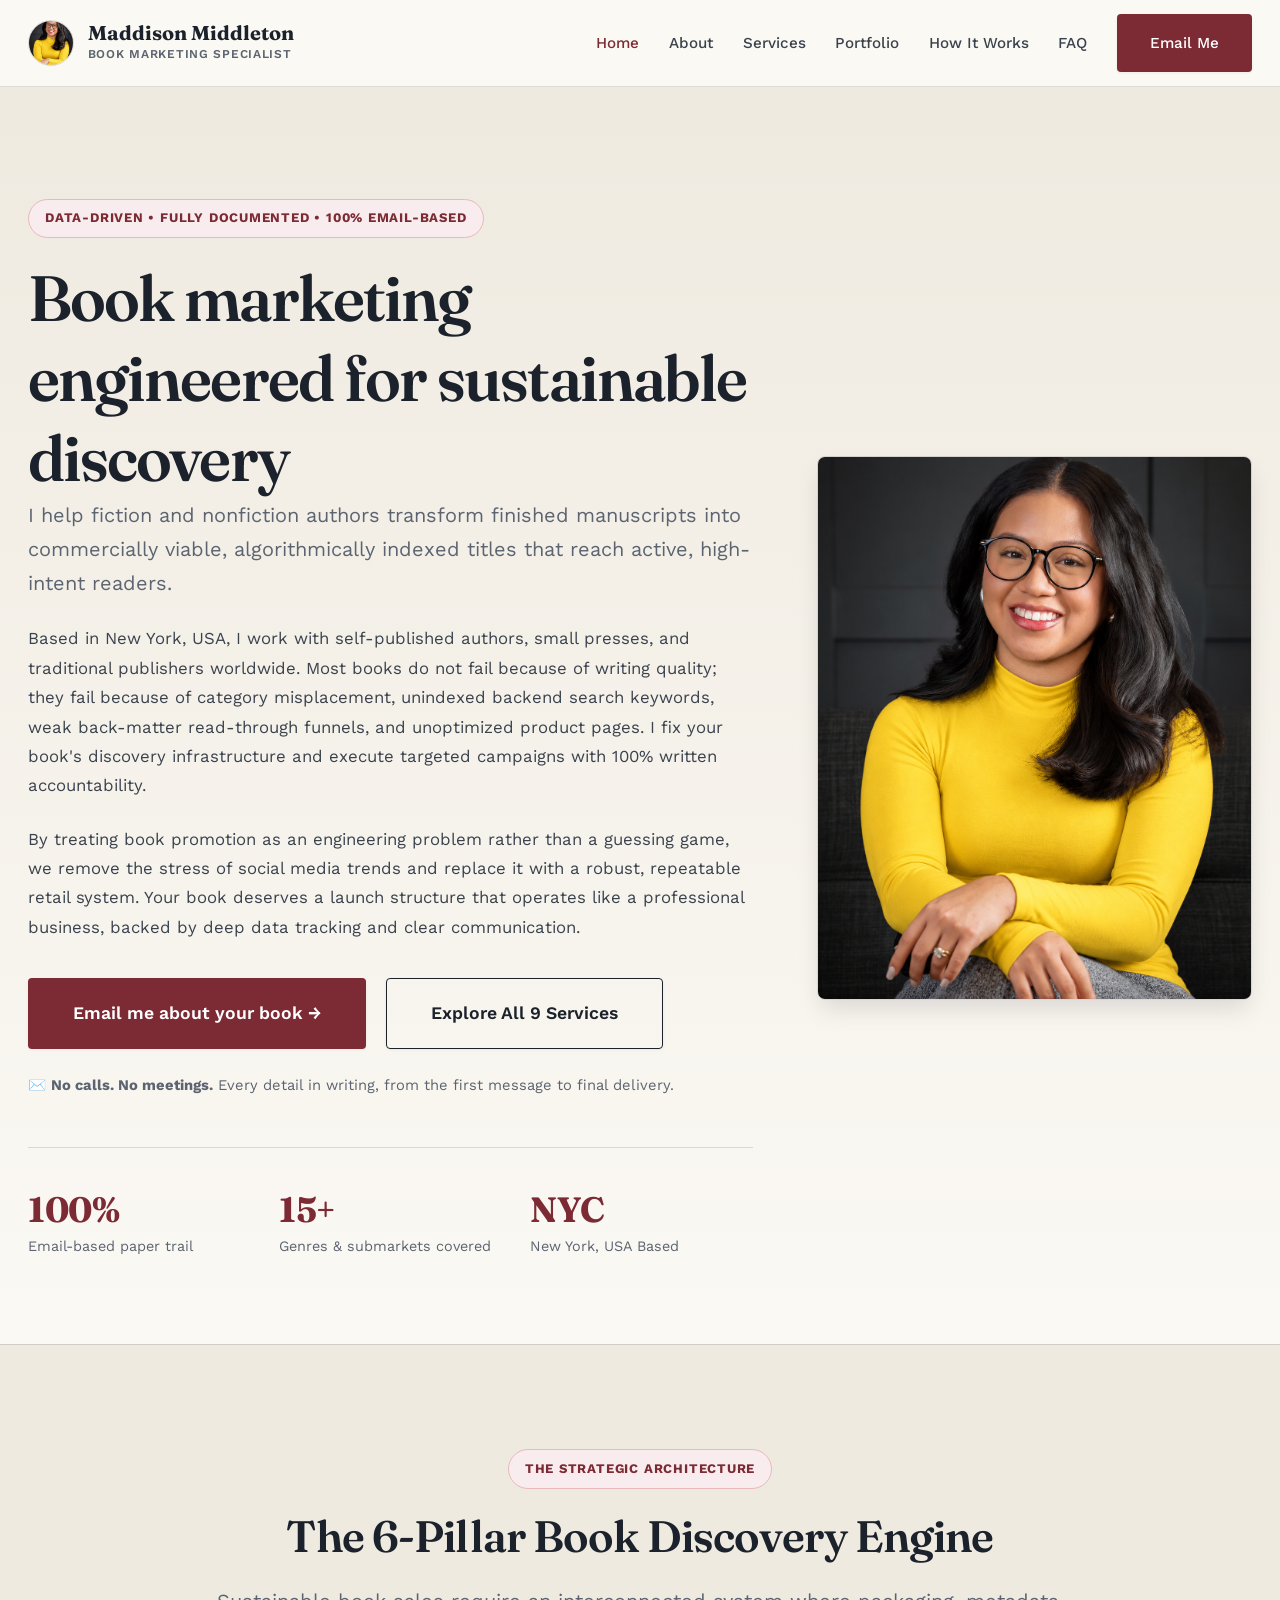
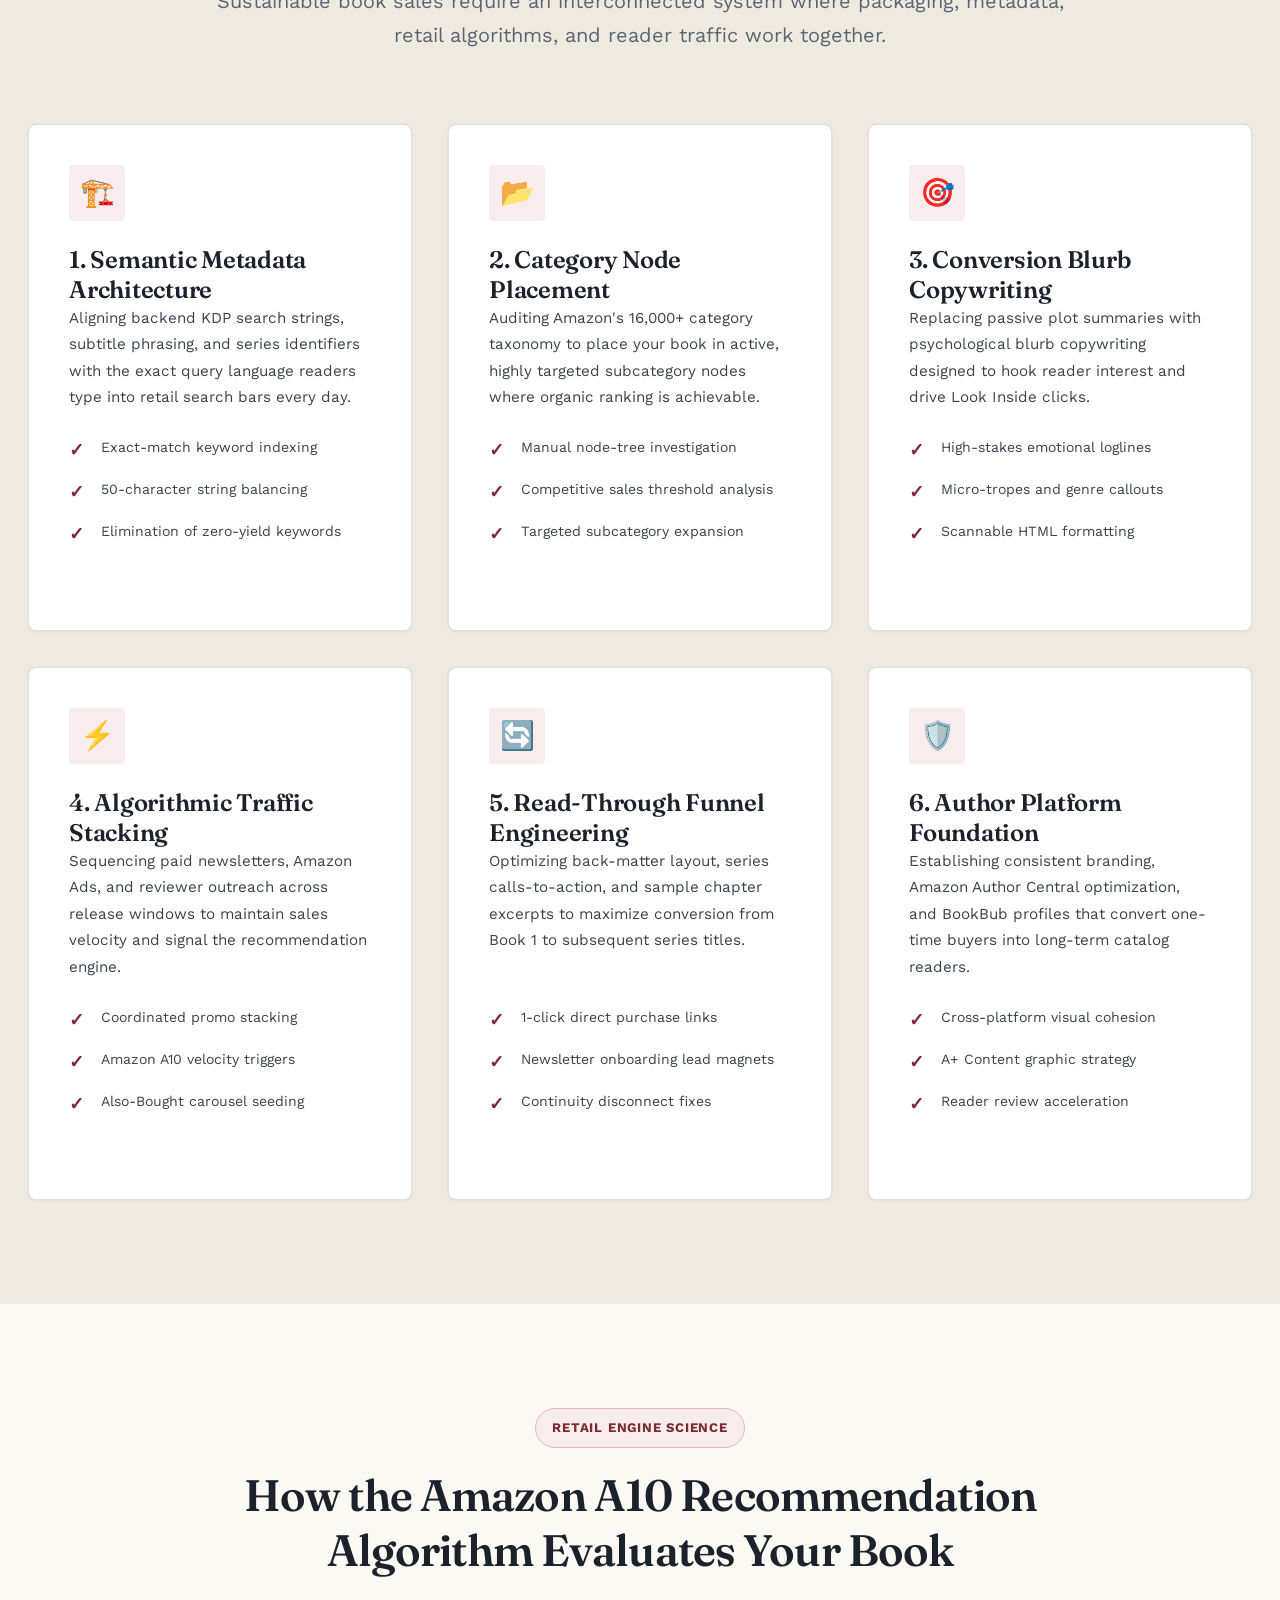
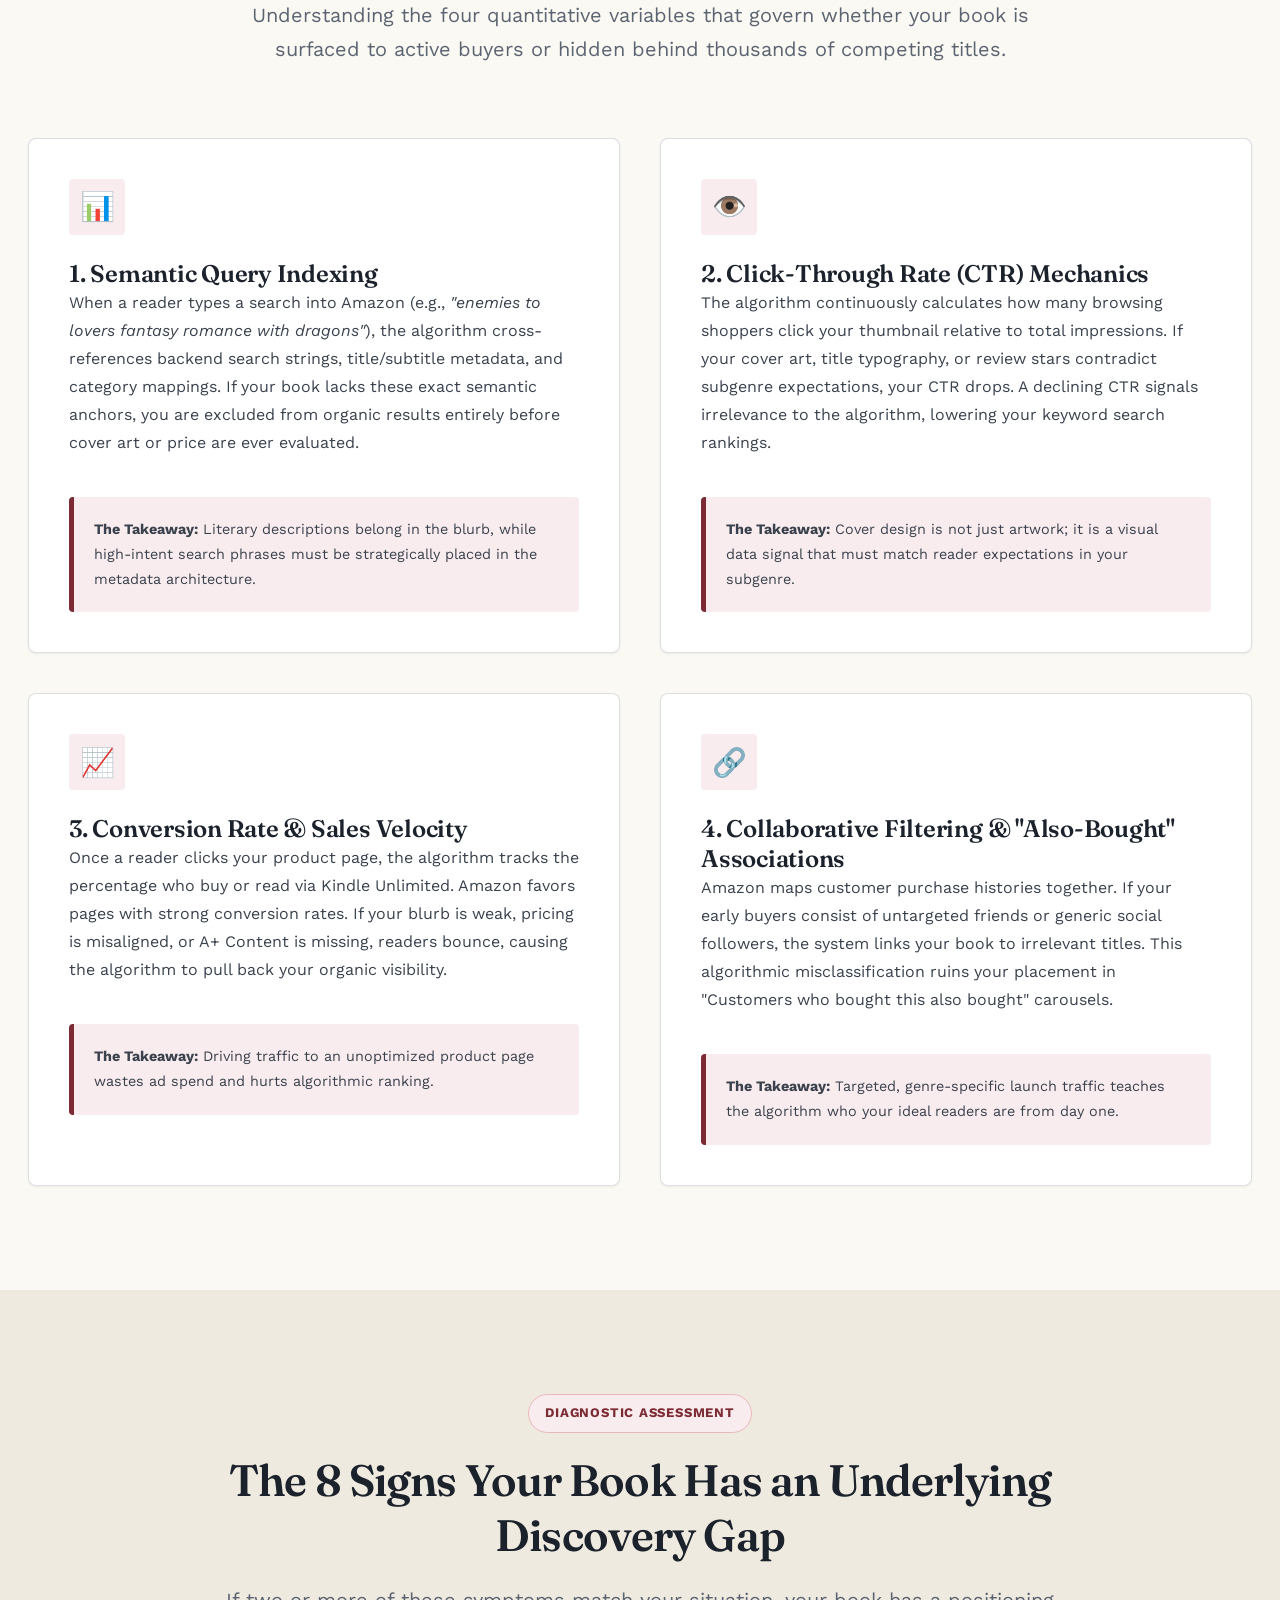
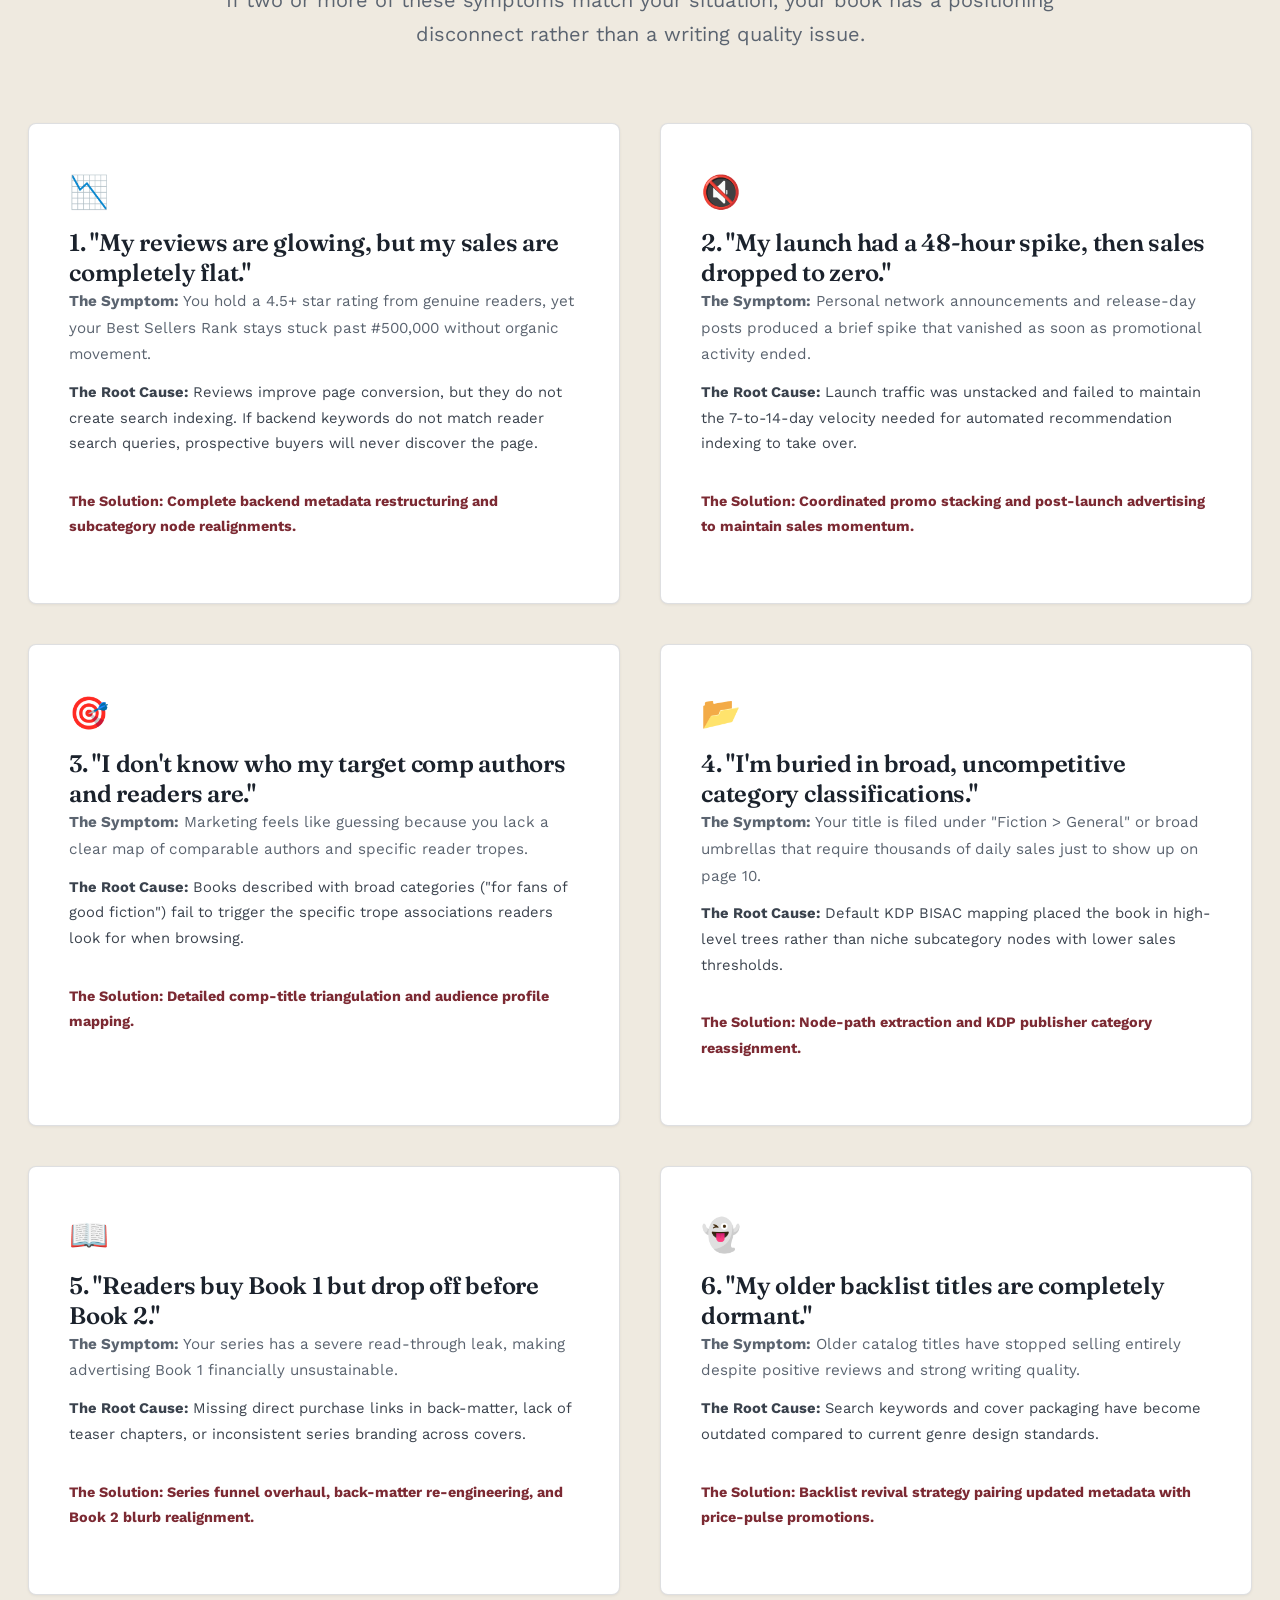
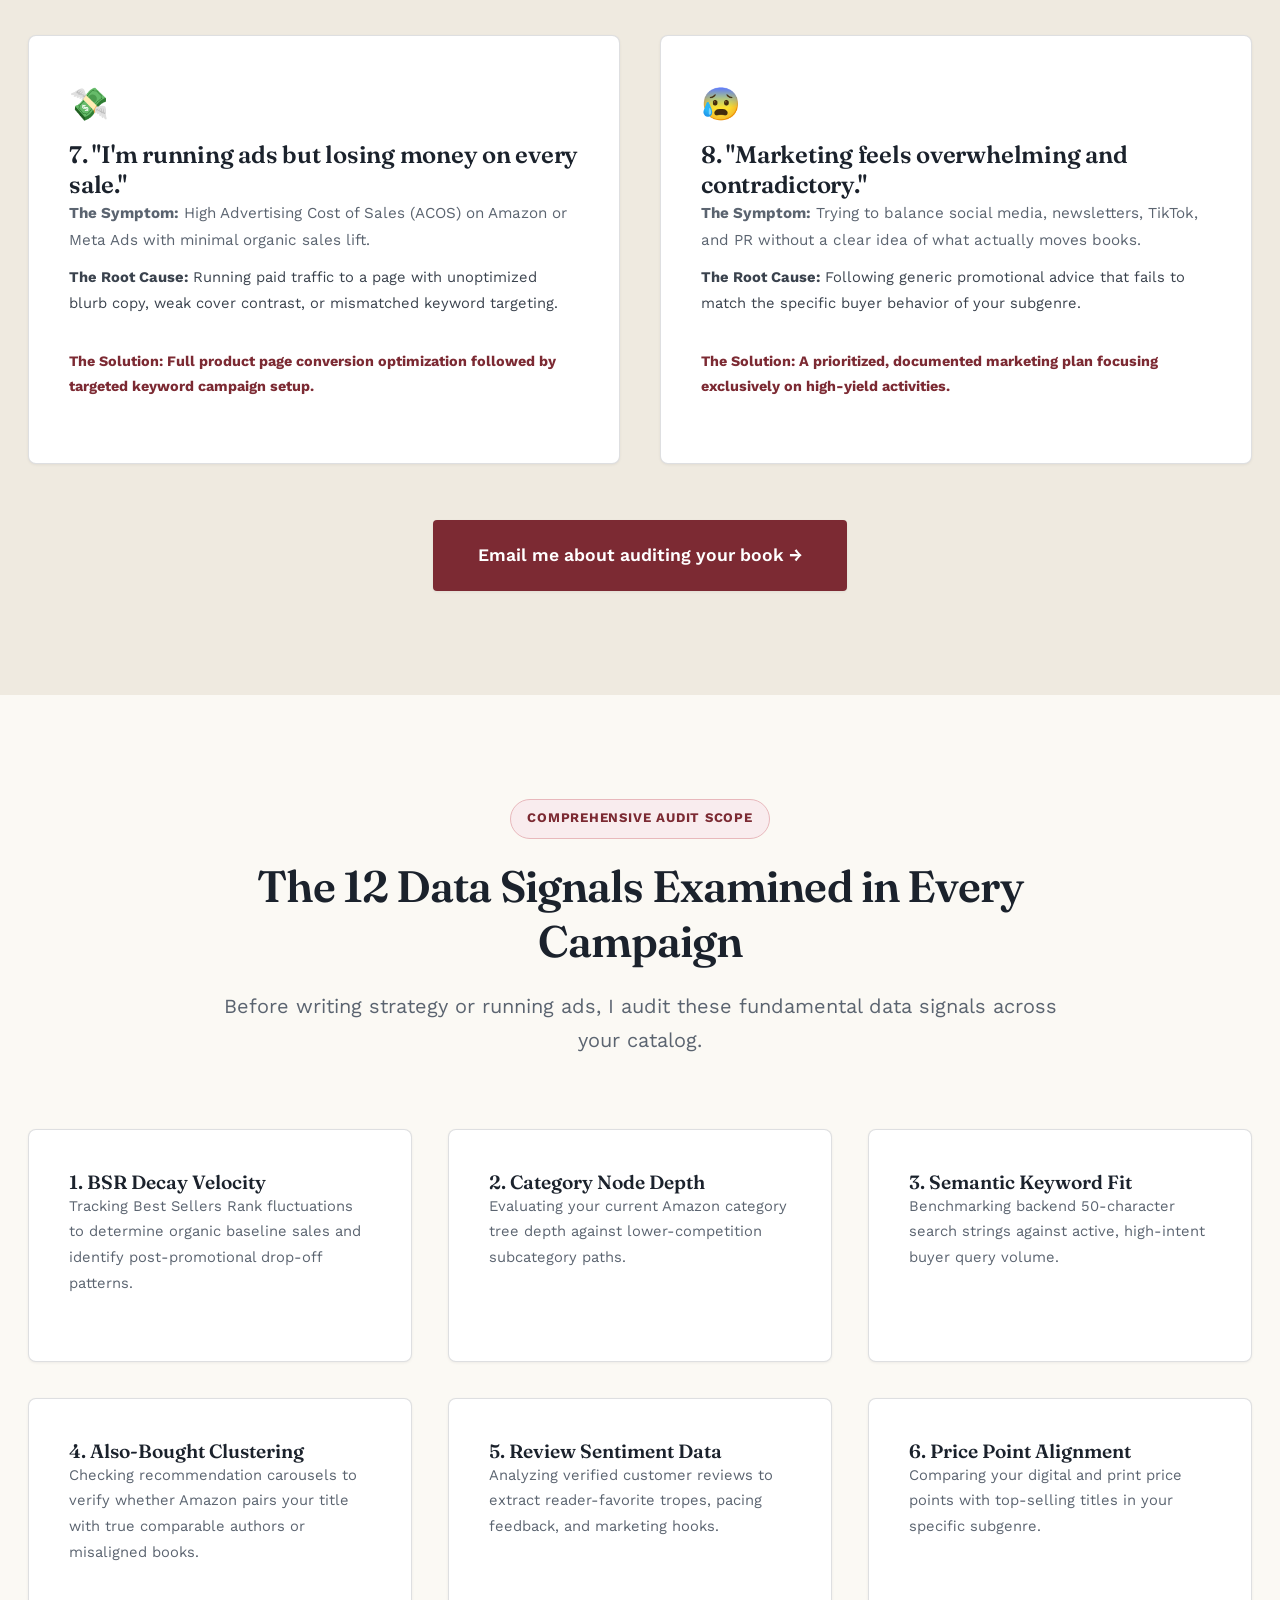
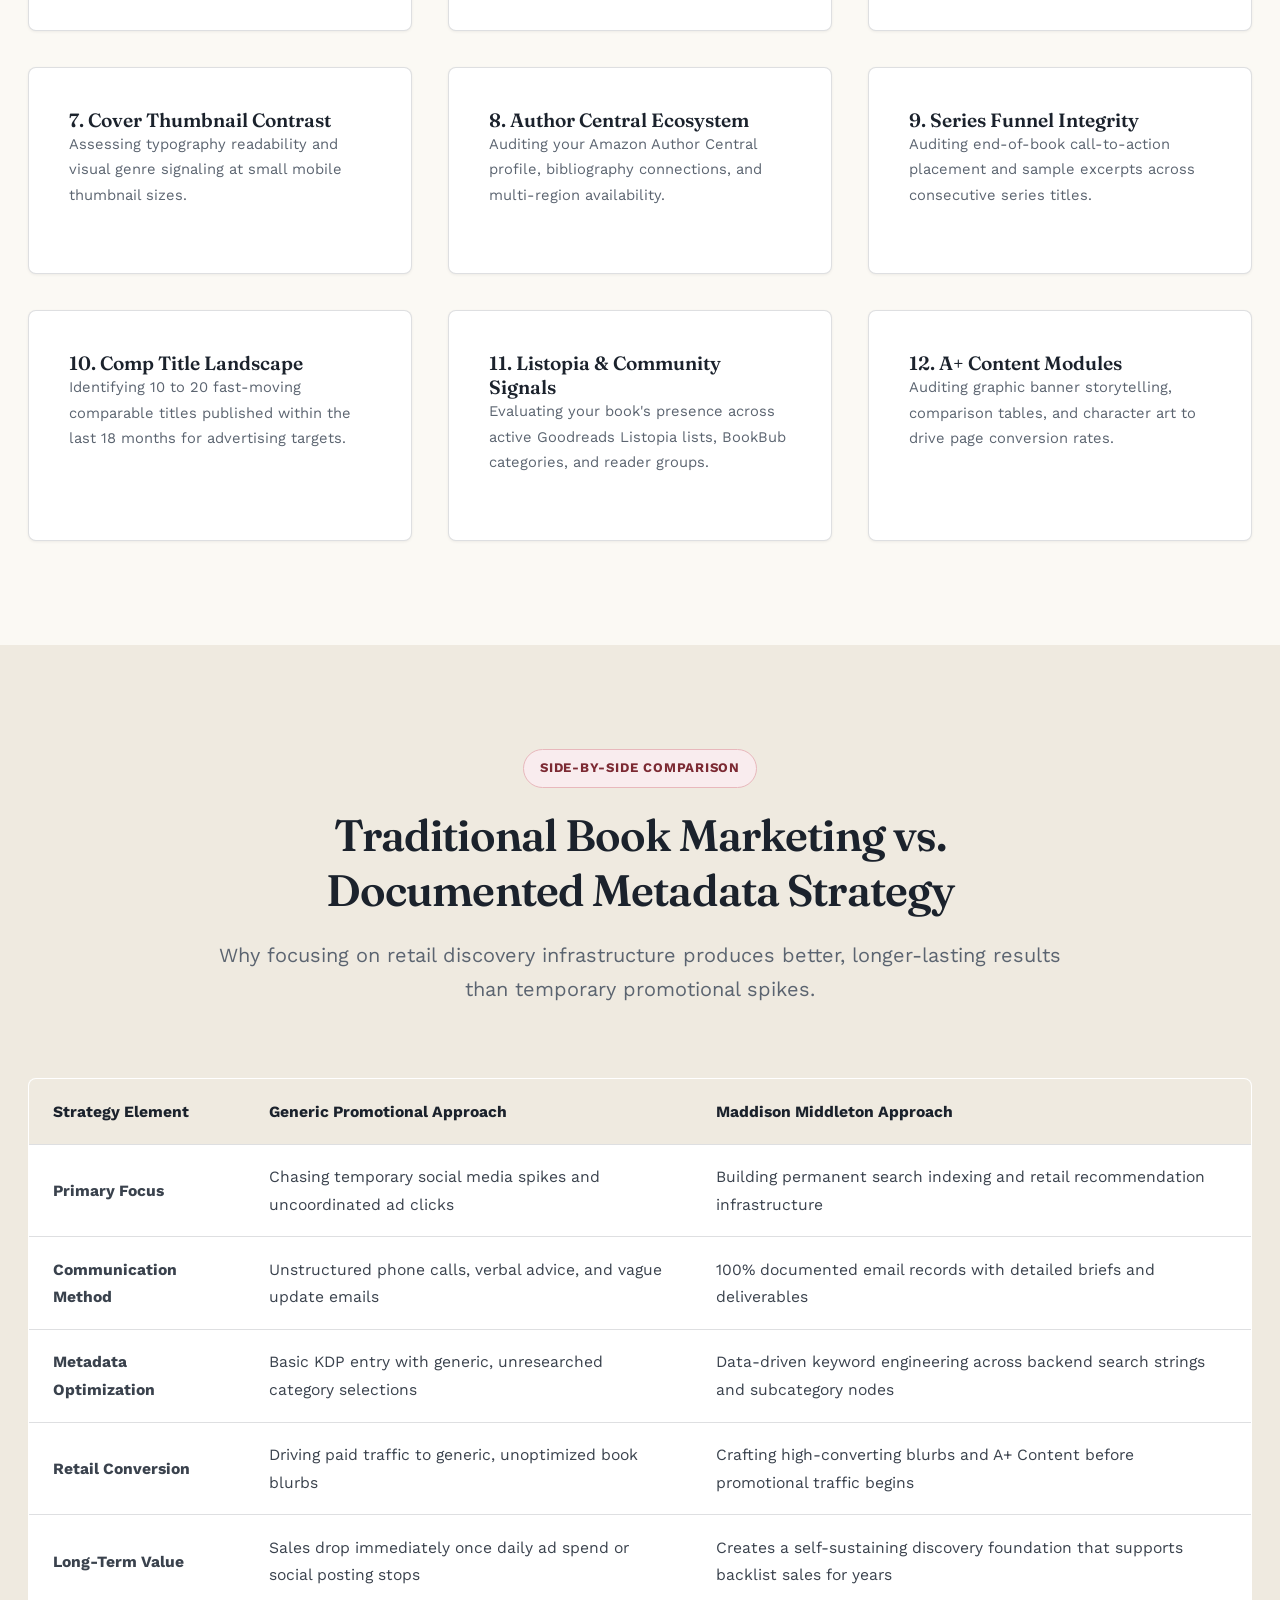
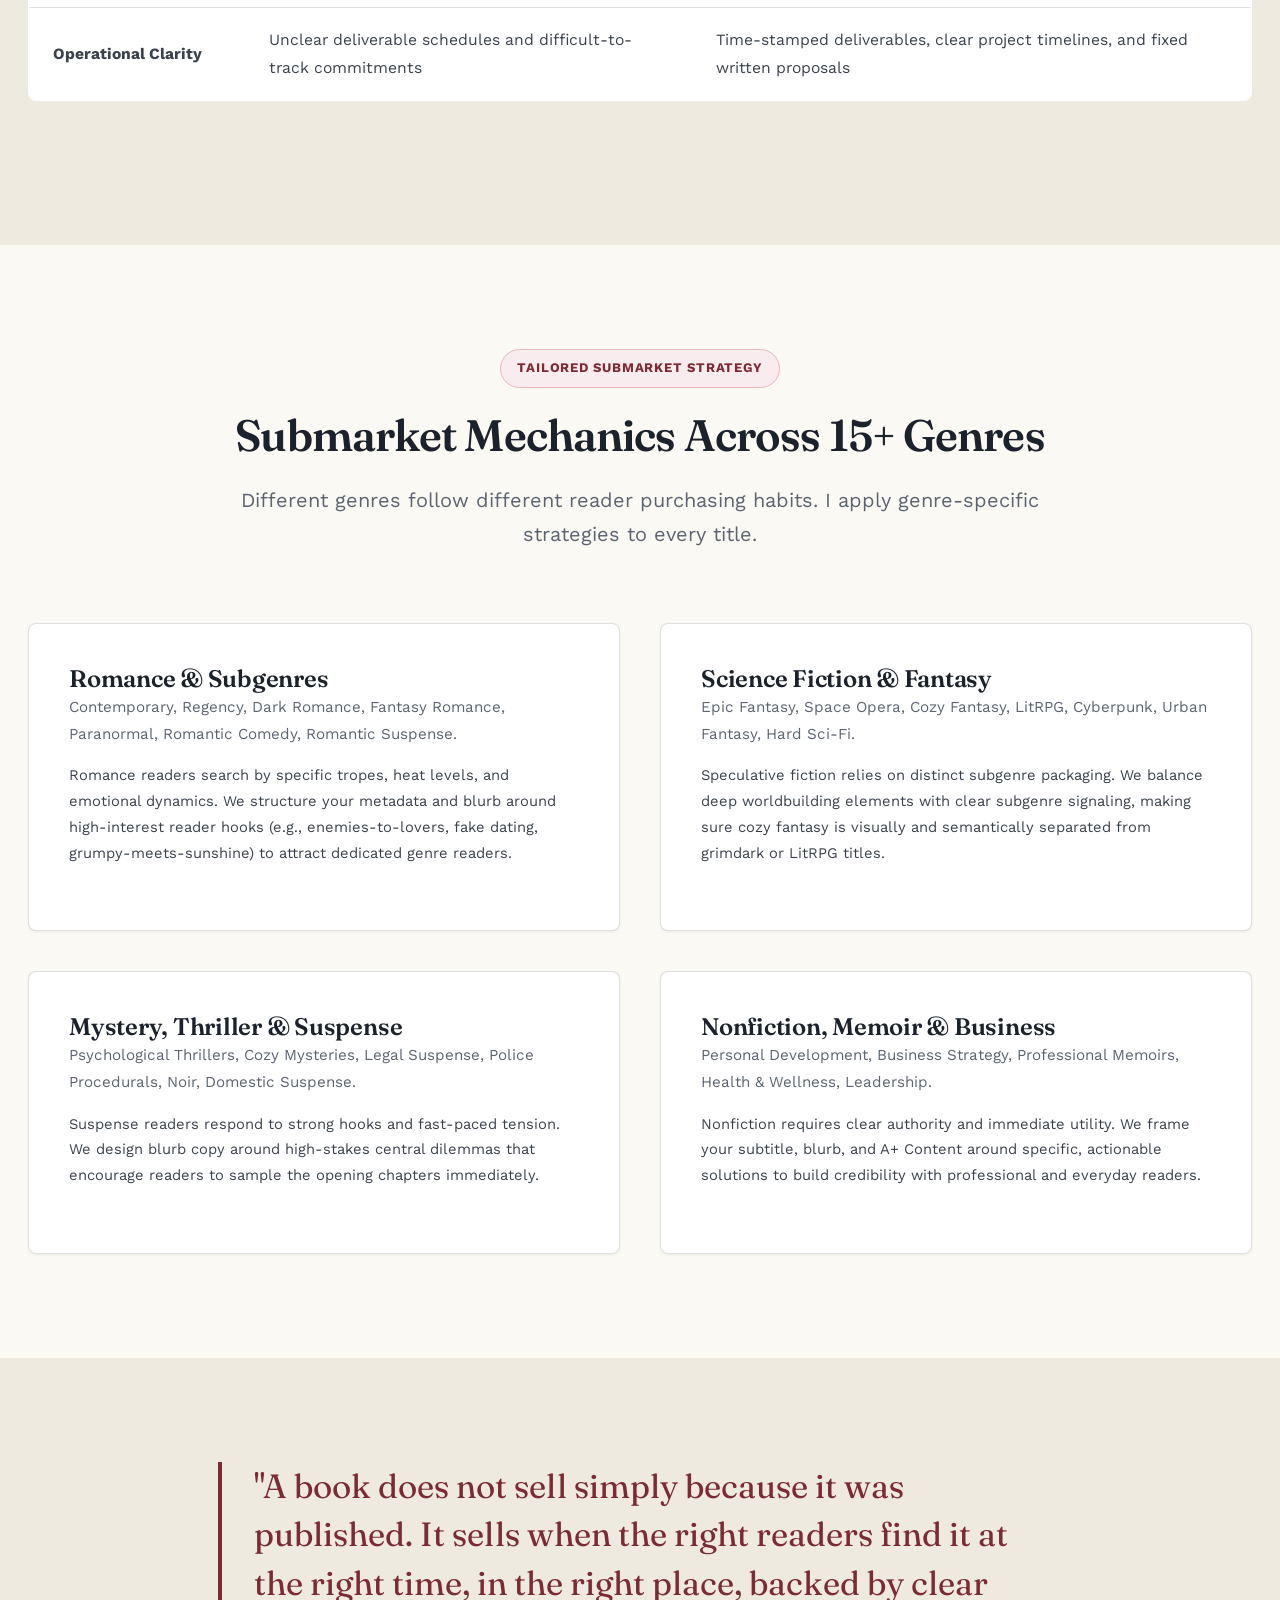
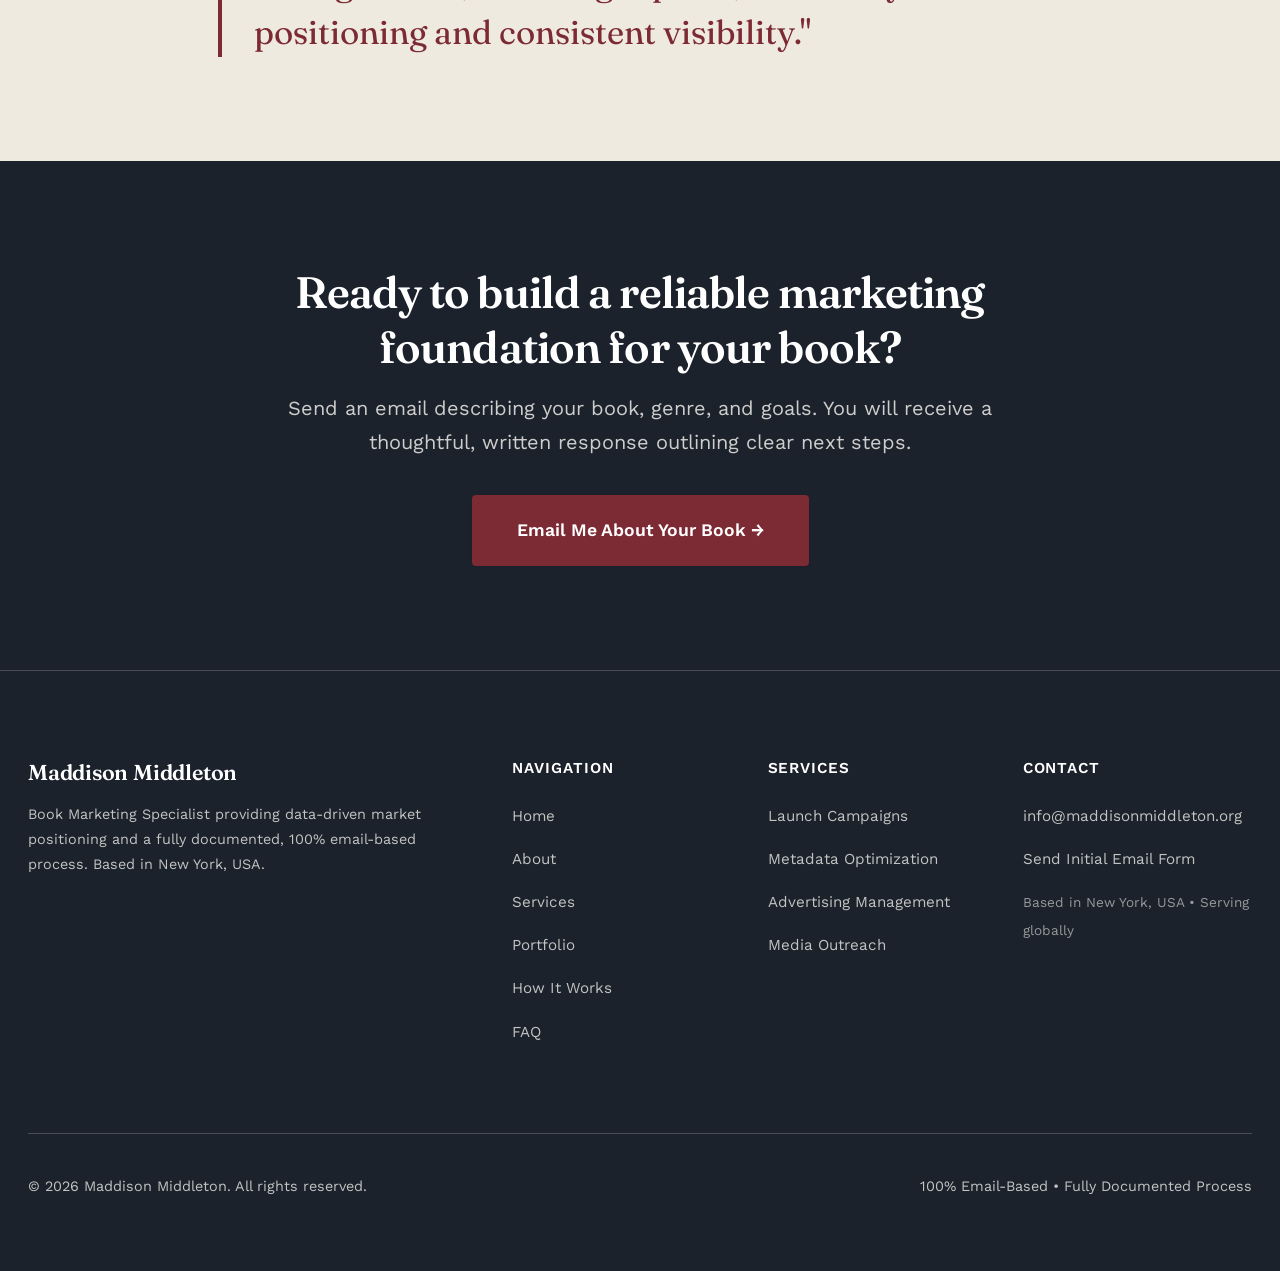
<file: index.html>
<!DOCTYPE html>
<html lang="en">
<head>
  <meta charset="UTF-8">
  <meta name="viewport" content="width=device-width, initial-scale=1.0">
  <title>Maddison Middleton | Book Marketing Specialist</title>
  <meta name="description" content="Data-driven book marketing for authors and independent publishers. Specializing in Amazon metadata architecture, algorithmic indexing, launch campaigns, and paid advertising. 100% email-based process based in New York, USA.">
  <link rel="icon" type="image/png" href="my pic.png">
  <link rel="preconnect" href="https://fonts.googleapis.com">
  <link rel="preconnect" href="https://fonts.gstatic.com" crossorigin>
  <link href="https://fonts.googleapis.com/css2?family=Fraunces:opsz,wght@9..144,500;9..144,600;9..144,700&family=Work+Sans:wght@400;500;600;700&display=swap" rel="stylesheet">
  <link rel="stylesheet" href="style.css">
</head>
<body>

  <!-- Navigation Header -->
  <header class="site-header">
    <div class="container nav-container">
      <a href="index.html" class="brand">
        <span class="brand-mark"><img src="my picture.png" alt="Maddison Middleton" /></span>
        <span>
          <span class="brand-name">Maddison Middleton</span>
          <span class="brand-title">Book Marketing Specialist</span>
        </span>
      </a>
      <button class="menu-toggle" aria-label="Toggle navigation">☰</button>
      <ul class="nav-links">
        <li><a href="index.html" class="active">Home</a></li>
        <li><a href="about.html">About</a></li>
        <li><a href="services.html">Services</a></li>
        <li><a href="portfolio.html">Portfolio</a></li>
        <li><a href="how-it-works.html">How It Works</a></li>
        <li><a href="faq.html">FAQ</a></li>
        <li><a href="contact.html" class="btn">Email Me</a></li>
      </ul>
    </div>
  </header>

  <!-- Hero Section -->
  <section class="hero">
    <div class="container hero-grid">
      <div>
        <span class="badge">Data-Driven • Fully Documented • 100% Email-Based</span>
        <h1>Book marketing engineered for sustainable discovery</h1>
        <p class="lead">I help fiction and nonfiction authors transform finished manuscripts into commercially viable, algorithmically indexed titles that reach active, high-intent readers.</p>
        
        <p style="margin-top: 1.5rem; color: var(--text-body); font-size: 1.05rem;">
          Based in New York, USA, I work with self-published authors, small presses, and traditional publishers worldwide. Most books do not fail because of writing quality; they fail because of category misplacement, unindexed backend search keywords, weak back-matter read-through funnels, and unoptimized product pages. I fix your book's discovery infrastructure and execute targeted campaigns with 100% written accountability.
        </p>

        <p style="margin-top: 1rem; color: var(--text-body); font-size: 1.05rem;">
          By treating book promotion as an engineering problem rather than a guessing game, we remove the stress of social media trends and replace it with a robust, repeatable retail system. Your book deserves a launch structure that operates like a professional business, backed by deep data tracking and clear communication.
        </p>

        <div style="display: flex; gap: 1.25rem; flex-wrap: wrap; margin-top: 2.25rem;">
          <a href="contact.html" class="btn btn-large">Email me about your book →</a>
          <a href="services.html" class="btn btn-secondary btn-large">Explore All 9 Services</a>
        </div>

        <p style="font-size: 0.92rem; color: var(--text-muted); margin-top: 1.5rem;">
          ✉️ <strong>No calls. No meetings.</strong> Every detail in writing, from the first message to final delivery.
        </p>

        <div class="hero-stats">
          <div class="stat-item">
            <h3>100%</h3>
            <p>Email-based paper trail</p>
          </div>
          <div class="stat-item">
            <h3>15+</h3>
            <p>Genres & submarkets covered</p>
          </div>
          <div class="stat-item">
            <h3>NYC</h3>
            <p>New York, USA Based</p>
          </div>
        </div>
      </div>

      <div class="hero-portrait-frame">
        <img src="my picture.png" alt="Maddison Middleton, book marketing specialist" />
      </div>
    </div>
  </section>

  <!-- Section 1: The 6-Pillar Book Discovery Engine -->
  <section class="section bg-subtle">
    <div class="container">
      <div class="section-head">
        <span class="badge">The Strategic Architecture</span>
        <h2>The 6-Pillar Book Discovery Engine</h2>
        <p class="lead">Sustainable book sales require an interconnected system where packaging, metadata, retail algorithms, and reader traffic work together.</p>
      </div>

      <div class="grid-3">
        <div class="card">
          <div class="card-icon">🏗️</div>
          <h3>1. Semantic Metadata Architecture</h3>
          <p style="font-size: 0.95rem; color: var(--text-body);">Aligning backend KDP search strings, subtitle phrasing, and series identifiers with the exact query language readers type into retail search bars every day.</p>
          <ul class="check-list" style="font-size: 0.88rem; margin-top: auto;">
            <li>Exact-match keyword indexing</li>
            <li>50-character string balancing</li>
            <li>Elimination of zero-yield keywords</li>
          </ul>
        </div>

        <div class="card">
          <div class="card-icon">📂</div>
          <h3>2. Category Node Placement</h3>
          <p style="font-size: 0.95rem; color: var(--text-body);">Auditing Amazon's 16,000+ category taxonomy to place your book in active, highly targeted subcategory nodes where organic ranking is achievable.</p>
          <ul class="check-list" style="font-size: 0.88rem; margin-top: auto;">
            <li>Manual node-tree investigation</li>
            <li>Competitive sales threshold analysis</li>
            <li>Targeted subcategory expansion</li>
          </ul>
        </div>

        <div class="card">
          <div class="card-icon">🎯</div>
          <h3>3. Conversion Blurb Copywriting</h3>
          <p style="font-size: 0.95rem; color: var(--text-body);">Replacing passive plot summaries with psychological blurb copywriting designed to hook reader interest and drive Look Inside clicks.</p>
          <ul class="check-list" style="font-size: 0.88rem; margin-top: auto;">
            <li>High-stakes emotional loglines</li>
            <li>Micro-tropes and genre callouts</li>
            <li>Scannable HTML formatting</li>
          </ul>
        </div>

        <div class="card">
          <div class="card-icon">⚡</div>
          <h3>4. Algorithmic Traffic Stacking</h3>
          <p style="font-size: 0.95rem; color: var(--text-body);">Sequencing paid newsletters, Amazon Ads, and reviewer outreach across release windows to maintain sales velocity and signal the recommendation engine.</p>
          <ul class="check-list" style="font-size: 0.88rem; margin-top: auto;">
            <li>Coordinated promo stacking</li>
            <li>Amazon A10 velocity triggers</li>
            <li>Also-Bought carousel seeding</li>
          </ul>
        </div>

        <div class="card">
          <div class="card-icon">🔄</div>
          <h3>5. Read-Through Funnel Engineering</h3>
          <p style="font-size: 0.95rem; color: var(--text-body);">Optimizing back-matter layout, series calls-to-action, and sample chapter excerpts to maximize conversion from Book 1 to subsequent series titles.</p>
          <ul class="check-list" style="font-size: 0.88rem; margin-top: auto;">
            <li>1-click direct purchase links</li>
            <li>Newsletter onboarding lead magnets</li>
            <li>Continuity disconnect fixes</li>
          </ul>
        </div>

        <div class="card">
          <div class="card-icon">🛡️</div>
          <h3>6. Author Platform Foundation</h3>
          <p style="font-size: 0.95rem; color: var(--text-body);">Establishing consistent branding, Amazon Author Central optimization, and BookBub profiles that convert one-time buyers into long-term catalog readers.</p>
          <ul class="check-list" style="font-size: 0.88rem; margin-top: auto;">
            <li>Cross-platform visual cohesion</li>
            <li>A+ Content graphic strategy</li>
            <li>Reader review acceleration</li>
          </ul>
        </div>
      </div>
    </div>
  </section>

  <!-- Section 2: Deep Amazon Algorithm Breakdown -->
  <section class="section">
    <div class="container">
      <div class="section-head">
        <span class="badge">Retail Engine Science</span>
        <h2>How the Amazon A10 Recommendation Algorithm Evaluates Your Book</h2>
        <p class="lead">Understanding the four quantitative variables that govern whether your book is surfaced to active buyers or hidden behind thousands of competing titles.</p>
      </div>

      <div class="grid-2">
        <div class="card">
          <div class="card-icon">📊</div>
          <h3>1. Semantic Query Indexing</h3>
          <p>When a reader types a search into Amazon (e.g., <em>"enemies to lovers fantasy romance with dragons"</em>), the algorithm cross-references backend search strings, title/subtitle metadata, and category mappings. If your book lacks these exact semantic anchors, you are excluded from organic results entirely before cover art or price are ever evaluated.</p>
          <div class="callout-box" style="margin: 1rem 0 0; padding: 1.25rem;">
            <p style="font-size: 0.9rem; margin: 0;"><strong>The Takeaway:</strong> Literary descriptions belong in the blurb, while high-intent search phrases must be strategically placed in the metadata architecture.</p>
          </div>
        </div>

        <div class="card">
          <div class="card-icon">👁️</div>
          <h3>2. Click-Through Rate (CTR) Mechanics</h3>
          <p>The algorithm continuously calculates how many browsing shoppers click your thumbnail relative to total impressions. If your cover art, title typography, or review stars contradict subgenre expectations, your CTR drops. A declining CTR signals irrelevance to the algorithm, lowering your keyword search rankings.</p>
          <div class="callout-box" style="margin: 1rem 0 0; padding: 1.25rem;">
            <p style="font-size: 0.9rem; margin: 0;"><strong>The Takeaway:</strong> Cover design is not just artwork; it is a visual data signal that must match reader expectations in your subgenre.</p>
          </div>
        </div>

        <div class="card">
          <div class="card-icon">📈</div>
          <h3>3. Conversion Rate & Sales Velocity</h3>
          <p>Once a reader clicks your product page, the algorithm tracks the percentage who buy or read via Kindle Unlimited. Amazon favors pages with strong conversion rates. If your blurb is weak, pricing is misaligned, or A+ Content is missing, readers bounce, causing the algorithm to pull back your organic visibility.</p>
          <div class="callout-box" style="margin: 1rem 0 0; padding: 1.25rem;">
            <p style="font-size: 0.9rem; margin: 0;"><strong>The Takeaway:</strong> Driving traffic to an unoptimized product page wastes ad spend and hurts algorithmic ranking.</p>
          </div>
        </div>

        <div class="card">
          <div class="card-icon">🔗</div>
          <h3>4. Collaborative Filtering & "Also-Bought" Associations</h3>
          <p>Amazon maps customer purchase histories together. If your early buyers consist of untargeted friends or generic social followers, the system links your book to irrelevant titles. This algorithmic misclassification ruins your placement in "Customers who bought this also bought" carousels.</p>
          <div class="callout-box" style="margin: 1rem 0 0; padding: 1.25rem;">
            <p style="font-size: 0.9rem; margin: 0;"><strong>The Takeaway:</strong> Targeted, genre-specific launch traffic teaches the algorithm who your ideal readers are from day one.</p>
          </div>
        </div>
      </div>
    </div>
  </section>

  <!-- Section 3: The 8 Signs of a Discovery Gap -->
  <section class="section bg-subtle">
    <div class="container">
      <div class="section-head">
        <span class="badge">Diagnostic Assessment</span>
        <h2>The 8 Signs Your Book Has an Underlying Discovery Gap</h2>
        <p class="lead">If two or more of these symptoms match your situation, your book has a positioning disconnect rather than a writing quality issue.</p>
      </div>

      <div class="grid-2">
        <div class="card">
          <span style="font-size: 2rem; margin-bottom: 0.5rem;">📉</span>
          <h3>1. "My reviews are glowing, but my sales are completely flat."</h3>
          <p style="font-size: 0.95rem; color: var(--text-muted); margin-bottom: 0.75rem;"><strong>The Symptom:</strong> You hold a 4.5+ star rating from genuine readers, yet your Best Sellers Rank stays stuck past #500,000 without organic movement.</p>
          <p style="font-size: 0.92rem;"><strong>The Root Cause:</strong> Reviews improve page conversion, but they do not create search indexing. If backend keywords do not match reader search queries, prospective buyers will never discover the page.</p>
          <p style="font-size: 0.9rem; color: var(--oxblood); font-weight: 700; margin-top: 0.5rem;">The Solution: Complete backend metadata restructuring and subcategory node realignments.</p>
        </div>

        <div class="card">
          <span style="font-size: 2rem; margin-bottom: 0.5rem;">🔇</span>
          <h3>2. "My launch had a 48-hour spike, then sales dropped to zero."</h3>
          <p style="font-size: 0.95rem; color: var(--text-muted); margin-bottom: 0.75rem;"><strong>The Symptom:</strong> Personal network announcements and release-day posts produced a brief spike that vanished as soon as promotional activity ended.</p>
          <p style="font-size: 0.92rem;"><strong>The Root Cause:</strong> Launch traffic was unstacked and failed to maintain the 7-to-14-day velocity needed for automated recommendation indexing to take over.</p>
          <p style="font-size: 0.9rem; color: var(--oxblood); font-weight: 700; margin-top: 0.5rem;">The Solution: Coordinated promo stacking and post-launch advertising to maintain sales momentum.</p>
        </div>

        <div class="card">
          <span style="font-size: 2rem; margin-bottom: 0.5rem;">🎯</span>
          <h3>3. "I don't know who my target comp authors and readers are."</h3>
          <p style="font-size: 0.95rem; color: var(--text-muted); margin-bottom: 0.75rem;"><strong>The Symptom:</strong> Marketing feels like guessing because you lack a clear map of comparable authors and specific reader tropes.</p>
          <p style="font-size: 0.92rem;"><strong>The Root Cause:</strong> Books described with broad categories ("for fans of good fiction") fail to trigger the specific trope associations readers look for when browsing.</p>
          <p style="font-size: 0.9rem; color: var(--oxblood); font-weight: 700; margin-top: 0.5rem;">The Solution: Detailed comp-title triangulation and audience profile mapping.</p>
        </div>

        <div class="card">
          <span style="font-size: 2rem; margin-bottom: 0.5rem;">📂</span>
          <h3>4. "I'm buried in broad, uncompetitive category classifications."</h3>
          <p style="font-size: 0.95rem; color: var(--text-muted); margin-bottom: 0.75rem;"><strong>The Symptom:</strong> Your title is filed under "Fiction > General" or broad umbrellas that require thousands of daily sales just to show up on page 10.</p>
          <p style="font-size: 0.92rem;"><strong>The Root Cause:</strong> Default KDP BISAC mapping placed the book in high-level trees rather than niche subcategory nodes with lower sales thresholds.</p>
          <p style="font-size: 0.9rem; color: var(--oxblood); font-weight: 700; margin-top: 0.5rem;">The Solution: Node-path extraction and KDP publisher category reassignment.</p>
        </div>

        <div class="card">
          <span style="font-size: 2rem; margin-bottom: 0.5rem;">📖</span>
          <h3>5. "Readers buy Book 1 but drop off before Book 2."</h3>
          <p style="font-size: 0.95rem; color: var(--text-muted); margin-bottom: 0.75rem;"><strong>The Symptom:</strong> Your series has a severe read-through leak, making advertising Book 1 financially unsustainable.</p>
          <p style="font-size: 0.92rem;"><strong>The Root Cause:</strong> Missing direct purchase links in back-matter, lack of teaser chapters, or inconsistent series branding across covers.</p>
          <p style="font-size: 0.9rem; color: var(--oxblood); font-weight: 700; margin-top: 0.5rem;">The Solution: Series funnel overhaul, back-matter re-engineering, and Book 2 blurb realignment.</p>
        </div>

        <div class="card">
          <span style="font-size: 2rem; margin-bottom: 0.5rem;">👻</span>
          <h3>6. "My older backlist titles are completely dormant."</h3>
          <p style="font-size: 0.95rem; color: var(--text-muted); margin-bottom: 0.75rem;"><strong>The Symptom:</strong> Older catalog titles have stopped selling entirely despite positive reviews and strong writing quality.</p>
          <p style="font-size: 0.92rem;"><strong>The Root Cause:</strong> Search keywords and cover packaging have become outdated compared to current genre design standards.</p>
          <p style="font-size: 0.9rem; color: var(--oxblood); font-weight: 700; margin-top: 0.5rem;">The Solution: Backlist revival strategy pairing updated metadata with price-pulse promotions.</p>
        </div>

        <div class="card">
          <span style="font-size: 2rem; margin-bottom: 0.5rem;">💸</span>
          <h3>7. "I'm running ads but losing money on every sale."</h3>
          <p style="font-size: 0.95rem; color: var(--text-muted); margin-bottom: 0.75rem;"><strong>The Symptom:</strong> High Advertising Cost of Sales (ACOS) on Amazon or Meta Ads with minimal organic sales lift.</p>
          <p style="font-size: 0.92rem;"><strong>The Root Cause:</strong> Running paid traffic to a page with unoptimized blurb copy, weak cover contrast, or mismatched keyword targeting.</p>
          <p style="font-size: 0.9rem; color: var(--oxblood); font-weight: 700; margin-top: 0.5rem;">The Solution: Full product page conversion optimization followed by targeted keyword campaign setup.</p>
        </div>

        <div class="card">
          <span style="font-size: 2rem; margin-bottom: 0.5rem;">😰</span>
          <h3>8. "Marketing feels overwhelming and contradictory."</h3>
          <p style="font-size: 0.95rem; color: var(--text-muted); margin-bottom: 0.75rem;"><strong>The Symptom:</strong> Trying to balance social media, newsletters, TikTok, and PR without a clear idea of what actually moves books.</p>
          <p style="font-size: 0.92rem;"><strong>The Root Cause:</strong> Following generic promotional advice that fails to match the specific buyer behavior of your subgenre.</p>
          <p style="font-size: 0.9rem; color: var(--oxblood); font-weight: 700; margin-top: 0.5rem;">The Solution: A prioritized, documented marketing plan focusing exclusively on high-yield activities.</p>
        </div>
      </div>

      <div style="text-align: center; margin-top: 3.5rem;">
        <a href="contact.html" class="btn btn-large">Email me about auditing your book →</a>
      </div>
    </div>
  </section>

  <!-- Section 4: 12 Data Signals Audited -->
  <section class="section">
    <div class="container">
      <div class="section-head">
        <span class="badge">Comprehensive Audit Scope</span>
        <h2>The 12 Data Signals Examined in Every Campaign</h2>
        <p class="lead">Before writing strategy or running ads, I audit these fundamental data signals across your catalog.</p>
      </div>

      <div class="grid-3">
        <div class="card">
          <h4>1. BSR Decay Velocity</h4>
          <p style="font-size: 0.92rem; color: var(--text-muted);">Tracking Best Sellers Rank fluctuations to determine organic baseline sales and identify post-promotional drop-off patterns.</p>
        </div>

        <div class="card">
          <h4>2. Category Node Depth</h4>
          <p style="font-size: 0.92rem; color: var(--text-muted);">Evaluating your current Amazon category tree depth against lower-competition subcategory paths.</p>
        </div>

        <div class="card">
          <h4>3. Semantic Keyword Fit</h4>
          <p style="font-size: 0.92rem; color: var(--text-muted);">Benchmarking backend 50-character search strings against active, high-intent buyer query volume.</p>
        </div>

        <div class="card">
          <h4>4. Also-Bought Clustering</h4>
          <p style="font-size: 0.92rem; color: var(--text-muted);">Checking recommendation carousels to verify whether Amazon pairs your title with true comparable authors or misaligned books.</p>
        </div>

        <div class="card">
          <h4>5. Review Sentiment Data</h4>
          <p style="font-size: 0.92rem; color: var(--text-muted);">Analyzing verified customer reviews to extract reader-favorite tropes, pacing feedback, and marketing hooks.</p>
        </div>

        <div class="card">
          <h4>6. Price Point Alignment</h4>
          <p style="font-size: 0.92rem; color: var(--text-muted);">Comparing your digital and print price points with top-selling titles in your specific subgenre.</p>
        </div>

        <div class="card">
          <h4>7. Cover Thumbnail Contrast</h4>
          <p style="font-size: 0.92rem; color: var(--text-muted);">Assessing typography readability and visual genre signaling at small mobile thumbnail sizes.</p>
        </div>

        <div class="card">
          <h4>8. Author Central Ecosystem</h4>
          <p style="font-size: 0.92rem; color: var(--text-muted);">Auditing your Amazon Author Central profile, bibliography connections, and multi-region availability.</p>
        </div>

        <div class="card">
          <h4>9. Series Funnel Integrity</h4>
          <p style="font-size: 0.92rem; color: var(--text-muted);">Auditing end-of-book call-to-action placement and sample excerpts across consecutive series titles.</p>
        </div>

        <div class="card">
          <h4>10. Comp Title Landscape</h4>
          <p style="font-size: 0.92rem; color: var(--text-muted);">Identifying 10 to 20 fast-moving comparable titles published within the last 18 months for advertising targets.</p>
        </div>

        <div class="card">
          <h4>11. Listopia & Community Signals</h4>
          <p style="font-size: 0.92rem; color: var(--text-muted);">Evaluating your book's presence across active Goodreads Listopia lists, BookBub categories, and reader groups.</p>
        </div>

        <div class="card">
          <h4>12. A+ Content Modules</h4>
          <p style="font-size: 0.92rem; color: var(--text-muted);">Auditing graphic banner storytelling, comparison tables, and character art to drive page conversion rates.</p>
        </div>
      </div>
    </div>
  </section>

  <!-- Section 5: Traditional Marketing vs Documented Strategy -->
  <section class="section bg-subtle">
    <div class="container">
      <div class="section-head">
        <span class="badge">Side-by-Side Comparison</span>
        <h2>Traditional Book Marketing vs. Documented Metadata Strategy</h2>
        <p class="lead">Why focusing on retail discovery infrastructure produces better, longer-lasting results than temporary promotional spikes.</p>
      </div>

      <table class="data-table">
        <thead>
          <tr>
            <th>Strategy Element</th>
            <th>Generic Promotional Approach</th>
            <th>Maddison Middleton Approach</th>
          </tr>
        </thead>
        <tbody>
          <tr>
            <td><strong>Primary Focus</strong></td>
            <td>Chasing temporary social media spikes and uncoordinated ad clicks</td>
            <td>Building permanent search indexing and retail recommendation infrastructure</td>
          </tr>
          <tr>
            <td><strong>Communication Method</strong></td>
            <td>Unstructured phone calls, verbal advice, and vague update emails</td>
            <td>100% documented email records with detailed briefs and deliverables</td>
          </tr>
          <tr>
            <td><strong>Metadata Optimization</strong></td>
            <td>Basic KDP entry with generic, unresearched category selections</td>
            <td>Data-driven keyword engineering across backend search strings and subcategory nodes</td>
          </tr>
          <tr>
            <td><strong>Retail Conversion</strong></td>
            <td>Driving paid traffic to generic, unoptimized book blurbs</td>
            <td>Crafting high-converting blurbs and A+ Content before promotional traffic begins</td>
          </tr>
          <tr>
            <td><strong>Long-Term Value</strong></td>
            <td>Sales drop immediately once daily ad spend or social posting stops</td>
            <td>Creates a self-sustaining discovery foundation that supports backlist sales for years</td>
          </tr>
          <tr>
            <td><strong>Operational Clarity</strong></td>
            <td>Unclear deliverable schedules and difficult-to-track commitments</td>
            <td>Time-stamped deliverables, clear project timelines, and fixed written proposals</td>
          </tr>
        </tbody>
      </table>
    </div>
  </section>

  <!-- Section 6: Genre Specialization Matrix -->
  <section class="section">
    <div class="container">
      <div class="section-head">
        <span class="badge">Tailored Submarket Strategy</span>
        <h2>Submarket Mechanics Across 15+ Genres</h2>
        <p class="lead">Different genres follow different reader purchasing habits. I apply genre-specific strategies to every title.</p>
      </div>

      <div class="grid-2">
        <div class="card">
          <h3>Romance & Subgenres</h3>
          <p style="font-size: 0.95rem; color: var(--text-muted); margin-bottom: 1rem;">Contemporary, Regency, Dark Romance, Fantasy Romance, Paranormal, Romantic Comedy, Romantic Suspense.</p>
          <p style="font-size: 0.92rem;">Romance readers search by specific tropes, heat levels, and emotional dynamics. We structure your metadata and blurb around high-interest reader hooks (e.g., enemies-to-lovers, fake dating, grumpy-meets-sunshine) to attract dedicated genre readers.</p>
        </div>

        <div class="card">
          <h3>Science Fiction & Fantasy</h3>
          <p style="font-size: 0.95rem; color: var(--text-muted); margin-bottom: 1rem;">Epic Fantasy, Space Opera, Cozy Fantasy, LitRPG, Cyberpunk, Urban Fantasy, Hard Sci-Fi.</p>
          <p style="font-size: 0.92rem;">Speculative fiction relies on distinct subgenre packaging. We balance deep worldbuilding elements with clear subgenre signaling, making sure cozy fantasy is visually and semantically separated from grimdark or LitRPG titles.</p>
        </div>

        <div class="card">
          <h3>Mystery, Thriller & Suspense</h3>
          <p style="font-size: 0.95rem; color: var(--text-muted); margin-bottom: 1rem;">Psychological Thrillers, Cozy Mysteries, Legal Suspense, Police Procedurals, Noir, Domestic Suspense.</p>
          <p style="font-size: 0.92rem;">Suspense readers respond to strong hooks and fast-paced tension. We design blurb copy around high-stakes central dilemmas that encourage readers to sample the opening chapters immediately.</p>
        </div>

        <div class="card">
          <h3>Nonfiction, Memoir & Business</h3>
          <p style="font-size: 0.95rem; color: var(--text-muted); margin-bottom: 1rem;">Personal Development, Business Strategy, Professional Memoirs, Health & Wellness, Leadership.</p>
          <p style="font-size: 0.92rem;">Nonfiction requires clear authority and immediate utility. We frame your subtitle, blurb, and A+ Content around specific, actionable solutions to build credibility with professional and everyday readers.</p>
        </div>
      </div>
    </div>
  </section>

  <!-- Section 7: Pull Quote & Philosophy -->
  <section class="section bg-subtle">
    <div class="container" style="max-width: 900px; text-align: center;">
      <p style="font-family: var(--font-display); font-size: clamp(1.4rem, 2.8vw, 2.1rem); color: var(--oxblood); line-height: 1.45; border-left: 4px solid var(--oxblood); padding-left: 2rem; text-align: left; margin: 0 auto;">
        "A book does not sell simply because it was published. It sells when the right readers find it at the right time, in the right place, backed by clear positioning and consistent visibility."
      </p>
    </div>
  </section>

  <!-- CTA Banner -->
  <section class="section bg-dark">
    <div class="container" style="text-align: center; max-width: 850px;">
      <h2>Ready to build a reliable marketing foundation for your book?</h2>
      <p class="lead" style="color: rgba(251, 249, 244, 0.8); margin-top: 1rem;">Send an email describing your book, genre, and goals. You will receive a thoughtful, written response outlining clear next steps.</p>
      <div style="margin-top: 2.25rem;">
        <a href="contact.html" class="btn btn-large">Email Me About Your Book →</a>
      </div>
    </div>
  </section>

  <!-- Footer -->
  <footer class="site-footer">
    <div class="container">
      <div class="footer-grid">
        <div class="footer-brand">
          <h3>Maddison Middleton</h3>
          <p style="font-size: 0.9rem;">Book Marketing Specialist providing data-driven market positioning and a fully documented, 100% email-based process. Based in New York, USA.</p>
        </div>
        <div class="footer-links">
          <h4>Navigation</h4>
          <ul>
            <li><a href="index.html">Home</a></li>
            <li><a href="about.html">About</a></li>
            <li><a href="services.html">Services</a></li>
            <li><a href="portfolio.html">Portfolio</a></li>
            <li><a href="how-it-works.html">How It Works</a></li>
            <li><a href="faq.html">FAQ</a></li>
          </ul>
        </div>
        <div class="footer-links">
          <h4>Services</h4>
          <ul>
            <li><a href="services.html">Launch Campaigns</a></li>
            <li><a href="services.html">Metadata Optimization</a></li>
            <li><a href="services.html">Advertising Management</a></li>
            <li><a href="services.html">Media Outreach</a></li>
          </ul>
        </div>
        <div class="footer-links">
          <h4>Contact</h4>
          <ul>
            <li><a href="mailto:info@maddisonmiddleton.org">info@maddisonmiddleton.org</a></li>
            <li><a href="contact.html">Send Initial Email Form</a></li>
            <li><span style="font-size: 0.85rem; color: rgba(251, 249, 244, 0.55);">Based in New York, USA • Serving globally</span></li>
          </ul>
        </div>
      </div>
      <div class="footer-bottom">
        <p>&copy; 2026 Maddison Middleton. All rights reserved.</p>
        <p>100% Email-Based • Fully Documented Process</p>
      </div>
    </div>
  </footer>

  <script src="script.js"></script>
</body>
</html>
</file>
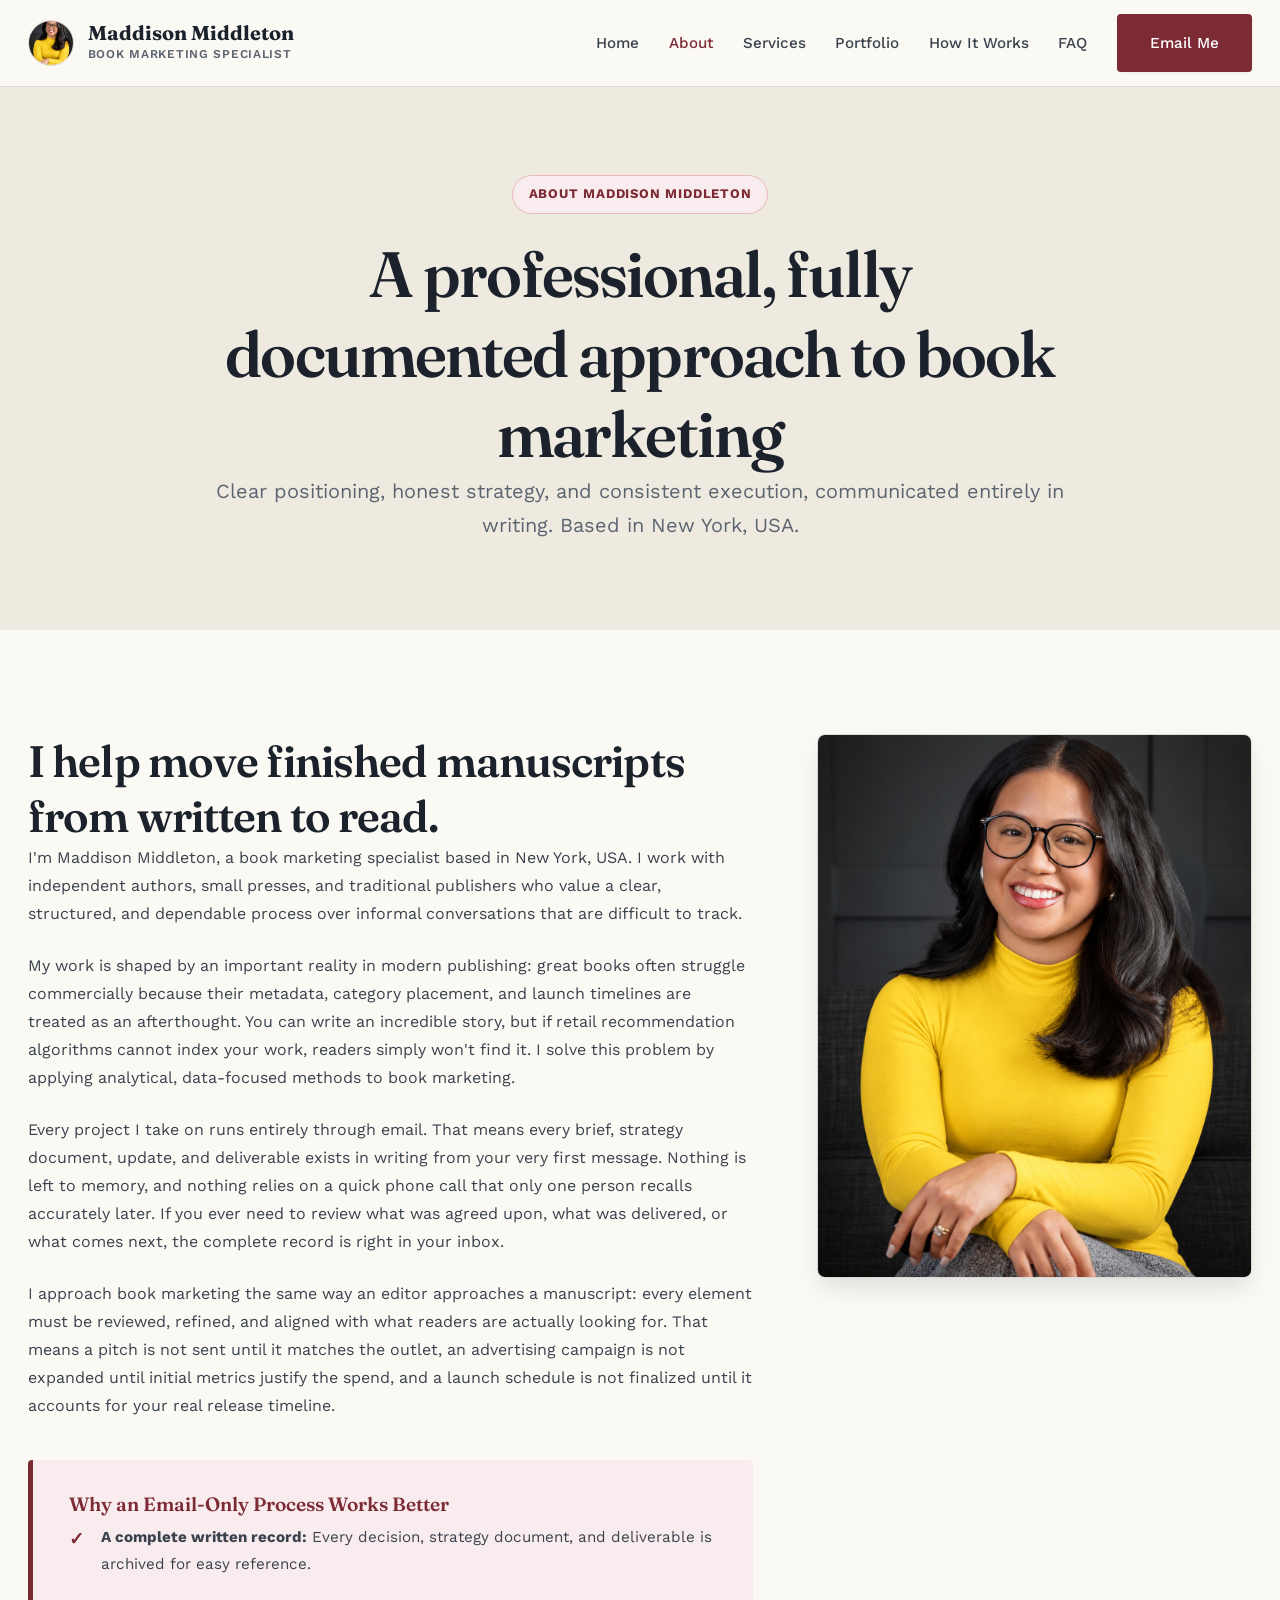
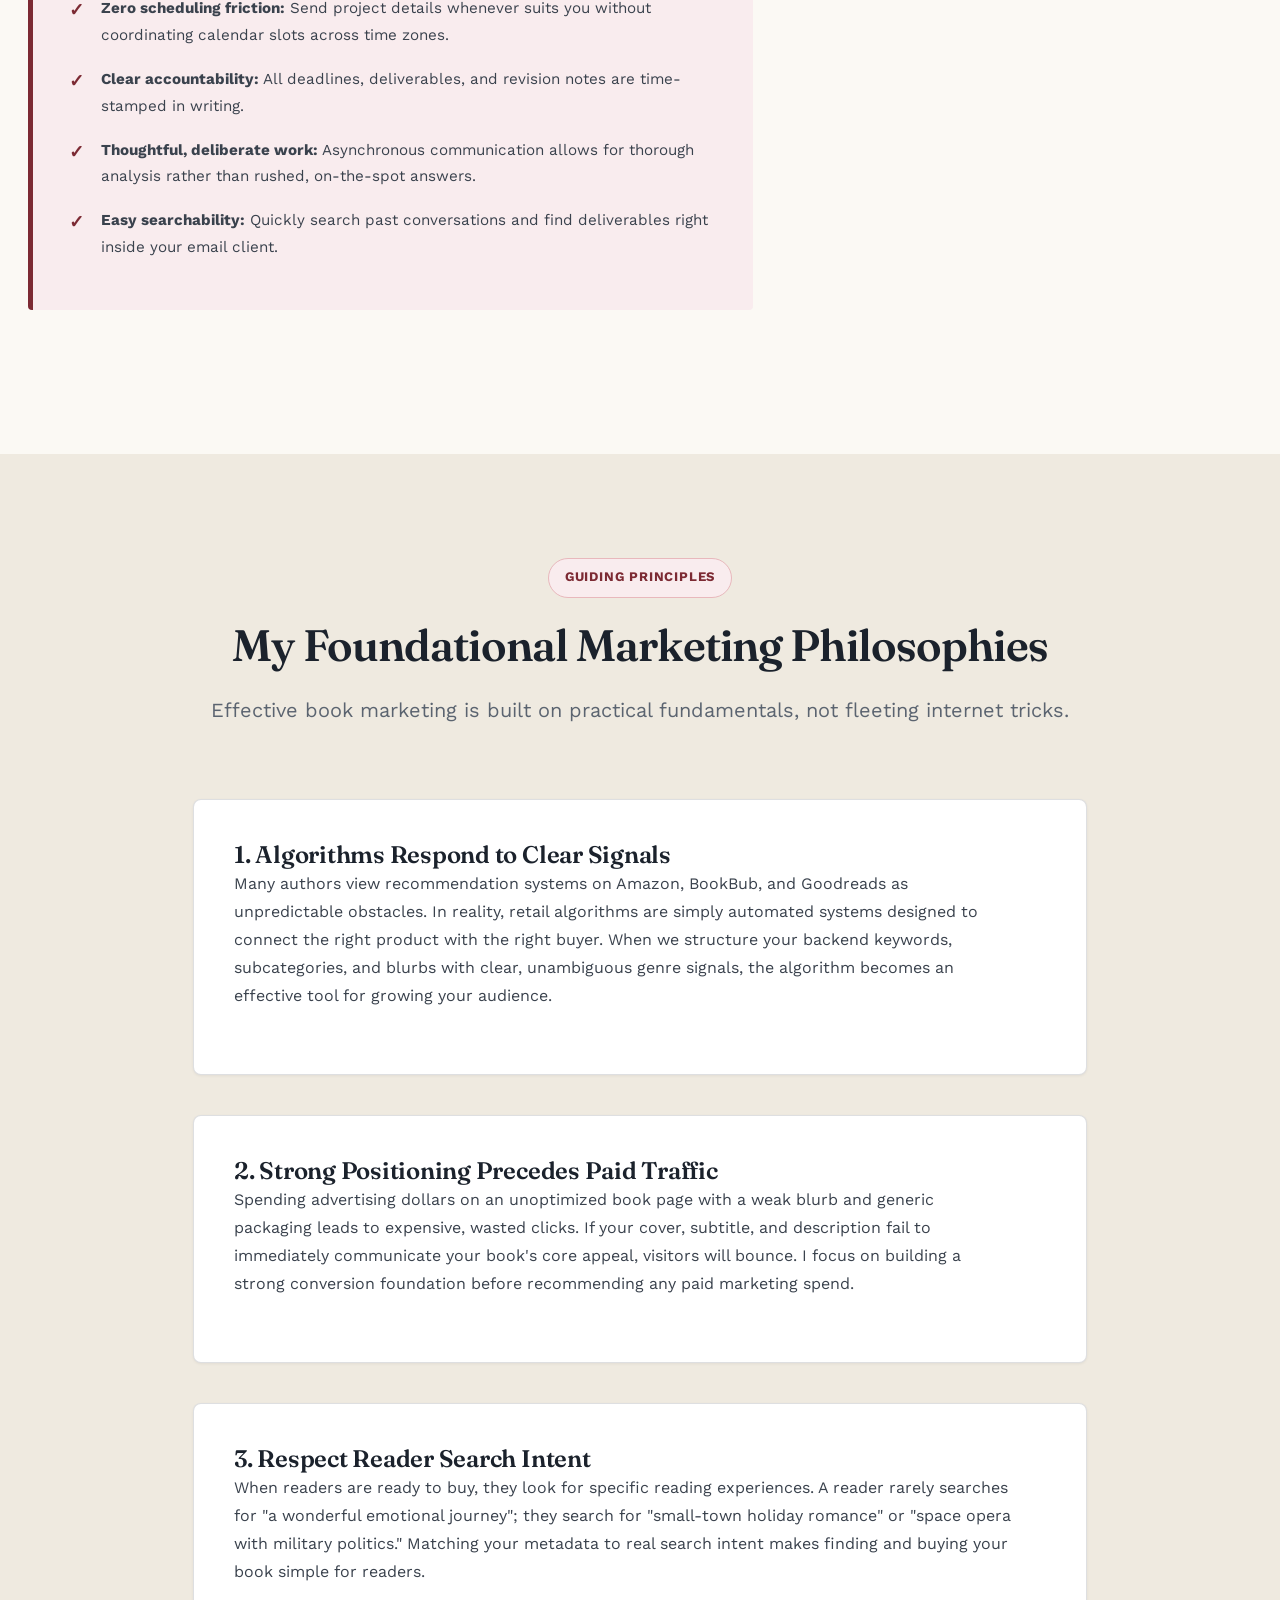
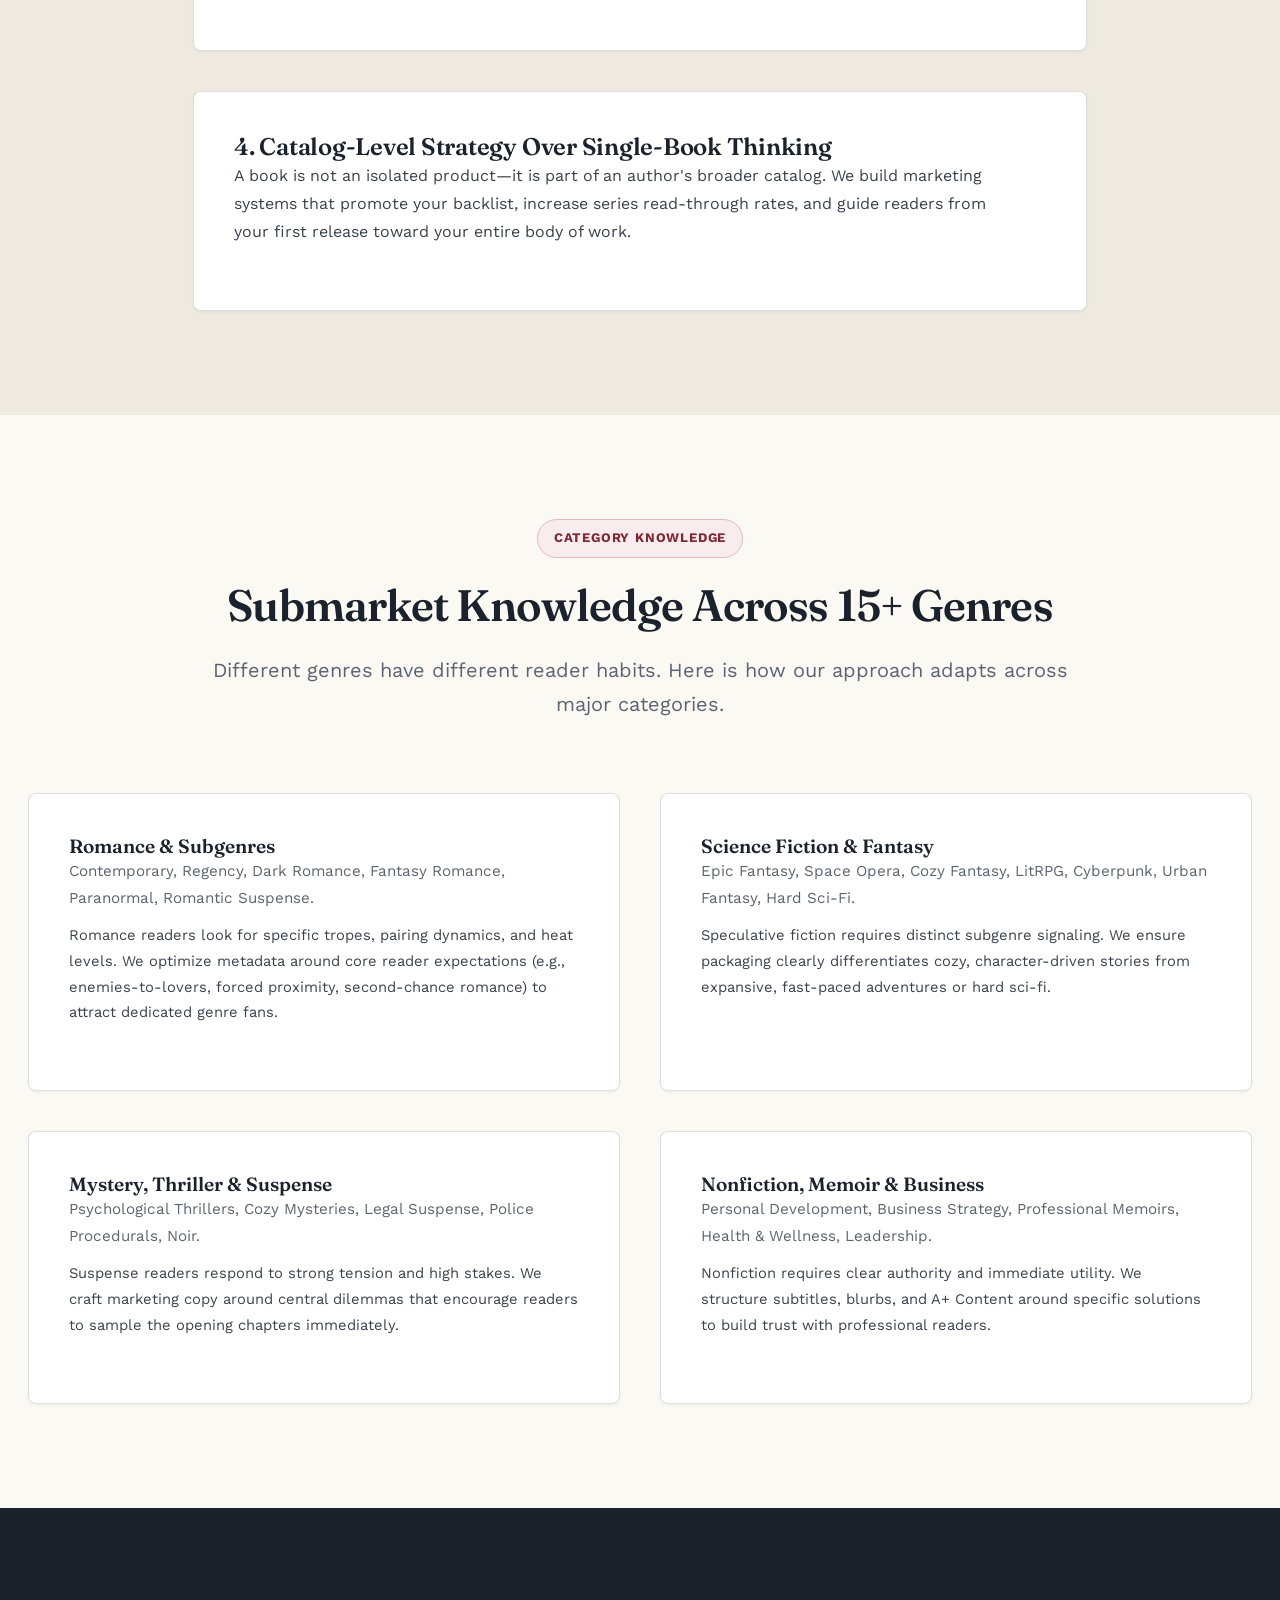
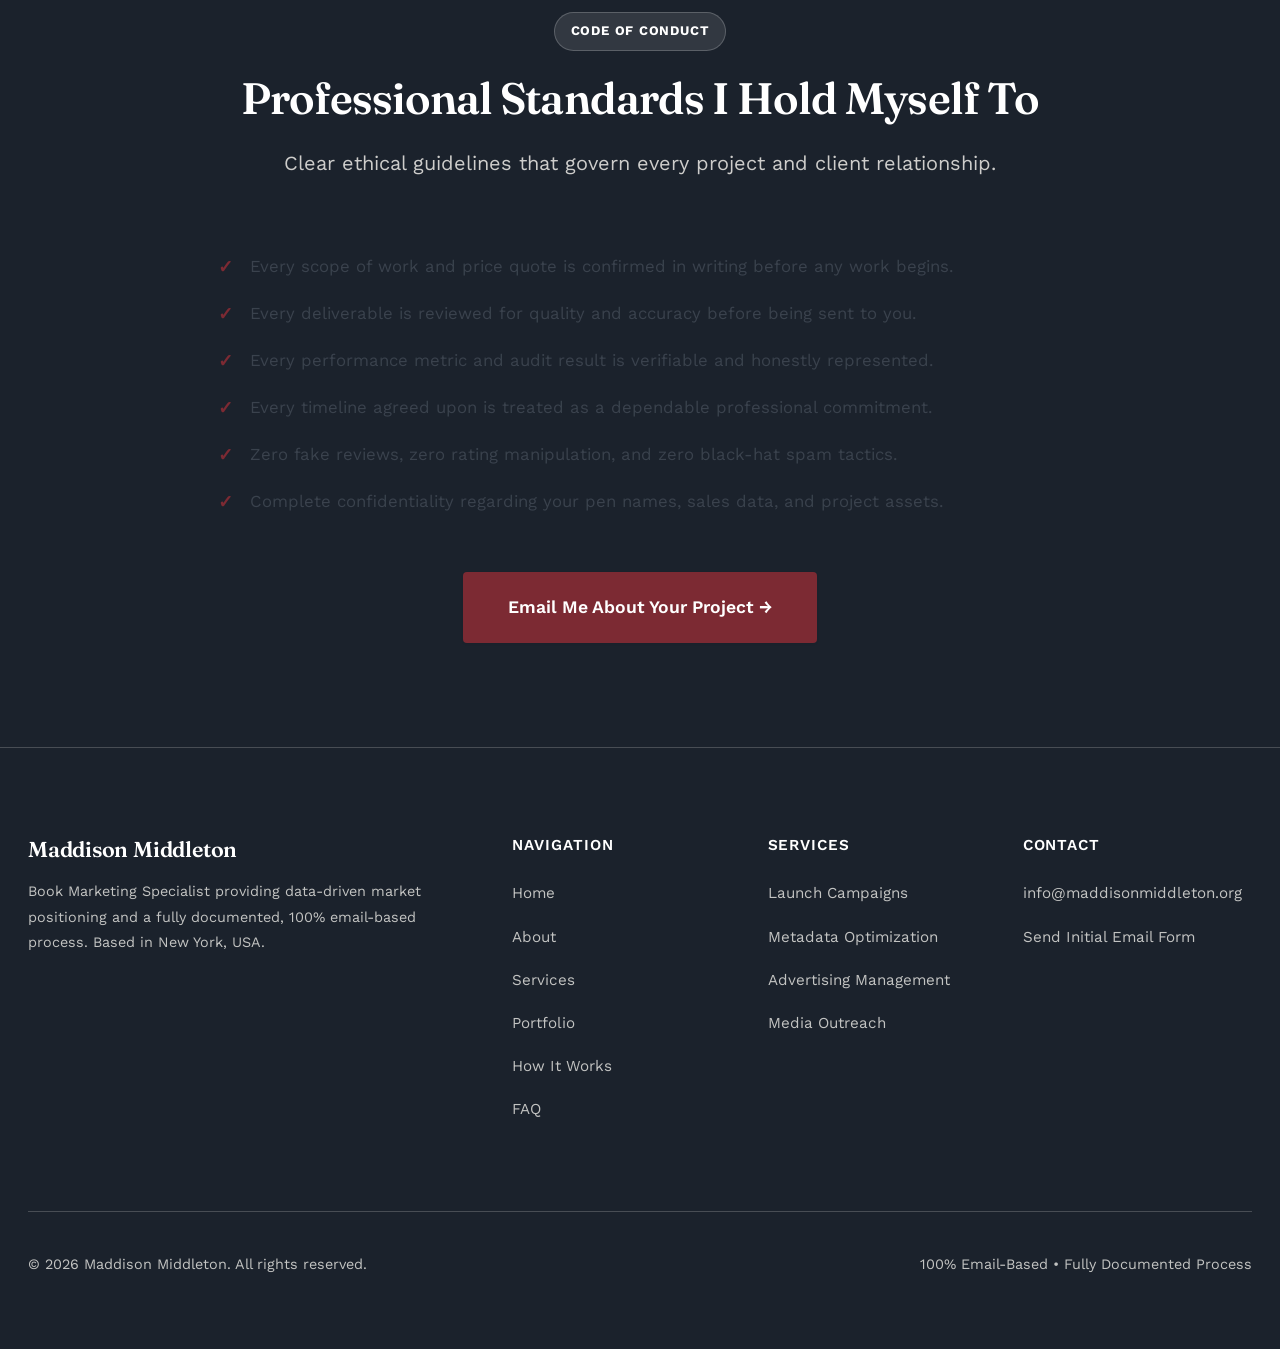
<file: about.html>
<!DOCTYPE html>
<html lang="en">
<head>
  <meta charset="UTF-8">
  <meta name="viewport" content="width=device-width, initial-scale=1.0">
  <title>About | Maddison Middleton</title>
  <meta name="description" content="A professional, fully documented approach to book marketing based in New York, USA. Maddison Middleton specializes in retail discovery, metadata engineering, and marketing strategy delivered entirely by email.">
  <link rel="icon" type="image/png" href="my pic.png">
  <link rel="preconnect" href="https://fonts.googleapis.com">
  <link rel="preconnect" href="https://fonts.gstatic.com" crossorigin>
  <link href="https://fonts.googleapis.com/css2?family=Fraunces:opsz,wght@9..144,500;9..144,600;9..144,700&family=Work+Sans:wght@400;500;600;700&display=swap" rel="stylesheet">
  <link rel="stylesheet" href="style.css">
</head>
<body>

  <!-- Navigation Header -->
  <header class="site-header">
    <div class="container nav-container">
      <a href="index.html" class="brand">
        <span class="brand-mark"><img src="my picture.png" alt="Maddison Middleton" /></span>
        <span>
          <span class="brand-name">Maddison Middleton</span>
          <span class="brand-title">Book Marketing Specialist</span>
        </span>
      </a>
      <button class="menu-toggle" aria-label="Toggle navigation">☰</button>
      <ul class="nav-links">
        <li><a href="index.html">Home</a></li>
        <li><a href="about.html" class="active">About</a></li>
        <li><a href="services.html">Services</a></li>
        <li><a href="portfolio.html">Portfolio</a></li>
        <li><a href="how-it-works.html">How It Works</a></li>
        <li><a href="faq.html">FAQ</a></li>
        <li><a href="contact.html" class="btn">Email Me</a></li>
      </ul>
    </div>
  </header>

  <!-- Page Header -->
  <section class="section bg-subtle" style="padding: 5.5rem 0 4rem;">
    <div class="container" style="max-width: 950px; text-align: center;">
      <span class="badge">About Maddison Middleton</span>
      <h1>A professional, fully documented approach to book marketing</h1>
      <p class="lead">Clear positioning, honest strategy, and consistent execution, communicated entirely in writing. Based in New York, USA.</p>
    </div>
  </section>

  <!-- Deep Bio & Background -->
  <section class="section">
    <div class="container hero-grid" style="align-items: start;">
      <div>
        <h2>I help move finished manuscripts from written to read.</h2>
        <p>I'm Maddison Middleton, a book marketing specialist based in New York, USA. I work with independent authors, small presses, and traditional publishers who value a clear, structured, and dependable process over informal conversations that are difficult to track.</p>
        
        <p>My work is shaped by an important reality in modern publishing: great books often struggle commercially because their metadata, category placement, and launch timelines are treated as an afterthought. You can write an incredible story, but if retail recommendation algorithms cannot index your work, readers simply won't find it. I solve this problem by applying analytical, data-focused methods to book marketing.</p>

        <p>Every project I take on runs entirely through email. That means every brief, strategy document, update, and deliverable exists in writing from your very first message. Nothing is left to memory, and nothing relies on a quick phone call that only one person recalls accurately later. If you ever need to review what was agreed upon, what was delivered, or what comes next, the complete record is right in your inbox.</p>

        <p>I approach book marketing the same way an editor approaches a manuscript: every element must be reviewed, refined, and aligned with what readers are actually looking for. That means a pitch is not sent until it matches the outlet, an advertising campaign is not expanded until initial metrics justify the spend, and a launch schedule is not finalized until it accounts for your real release timeline.</p>

        <div class="callout-box">
          <h4 style="color: var(--oxblood); margin-bottom: 0.5rem;">Why an Email-Only Process Works Better</h4>
          <ul class="check-list" style="margin: 0; font-size: 0.95rem;">
            <li><strong>A complete written record:</strong> Every decision, strategy document, and deliverable is archived for easy reference.</li>
            <li><strong>Zero scheduling friction:</strong> Send project details whenever suits you without coordinating calendar slots across time zones.</li>
            <li><strong>Clear accountability:</strong> All deadlines, deliverables, and revision notes are time-stamped in writing.</li>
            <li><strong>Thoughtful, deliberate work:</strong> Asynchronous communication allows for thorough analysis rather than rushed, on-the-spot answers.</li>
            <li><strong>Easy searchability:</strong> Quickly search past conversations and find deliverables right inside your email client.</li>
          </ul>
        </div>
      </div>

      <div class="hero-portrait-frame">
        <img src="my picture.png" alt="Maddison Middleton" />
      </div>
    </div>
  </section>

  <!-- Core Philosophies -->
  <section class="section bg-subtle">
    <div class="container" style="max-width: 950px;">
      <div class="section-head">
        <span class="badge">Guiding Principles</span>
        <h2>My Foundational Marketing Philosophies</h2>
        <p class="lead">Effective book marketing is built on practical fundamentals, not fleeting internet tricks.</p>
      </div>

      <div style="display: flex; flex-direction: column; gap: 2.5rem;">
        <div class="card">
          <h3>1. Algorithms Respond to Clear Signals</h3>
          <p>Many authors view recommendation systems on Amazon, BookBub, and Goodreads as unpredictable obstacles. In reality, retail algorithms are simply automated systems designed to connect the right product with the right buyer. When we structure your backend keywords, subcategories, and blurbs with clear, unambiguous genre signals, the algorithm becomes an effective tool for growing your audience.</p>
        </div>

        <div class="card">
          <h3>2. Strong Positioning Precedes Paid Traffic</h3>
          <p>Spending advertising dollars on an unoptimized book page with a weak blurb and generic packaging leads to expensive, wasted clicks. If your cover, subtitle, and description fail to immediately communicate your book's core appeal, visitors will bounce. I focus on building a strong conversion foundation before recommending any paid marketing spend.</p>
        </div>

        <div class="card">
          <h3>3. Respect Reader Search Intent</h3>
          <p>When readers are ready to buy, they look for specific reading experiences. A reader rarely searches for "a wonderful emotional journey"; they search for "small-town holiday romance" or "space opera with military politics." Matching your metadata to real search intent makes finding and buying your book simple for readers.</p>
        </div>

        <div class="card">
          <h3>4. Catalog-Level Strategy Over Single-Book Thinking</h3>
          <p>A book is not an isolated product—it is part of an author's broader catalog. We build marketing systems that promote your backlist, increase series read-through rates, and guide readers from your first release toward your entire body of work.</p>
        </div>
      </div>
    </div>
  </section>

  <!-- Genre Expertise Grid -->
  <section class="section">
    <div class="container">
      <div class="section-head">
        <span class="badge">Category Knowledge</span>
        <h2>Submarket Knowledge Across 15+ Genres</h2>
        <p class="lead">Different genres have different reader habits. Here is how our approach adapts across major categories.</p>
      </div>

      <div class="grid-2">
        <div class="card">
          <h4>Romance & Subgenres</h4>
          <p style="font-size: 0.95rem; color: var(--text-muted); margin-bottom: 0.75rem;">Contemporary, Regency, Dark Romance, Fantasy Romance, Paranormal, Romantic Suspense.</p>
          <p style="font-size: 0.92rem;">Romance readers look for specific tropes, pairing dynamics, and heat levels. We optimize metadata around core reader expectations (e.g., enemies-to-lovers, forced proximity, second-chance romance) to attract dedicated genre fans.</p>
        </div>

        <div class="card">
          <h4>Science Fiction & Fantasy</h4>
          <p style="font-size: 0.95rem; color: var(--text-muted); margin-bottom: 0.75rem;">Epic Fantasy, Space Opera, Cozy Fantasy, LitRPG, Cyberpunk, Urban Fantasy, Hard Sci-Fi.</p>
          <p style="font-size: 0.92rem;">Speculative fiction requires distinct subgenre signaling. We ensure packaging clearly differentiates cozy, character-driven stories from expansive, fast-paced adventures or hard sci-fi.</p>
        </div>

        <div class="card">
          <h4>Mystery, Thriller & Suspense</h4>
          <p style="font-size: 0.95rem; color: var(--text-muted); margin-bottom: 0.75rem;">Psychological Thrillers, Cozy Mysteries, Legal Suspense, Police Procedurals, Noir.</p>
          <p style="font-size: 0.92rem;">Suspense readers respond to strong tension and high stakes. We craft marketing copy around central dilemmas that encourage readers to sample the opening chapters immediately.</p>
        </div>

        <div class="card">
          <h4>Nonfiction, Memoir & Business</h4>
          <p style="font-size: 0.95rem; color: var(--text-muted); margin-bottom: 0.75rem;">Personal Development, Business Strategy, Professional Memoirs, Health & Wellness, Leadership.</p>
          <p style="font-size: 0.92rem;">Nonfiction requires clear authority and immediate utility. We structure subtitles, blurbs, and A+ Content around specific solutions to build trust with professional readers.</p>
        </div>
      </div>
    </div>
  </section>

  <!-- Professional Standards -->
  <section class="section bg-dark">
    <div class="container" style="max-width: 900px;">
      <div class="section-head">
        <span class="badge" style="background: rgba(255,255,255,0.1); color: white; border-color: rgba(255,255,255,0.2);">Code of Conduct</span>
        <h2 style="color: white;">Professional Standards I Hold Myself To</h2>
        <p class="lead" style="color: rgba(251, 249, 244, 0.8);">Clear ethical guidelines that govern every project and client relationship.</p>
      </div>

      <ul class="check-list" style="color: rgba(251, 249, 244, 0.9); font-size: 1.05rem;">
        <li>Every scope of work and price quote is confirmed in writing before any work begins.</li>
        <li>Every deliverable is reviewed for quality and accuracy before being sent to you.</li>
        <li>Every performance metric and audit result is verifiable and honestly represented.</li>
        <li>Every timeline agreed upon is treated as a dependable professional commitment.</li>
        <li>Zero fake reviews, zero rating manipulation, and zero black-hat spam tactics.</li>
        <li>Complete confidentiality regarding your pen names, sales data, and project assets.</li>
      </ul>

      <div style="text-align: center; margin-top: 3.5rem;">
        <a href="contact.html" class="btn btn-large">Email Me About Your Project →</a>
      </div>
    </div>
  </section>

  <!-- Footer -->
  <footer class="site-footer">
    <div class="container">
      <div class="footer-grid">
        <div class="footer-brand">
          <h3>Maddison Middleton</h3>
          <p style="font-size: 0.9rem;">Book Marketing Specialist providing data-driven market positioning and a fully documented, 100% email-based process. Based in New York, USA.</p>
        </div>
        <div class="footer-links">
          <h4>Navigation</h4>
          <ul>
            <li><a href="index.html">Home</a></li>
            <li><a href="about.html">About</a></li>
            <li><a href="services.html">Services</a></li>
            <li><a href="portfolio.html">Portfolio</a></li>
            <li><a href="how-it-works.html">How It Works</a></li>
            <li><a href="faq.html">FAQ</a></li>
          </ul>
        </div>
        <div class="footer-links">
          <h4>Services</h4>
          <ul>
            <li><a href="services.html">Launch Campaigns</a></li>
            <li><a href="services.html">Metadata Optimization</a></li>
            <li><a href="services.html">Advertising Management</a></li>
            <li><a href="services.html">Media Outreach</a></li>
          </ul>
        </div>
        <div class="footer-links">
          <h4>Contact</h4>
          <ul>
            <li><a href="mailto:info@maddisonmiddleton.org">info@maddisonmiddleton.org</a></li>
            <li><a href="contact.html">Send Initial Email Form</a></li>
          </ul>
        </div>
      </div>
      <div class="footer-bottom">
        <p>&copy; 2026 Maddison Middleton. All rights reserved.</p>
        <p>100% Email-Based • Fully Documented Process</p>
      </div>
    </div>
  </footer>

  <script src="script.js"></script>
</body>
</html>
</file>
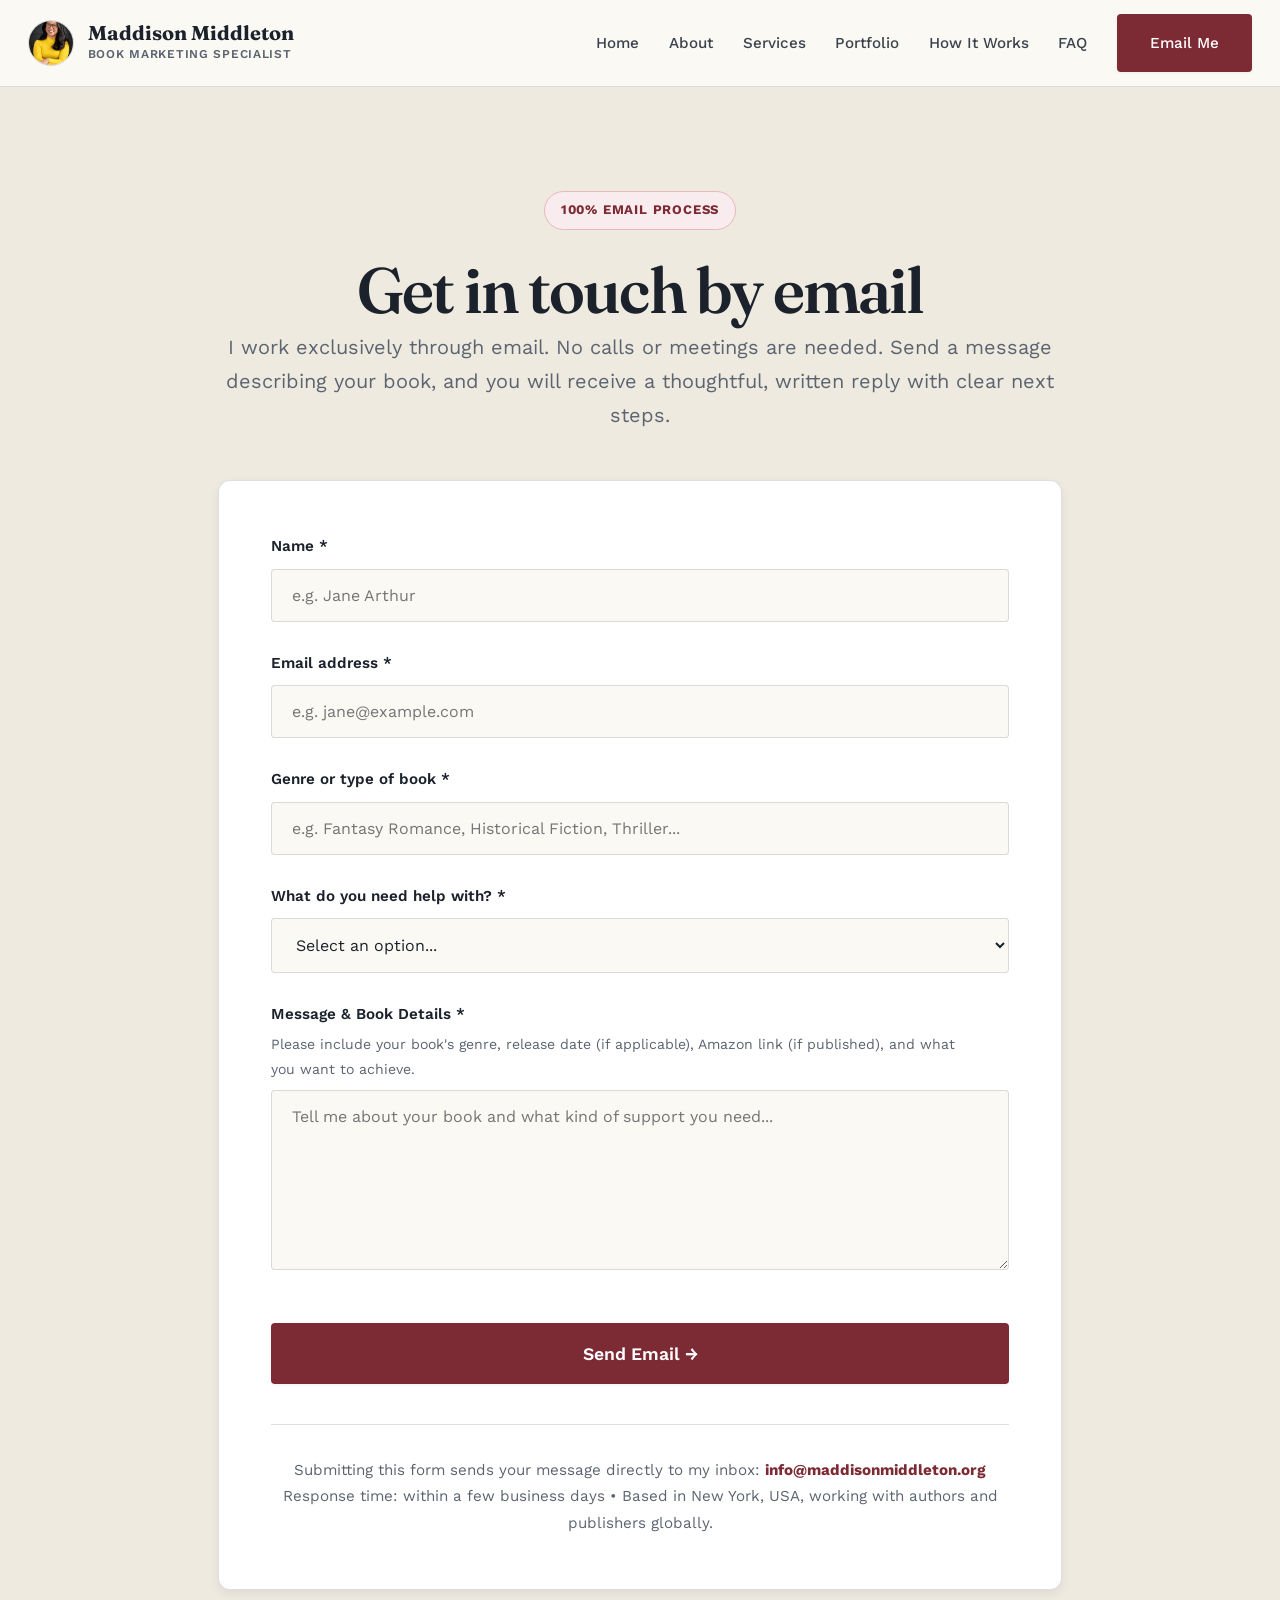
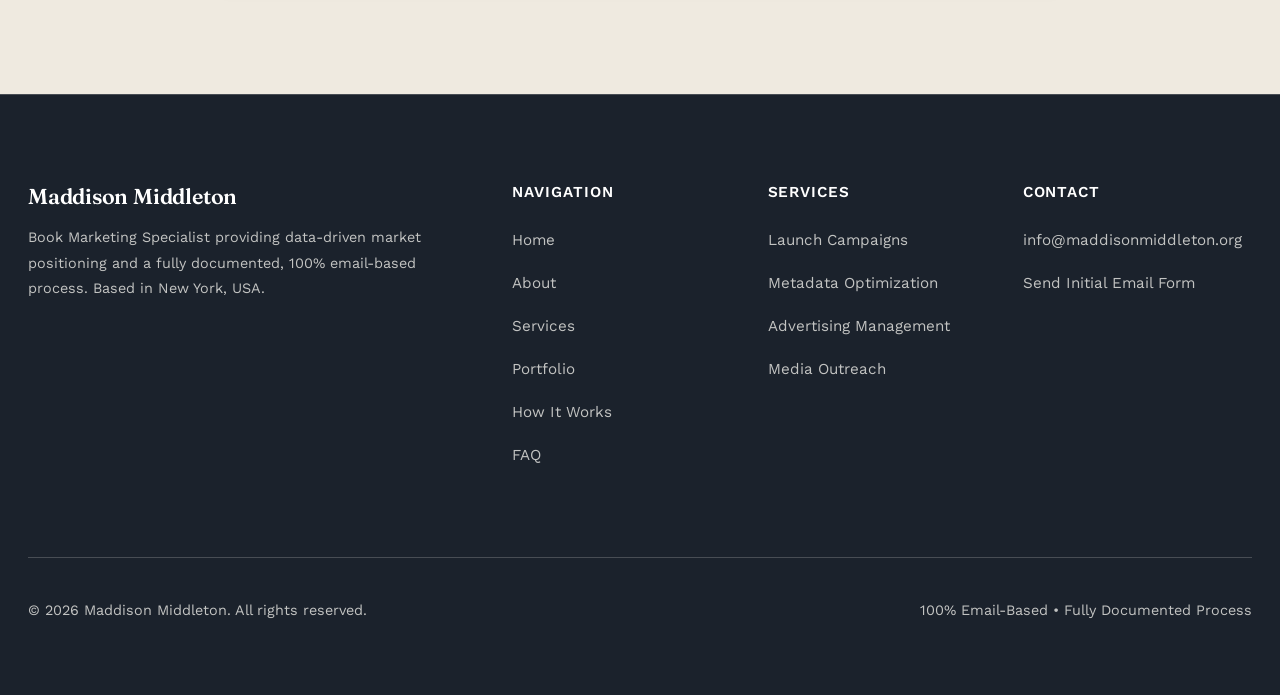
<file: contact.html>
<!DOCTYPE html>
<html lang="en">
<head>
  <meta charset="UTF-8">
  <meta name="viewport" content="width=device-width, initial-scale=1.0">
  <title>Contact | Maddison Middleton</title>
  <meta name="description" content="Get in touch with Maddison Middleton by email. Based in New York, USA, working globally. No calls or meetings needed. Receive a thoughtful, written reply with clear next steps.">
  <link rel="icon" type="image/png" href="my pic.png">
  <link rel="preconnect" href="https://fonts.googleapis.com">
  <link rel="preconnect" href="https://fonts.gstatic.com" crossorigin>
  <link href="https://fonts.googleapis.com/css2?family=Fraunces:opsz,wght@9..144,500;9..144,600;9..144,700&family=Work+Sans:wght@400;500;600;700&display=swap" rel="stylesheet">
  <link rel="stylesheet" href="style.css">
</head>
<body>

  <!-- Navigation Header -->
  <header class="site-header">
    <div class="container nav-container">
      <a href="index.html" class="brand">
        <span class="brand-mark"><img src="my picture.png" alt="Maddison Middleton" /></span>
        <span>
          <span class="brand-name">Maddison Middleton</span>
          <span class="brand-title">Book Marketing Specialist</span>
        </span>
      </a>
      <button class="menu-toggle" aria-label="Toggle navigation">☰</button>
      <ul class="nav-links">
        <li><a href="index.html">Home</a></li>
        <li><a href="about.html">About</a></li>
        <li><a href="services.html">Services</a></li>
        <li><a href="portfolio.html">Portfolio</a></li>
        <li><a href="how-it-works.html">How It Works</a></li>
        <li><a href="faq.html">FAQ</a></li>
        <li><a href="contact.html" class="btn">Email Me</a></li>
      </ul>
    </div>
  </header>

  <!-- Main Section -->
  <section class="section bg-subtle">
    <div class="container" style="max-width: 900px;">
      
      <div class="section-head" style="margin-bottom: 3rem;">
        <span class="badge">100% Email Process</span>
        <h1>Get in touch by email</h1>
        <p class="lead">I work exclusively through email. No calls or meetings are needed. Send a message describing your book, and you will receive a thoughtful, written reply with clear next steps.</p>
      </div>

      <div class="form-card">
        <form action="https://formspree.io/f/xeaeoqjk" method="POST">
          
          <div class="form-group">
            <label for="name">Name *</label>
            <input type="text" id="name" name="name" placeholder="e.g. Jane Arthur" required>
          </div>

          <div class="form-group">
            <label for="email">Email address *</label>
            <input type="email" id="email" name="email" placeholder="e.g. jane@example.com" required>
          </div>

          <div class="form-group">
            <label for="genre">Genre or type of book *</label>
            <input type="text" id="genre" name="genre" placeholder="e.g. Fantasy Romance, Historical Fiction, Thriller..." required>
          </div>

          <div class="form-group">
            <label for="service">What do you need help with? *</label>
            <select id="service" name="service" required>
              <option value="">Select an option...</option>
              <option value="Launch Campaign">Launch Campaign</option>
              <option value="Metadata Optimization">Metadata Optimization</option>
              <option value="Advertising Management">Advertising Management</option>
              <option value="Media Outreach">Media & Publicity Outreach</option>
              <option value="Author Platform">Author Platform & Branding</option>
              <option value="Copywriting">Marketing Copywriting</option>
              <option value="Book Mockups">Book Mockups & Visuals</option>
              <option value="Book Trailer">Book Trailer</option>
              <option value="Listopia Campaign">Goodreads Listopia Campaign</option>
              <option value="Book Club Outreach">Book Club Outreach</option>
              <option value="Other">Other / Full Consultation</option>
            </select>
          </div>

          <div class="form-group">
            <label for="message">Message & Book Details *</label>
            <p style="font-size: 0.88rem; color: var(--text-muted); margin-top: -0.25rem; margin-bottom: 0.55rem;">
              Please include your book's genre, release date (if applicable), Amazon link (if published), and what you want to achieve.
            </p>
            <textarea id="message" name="message" required placeholder="Tell me about your book and what kind of support you need..."></textarea>
          </div>

          <button type="submit" class="btn btn-large" style="width: 100%; margin-top: 1rem;">Send Email →</button>
        </form>

        <div style="margin-top: 2.5rem; padding-top: 2rem; border-top: 1px solid var(--border); text-align: center; font-size: 0.95rem; color: var(--text-muted);">
          Submitting this form sends your message directly to my inbox: <a href="mailto:info@maddisonmiddleton.org" style="font-weight: 700; color: var(--oxblood);">info@maddisonmiddleton.org</a><br>
          Response time: within a few business days • Based in New York, USA, working with authors and publishers globally.
        </div>
      </div>

    </div>
  </section>

  <!-- Footer -->
  <footer class="site-footer">
    <div class="container">
      <div class="footer-grid">
        <div class="footer-brand">
          <h3>Maddison Middleton</h3>
          <p style="font-size: 0.9rem;">Book Marketing Specialist providing data-driven market positioning and a fully documented, 100% email-based process. Based in New York, USA.</p>
        </div>
        <div class="footer-links">
          <h4>Navigation</h4>
          <ul>
            <li><a href="index.html">Home</a></li>
            <li><a href="about.html">About</a></li>
            <li><a href="services.html">Services</a></li>
            <li><a href="portfolio.html">Portfolio</a></li>
            <li><a href="how-it-works.html">How It Works</a></li>
            <li><a href="faq.html">FAQ</a></li>
          </ul>
        </div>
        <div class="footer-links">
          <h4>Services</h4>
          <ul>
            <li><a href="services.html">Launch Campaigns</a></li>
            <li><a href="services.html">Metadata Optimization</a></li>
            <li><a href="services.html">Advertising Management</a></li>
            <li><a href="services.html">Media Outreach</a></li>
          </ul>
        </div>
        <div class="footer-links">
          <h4>Contact</h4>
          <ul>
            <li><a href="mailto:info@maddisonmiddleton.org">info@maddisonmiddleton.org</a></li>
            <li><a href="contact.html">Send Initial Email Form</a></li>
          </ul>
        </div>
      </div>
      <div class="footer-bottom">
        <p>&copy; 2026 Maddison Middleton. All rights reserved.</p>
        <p>100% Email-Based • Fully Documented Process</p>
      </div>
    </div>
  </footer>

  <script src="script.js"></script>
</body>
</html>
</file>
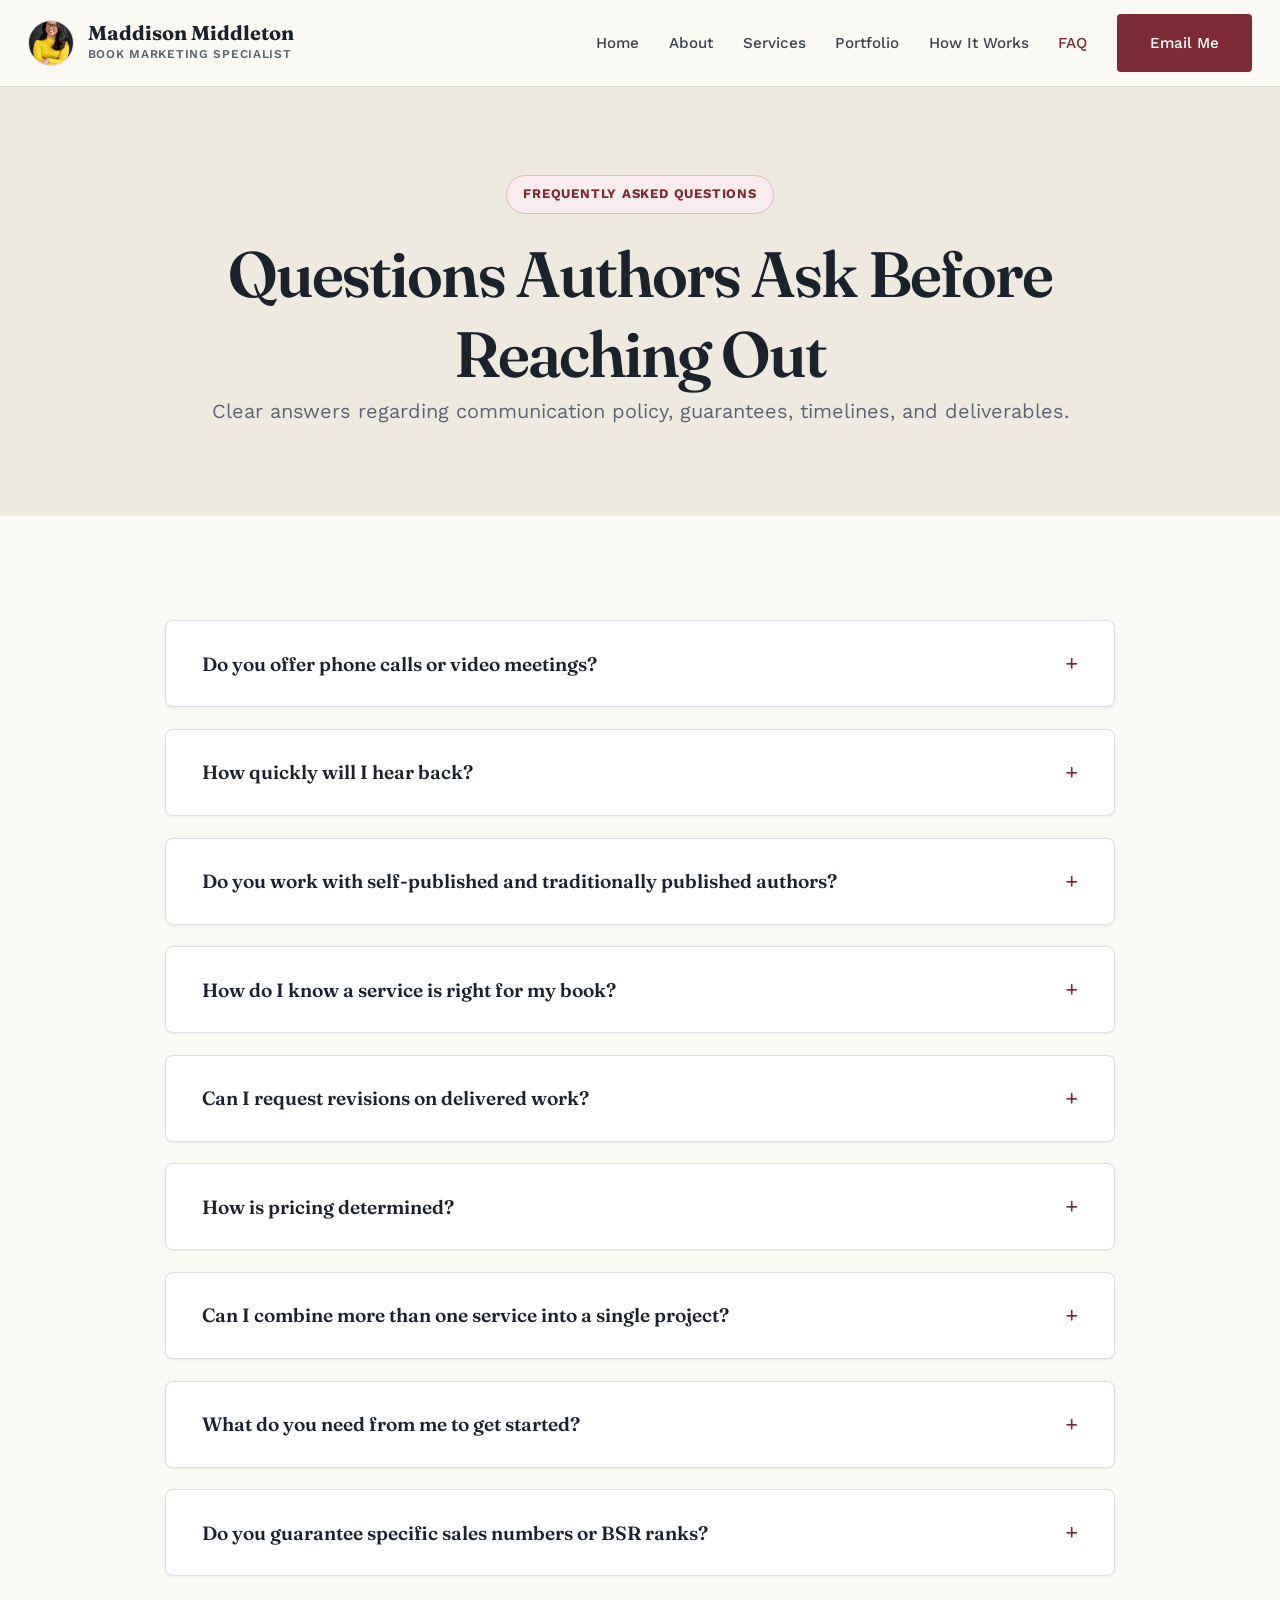
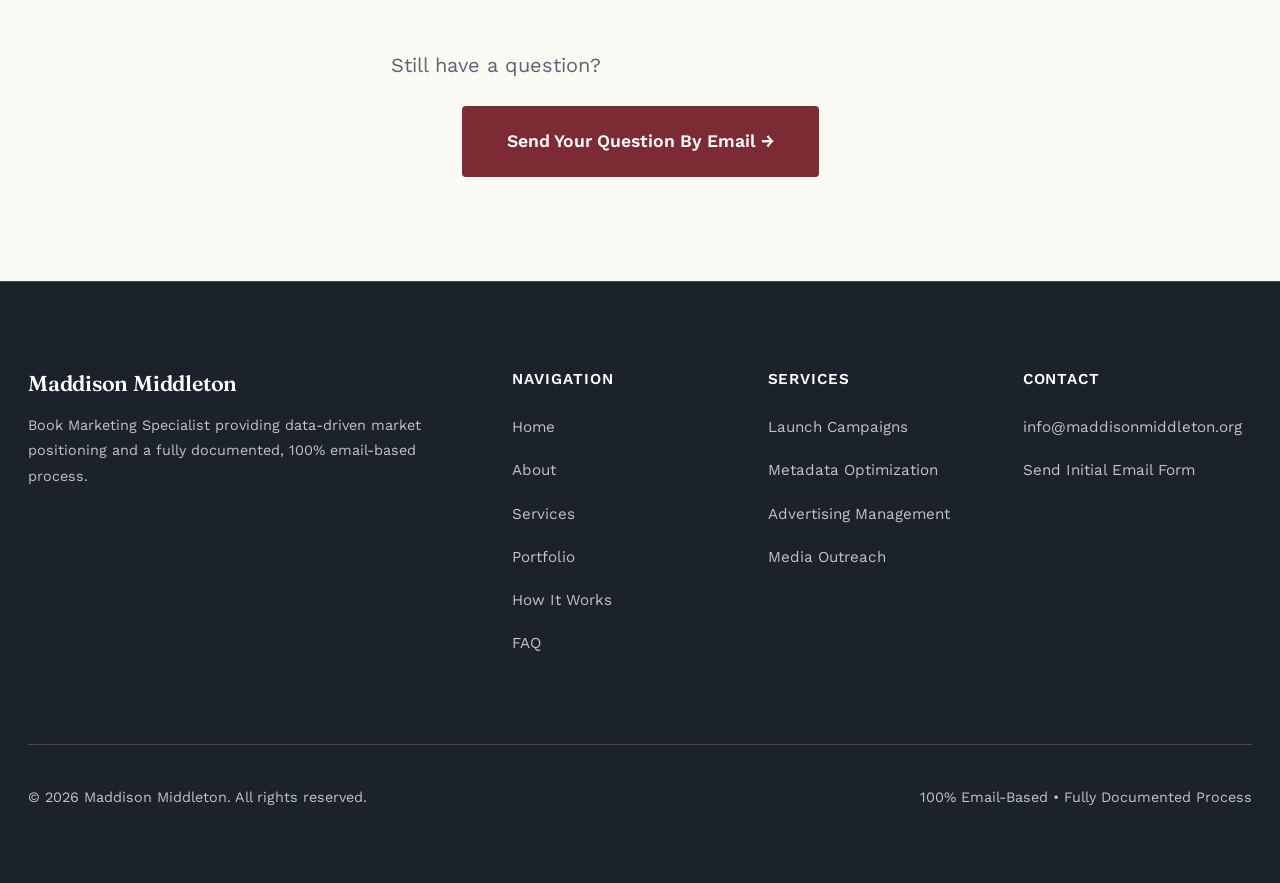
<file: faq.html>
<!DOCTYPE html>
<html lang="en">
<head>
  <meta charset="UTF-8">
  <meta name="viewport" content="width=device-width, initial-scale=1.0">
  <title>FAQ | Maddison Middleton</title>
  <meta name="description" content="Frequently asked questions about book marketing services, email-only communication, timelines, pricing, and project scope.">
  <link rel="icon" type="image/png" href="my pic.png">
  <link rel="preconnect" href="https://fonts.googleapis.com">
  <link rel="preconnect" href="https://fonts.gstatic.com" crossorigin>
  <link href="https://fonts.googleapis.com/css2?family=Fraunces:opsz,wght@9..144,500;9..144,600;9..144,700&family=Work+Sans:wght@400;500;600;700&display=swap" rel="stylesheet">
  <link rel="stylesheet" href="style.css">
</head>
<body>

  <!-- Navigation Header -->
  <header class="site-header">
    <div class="container nav-container">
      <a href="index.html" class="brand">
        <span class="brand-mark"><img src="my picture.png" alt="Maddison Middleton" /></span>
        <span>
          <span class="brand-name">Maddison Middleton</span>
          <span class="brand-title">Book Marketing Specialist</span>
        </span>
      </a>
      <button class="menu-toggle" aria-label="Toggle navigation">☰</button>
      <ul class="nav-links">
        <li><a href="index.html">Home</a></li>
        <li><a href="about.html">About</a></li>
        <li><a href="services.html">Services</a></li>
        <li><a href="portfolio.html">Portfolio</a></li>
        <li><a href="how-it-works.html">How It Works</a></li>
        <li><a href="faq.html" class="active">FAQ</a></li>
        <li><a href="contact.html" class="btn">Email Me</a></li>
      </ul>
    </div>
  </header>

  <!-- Page Header -->
  <section class="section bg-subtle" style="padding: 5.5rem 0 4rem;">
    <div class="container" style="max-width: 950px; text-align: center;">
      <span class="badge">Frequently Asked Questions</span>
      <h1>Questions Authors Ask Before Reaching Out</h1>
      <p class="lead">Clear answers regarding communication policy, guarantees, timelines, and deliverables.</p>
    </div>
  </section>

  <!-- FAQ Accordions -->
  <section class="section">
    <div class="container">
      <div class="faq-accordion">
        
        <div class="faq-item">
          <button class="faq-toggle">
            <span>Do you offer phone calls or video meetings?</span>
            <span class="icon">+</span>
          </button>
          <div class="faq-answer">
            <p>No. All communication is handled exclusively through email. This keeps every detail documented, organized, and easy to reference at any point in the project. It removes the need for scheduling and allows us to focus entirely on delivering clear, thoughtful marketing work.</p>
          </div>
        </div>

        <div class="faq-item">
          <button class="faq-toggle">
            <span>How quickly will I hear back?</span>
            <span class="icon">+</span>
          </button>
          <div class="faq-answer">
            <p>I reply to all inquiries within a few business days. You will always receive a written response confirming next steps, project availability, and initial thoughts on your book's positioning needs.</p>
          </div>
        </div>

        <div class="faq-item">
          <button class="faq-toggle">
            <span>Do you work with self-published and traditionally published authors?</span>
            <span class="icon">+</span>
          </button>
          <div class="faq-answer">
            <p>Yes. I work with self-published authors, small presses, and traditional publishers worldwide from my base in New York, adapting the approach to fit the resources and goals of each project. Whether you are managing a single launch or coordinating a larger backlist, the strategies are tailored to your specific needs.</p>
          </div>
        </div>

        <div class="faq-item">
          <button class="faq-toggle">
            <span>How do I know a service is right for my book?</span>
            <span class="icon">+</span>
          </button>
          <div class="faq-answer">
            <p>Send an email with details about your book and your goals. You will receive a written recommendation outlining which services best fit your situation, along with an estimated scope and cost. We look at your current sales data, reviews, and category positions to make a highly specific recommendation.</p>
          </div>
        </div>

        <div class="faq-item">
          <button class="faq-toggle">
            <span>Can I request revisions on delivered work?</span>
            <span class="icon">+</span>
          </button>
          <div class="faq-answer">
            <p>Yes. Each service includes a defined number of revision rounds, communicated in writing as part of your proposal, so expectations are clear from the start. This ensures you have the opportunity to provide feedback and refine assets to your exact specifications.</p>
          </div>
        </div>

        <div class="faq-item">
          <button class="faq-toggle">
            <span>How is pricing determined?</span>
            <span class="icon">+</span>
          </button>
          <div class="faq-answer">
            <p>Pricing depends on the scope, complexity, and timeline of your project. After you email your project details, you will receive a written, itemized quote before any work begins. I do not use hidden fees or unexpected charges; everything is laid out transparently.</p>
          </div>
        </div>

        <div class="faq-item">
          <button class="faq-toggle">
            <span>Can I combine more than one service into a single project?</span>
            <span class="icon">+</span>
          </button>
          <div class="faq-answer">
            <p>Yes. Many projects combine several services, such as a launch campaign paired with a book trailer and advertising management. The written proposal will lay out each component separately, outlining how the services connect to support your launch goals.</p>
          </div>
        </div>

        <div class="faq-item">
          <button class="faq-toggle">
            <span>What do you need from me to get started?</span>
            <span class="icon">+</span>
          </button>
          <div class="faq-answer">
            <p>A short email describing your book, its genre, your release timeline if you have one, and the type of support you are looking for is enough to begin. I will guide you through the process of providing files and access details as we finalize our agreement.</p>
          </div>
        </div>

        <div class="faq-item">
          <button class="faq-toggle">
            <span>Do you guarantee specific sales numbers or BSR ranks?</span>
            <span class="icon">+</span>
          </button>
          <div class="faq-answer">
            <p>No. Professional marketers cannot guarantee sales figures, as final purchasing choices rest entirely with readers. However, I do guarantee the structural quality of our work, ensuring your metadata, category paths, and visual campaigns are set up to give your book its best chance at organic discovery.</p>
          </div>
        </div>

      </div>

      <div style="text-align: center; margin-top: 4.5rem;">
        <p class="lead">Still have a question?</p>
        <a href="contact.html" class="btn btn-large">Send Your Question By Email →</a>
      </div>
    </div>
  </section>

  <!-- Footer -->
  <footer class="site-footer">
    <div class="container">
      <div class="footer-grid">
        <div class="footer-brand">
          <h3>Maddison Middleton</h3>
          <p style="font-size: 0.9rem;">Book Marketing Specialist providing data-driven market positioning and a fully documented, 100% email-based process.</p>
        </div>
        <div class="footer-links">
          <h4>Navigation</h4>
          <ul>
            <li><a href="index.html">Home</a></li>
            <li><a href="about.html">About</a></li>
            <li><a href="services.html">Services</a></li>
            <li><a href="portfolio.html">Portfolio</a></li>
            <li><a href="how-it-works.html">How It Works</a></li>
            <li><a href="faq.html">FAQ</a></li>
          </ul>
        </div>
        <div class="footer-links">
          <h4>Services</h4>
          <ul>
            <li><a href="services.html">Launch Campaigns</a></li>
            <li><a href="services.html">Metadata Optimization</a></li>
            <li><a href="services.html">Advertising Management</a></li>
            <li><a href="services.html">Media Outreach</a></li>
          </ul>
        </div>
        <div class="footer-links">
          <h4>Contact</h4>
          <ul>
            <li><a href="mailto:info@maddisonmiddleton.org">info@maddisonmiddleton.org</a></li>
            <li><a href="contact.html">Send Initial Email Form</a></li>
          </ul>
        </div>
      </div>
      <div class="footer-bottom">
        <p>&copy; 2026 Maddison Middleton. All rights reserved.</p>
        <p>100% Email-Based • Fully Documented Process</p>
      </div>
    </div>
  </footer>

  <script src="script.js"></script>
</body>
</html>
</file>
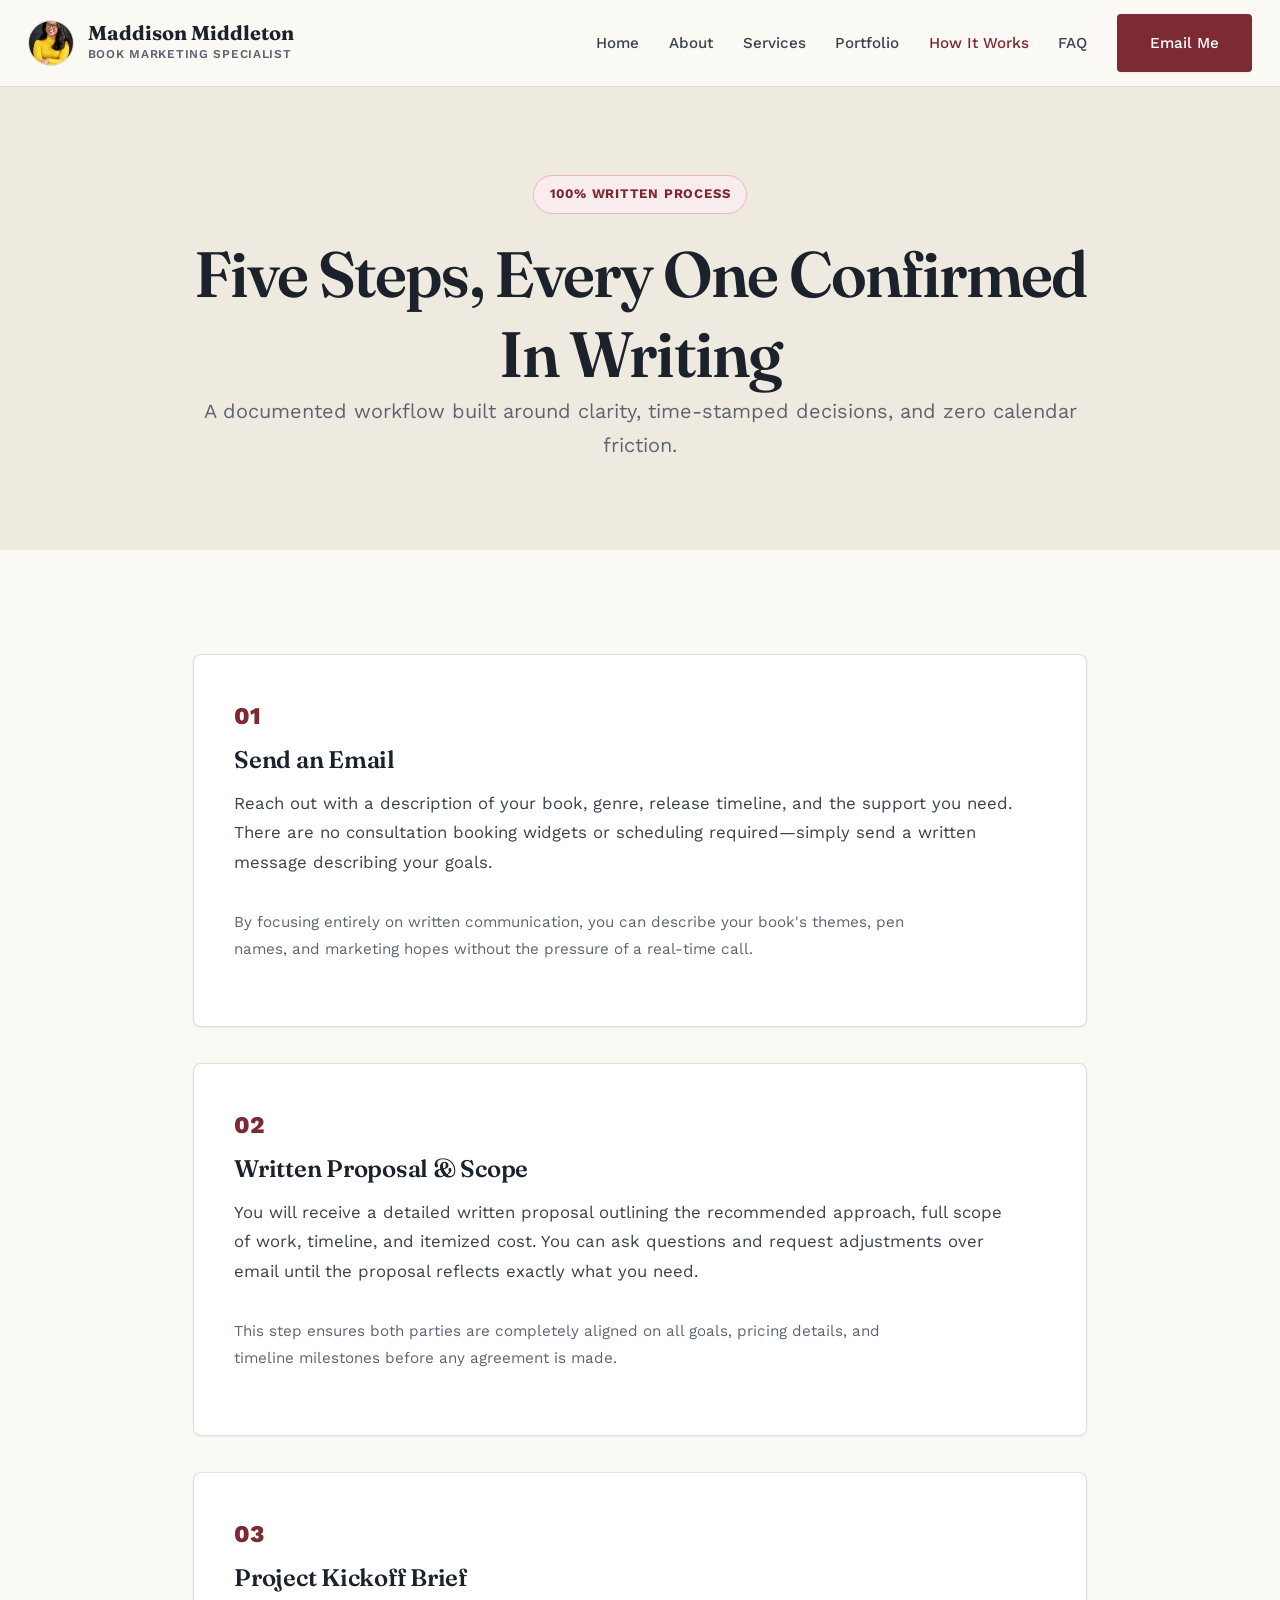
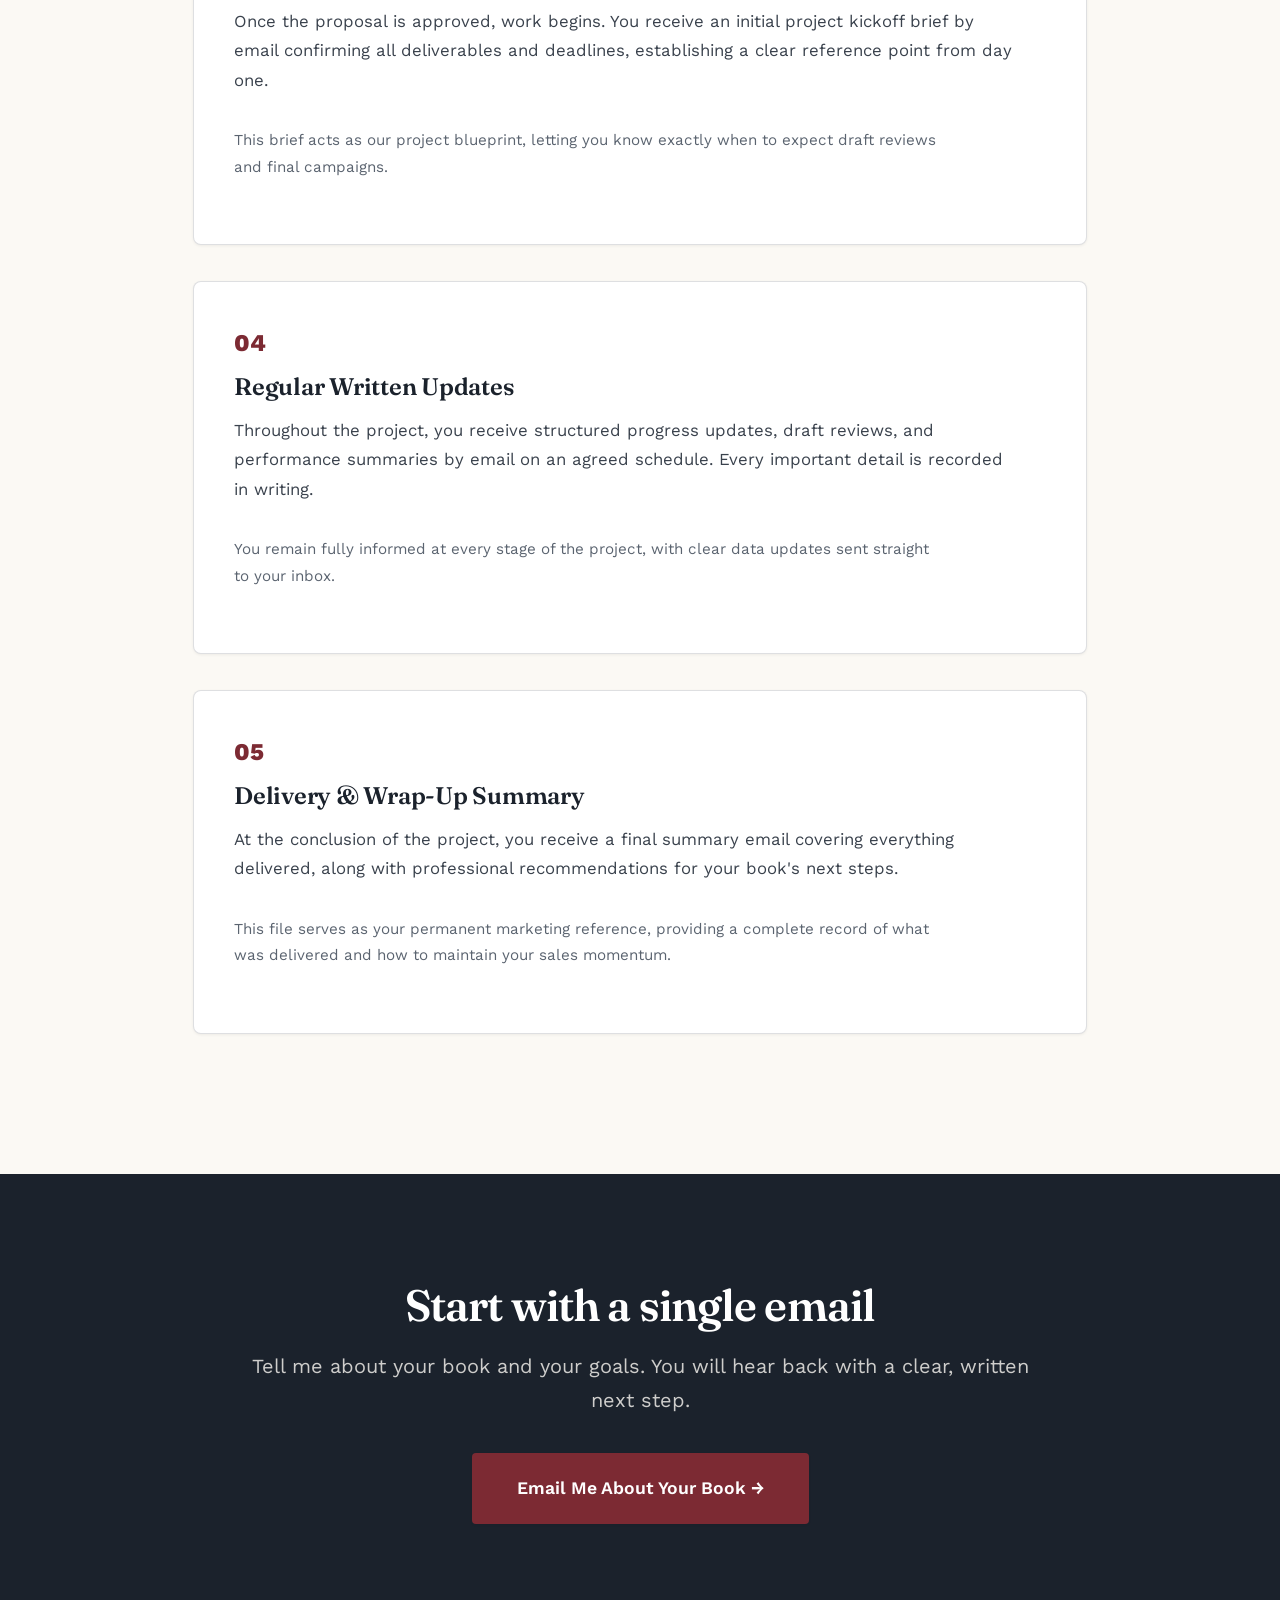
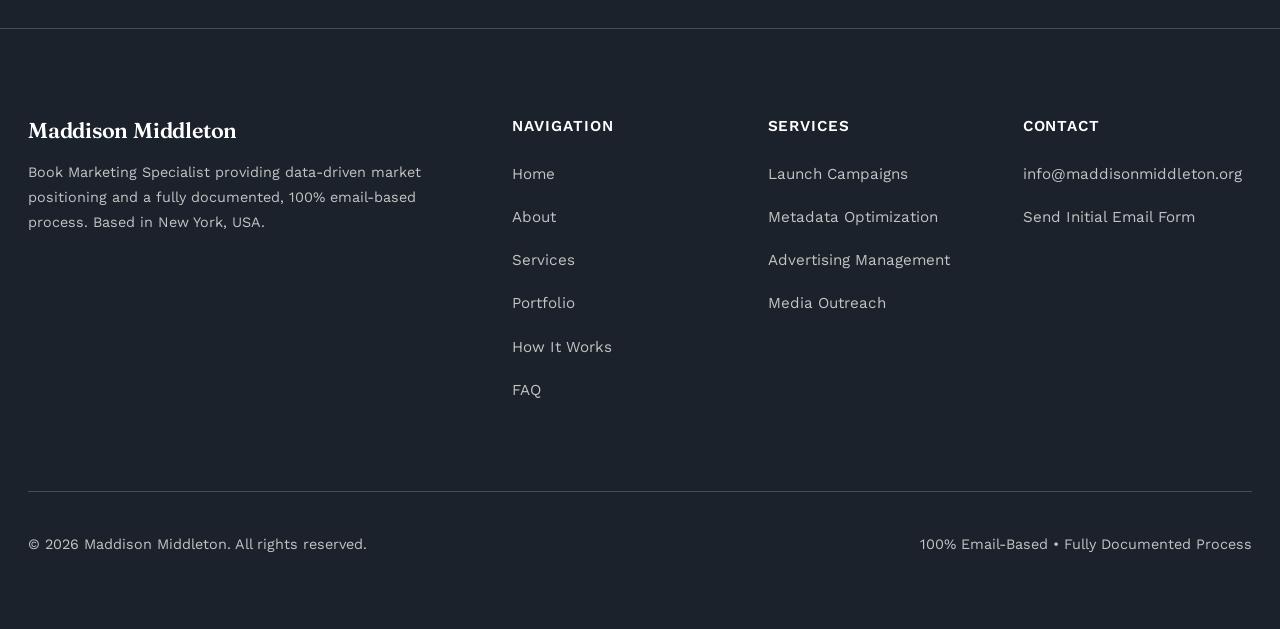
<file: how-it-works.html>
<!DOCTYPE html>
<html lang="en">
<head>
  <meta charset="UTF-8">
  <meta name="viewport" content="width=device-width, initial-scale=1.0">
  <title>How It Works | Maddison Middleton</title>
  <meta name="description" content="A clear, fully documented 5-step process communicated entirely by email. No calls, no meetings, complete paper trail from start to finish.">
  <link rel="icon" type="image/png" href="my pic.png">
  <link rel="preconnect" href="https://fonts.googleapis.com">
  <link rel="preconnect" href="https://fonts.gstatic.com" crossorigin>
  <link href="https://fonts.googleapis.com/css2?family=Fraunces:opsz,wght@9..144,500;9..144,600;9..144,700&family=Work+Sans:wght@400;500;600;700&display=swap" rel="stylesheet">
  <link rel="stylesheet" href="style.css">
</head>
<body>

  <!-- Navigation Header -->
  <header class="site-header">
    <div class="container nav-container">
      <a href="index.html" class="brand">
        <span class="brand-mark"><img src="my picture.png" alt="Maddison Middleton" /></span>
        <span>
          <span class="brand-name">Maddison Middleton</span>
          <span class="brand-title">Book Marketing Specialist</span>
        </span>
      </a>
      <button class="menu-toggle" aria-label="Toggle navigation">☰</button>
      <ul class="nav-links">
        <li><a href="index.html">Home</a></li>
        <li><a href="about.html">About</a></li>
        <li><a href="services.html">Services</a></li>
        <li><a href="portfolio.html">Portfolio</a></li>
        <li><a href="how-it-works.html" class="active">How It Works</a></li>
        <li><a href="faq.html">FAQ</a></li>
        <li><a href="contact.html" class="btn">Email Me</a></li>
      </ul>
    </div>
  </header>

  <!-- Page Header -->
  <section class="section bg-subtle" style="padding: 5.5rem 0 4rem;">
    <div class="container" style="max-width: 950px; text-align: center;">
      <span class="badge">100% Written Process</span>
      <h1>Five Steps, Every One Confirmed In Writing</h1>
      <p class="lead">A documented workflow built around clarity, time-stamped decisions, and zero calendar friction.</p>
    </div>
  </section>

  <!-- Process Steps -->
  <section class="section">
    <div class="container" style="max-width: 950px;">
      
      <div class="card" style="margin-bottom: 2.25rem;">
        <span style="font-size: 1.5rem; font-weight: 800; color: var(--oxblood);">01</span>
        <h3 style="margin: 0.5rem 0 0.85rem;">Send an Email</h3>
        <p style="font-size: 1.05rem; color: var(--text-body);">Reach out with a description of your book, genre, release timeline, and the support you need. There are no consultation booking widgets or scheduling required—simply send a written message describing your goals.</p>
        <p style="font-size: 0.95rem; color: var(--text-muted); margin-top: 0.5rem;">By focusing entirely on written communication, you can describe your book's themes, pen names, and marketing hopes without the pressure of a real-time call.</p>
      </div>

      <div class="card" style="margin-bottom: 2.25rem;">
        <span style="font-size: 1.5rem; font-weight: 800; color: var(--oxblood);">02</span>
        <h3 style="margin: 0.5rem 0 0.85rem;">Written Proposal & Scope</h3>
        <p style="font-size: 1.05rem; color: var(--text-body);">You will receive a detailed written proposal outlining the recommended approach, full scope of work, timeline, and itemized cost. You can ask questions and request adjustments over email until the proposal reflects exactly what you need.</p>
        <p style="font-size: 0.95rem; color: var(--text-muted); margin-top: 0.5rem;">This step ensures both parties are completely aligned on all goals, pricing details, and timeline milestones before any agreement is made.</p>
      </div>

      <div class="card" style="margin-bottom: 2.25rem;">
        <span style="font-size: 1.5rem; font-weight: 800; color: var(--oxblood);">03</span>
        <h3 style="margin: 0.5rem 0 0.85rem;">Project Kickoff Brief</h3>
        <p style="font-size: 1.05rem; color: var(--text-body);">Once the proposal is approved, work begins. You receive an initial project kickoff brief by email confirming all deliverables and deadlines, establishing a clear reference point from day one.</p>
        <p style="font-size: 0.95rem; color: var(--text-muted); margin-top: 0.5rem;">This brief acts as our project blueprint, letting you know exactly when to expect draft reviews and final campaigns.</p>
      </div>

      <div class="card" style="margin-bottom: 2.25rem;">
        <span style="font-size: 1.5rem; font-weight: 800; color: var(--oxblood);">04</span>
        <h3 style="margin: 0.5rem 0 0.85rem;">Regular Written Updates</h3>
        <p style="font-size: 1.05rem; color: var(--text-body);">Throughout the project, you receive structured progress updates, draft reviews, and performance summaries by email on an agreed schedule. Every important detail is recorded in writing.</p>
        <p style="font-size: 0.95rem; color: var(--text-muted); margin-top: 0.5rem;">You remain fully informed at every stage of the project, with clear data updates sent straight to your inbox.</p>
      </div>

      <div class="card" style="margin-bottom: 2.25rem;">
        <span style="font-size: 1.5rem; font-weight: 800; color: var(--oxblood);">05</span>
        <h3 style="margin: 0.5rem 0 0.85rem;">Delivery & Wrap-Up Summary</h3>
        <p style="font-size: 1.05rem; color: var(--text-body);">At the conclusion of the project, you receive a final summary email covering everything delivered, along with professional recommendations for your book's next steps.</p>
        <p style="font-size: 0.95rem; color: var(--text-muted); margin-top: 0.5rem;">This file serves as your permanent marketing reference, providing a complete record of what was delivered and how to maintain your sales momentum.</p>
      </div>

    </div>
  </section>

  <!-- CTA Banner -->
  <section class="section bg-dark">
    <div class="container" style="text-align: center; max-width: 850px;">
      <h2 style="color: white;">Start with a single email</h2>
      <p class="lead" style="color: rgba(251, 249, 244, 0.8); margin-top: 1rem;">Tell me about your book and your goals. You will hear back with a clear, written next step.</p>
      <div style="margin-top: 2.25rem;">
        <a href="contact.html" class="btn btn-large">Email Me About Your Book →</a>
      </div>
    </div>
  </section>

  <!-- Footer -->
  <footer class="site-footer">
    <div class="container">
      <div class="footer-grid">
        <div class="footer-brand">
          <h3>Maddison Middleton</h3>
          <p style="font-size: 0.9rem;">Book Marketing Specialist providing data-driven market positioning and a fully documented, 100% email-based process. Based in New York, USA.</p>
        </div>
        <div class="footer-links">
          <h4>Navigation</h4>
          <ul>
            <li><a href="index.html">Home</a></li>
            <li><a href="about.html">About</a></li>
            <li><a href="services.html">Services</a></li>
            <li><a href="portfolio.html">Portfolio</a></li>
            <li><a href="how-it-works.html">How It Works</a></li>
            <li><a href="faq.html">FAQ</a></li>
          </ul>
        </div>
        <div class="footer-links">
          <h4>Services</h4>
          <ul>
            <li><a href="services.html">Launch Campaigns</a></li>
            <li><a href="services.html">Metadata Optimization</a></li>
            <li><a href="services.html">Advertising Management</a></li>
            <li><a href="services.html">Media Outreach</a></li>
          </ul>
        </div>
        <div class="footer-links">
          <h4>Contact</h4>
          <ul>
            <li><a href="mailto:info@maddisonmiddleton.org">info@maddisonmiddleton.org</a></li>
            <li><a href="contact.html">Send Initial Email Form</a></li>
          </ul>
        </div>
      </div>
      <div class="footer-bottom">
        <p>&copy; 2026 Maddison Middleton. All rights reserved.</p>
        <p>100% Email-Based • Fully Documented Process</p>
      </div>
    </div>
  </footer>

  <script src="script.js"></script>
</body>
</html>
</file>
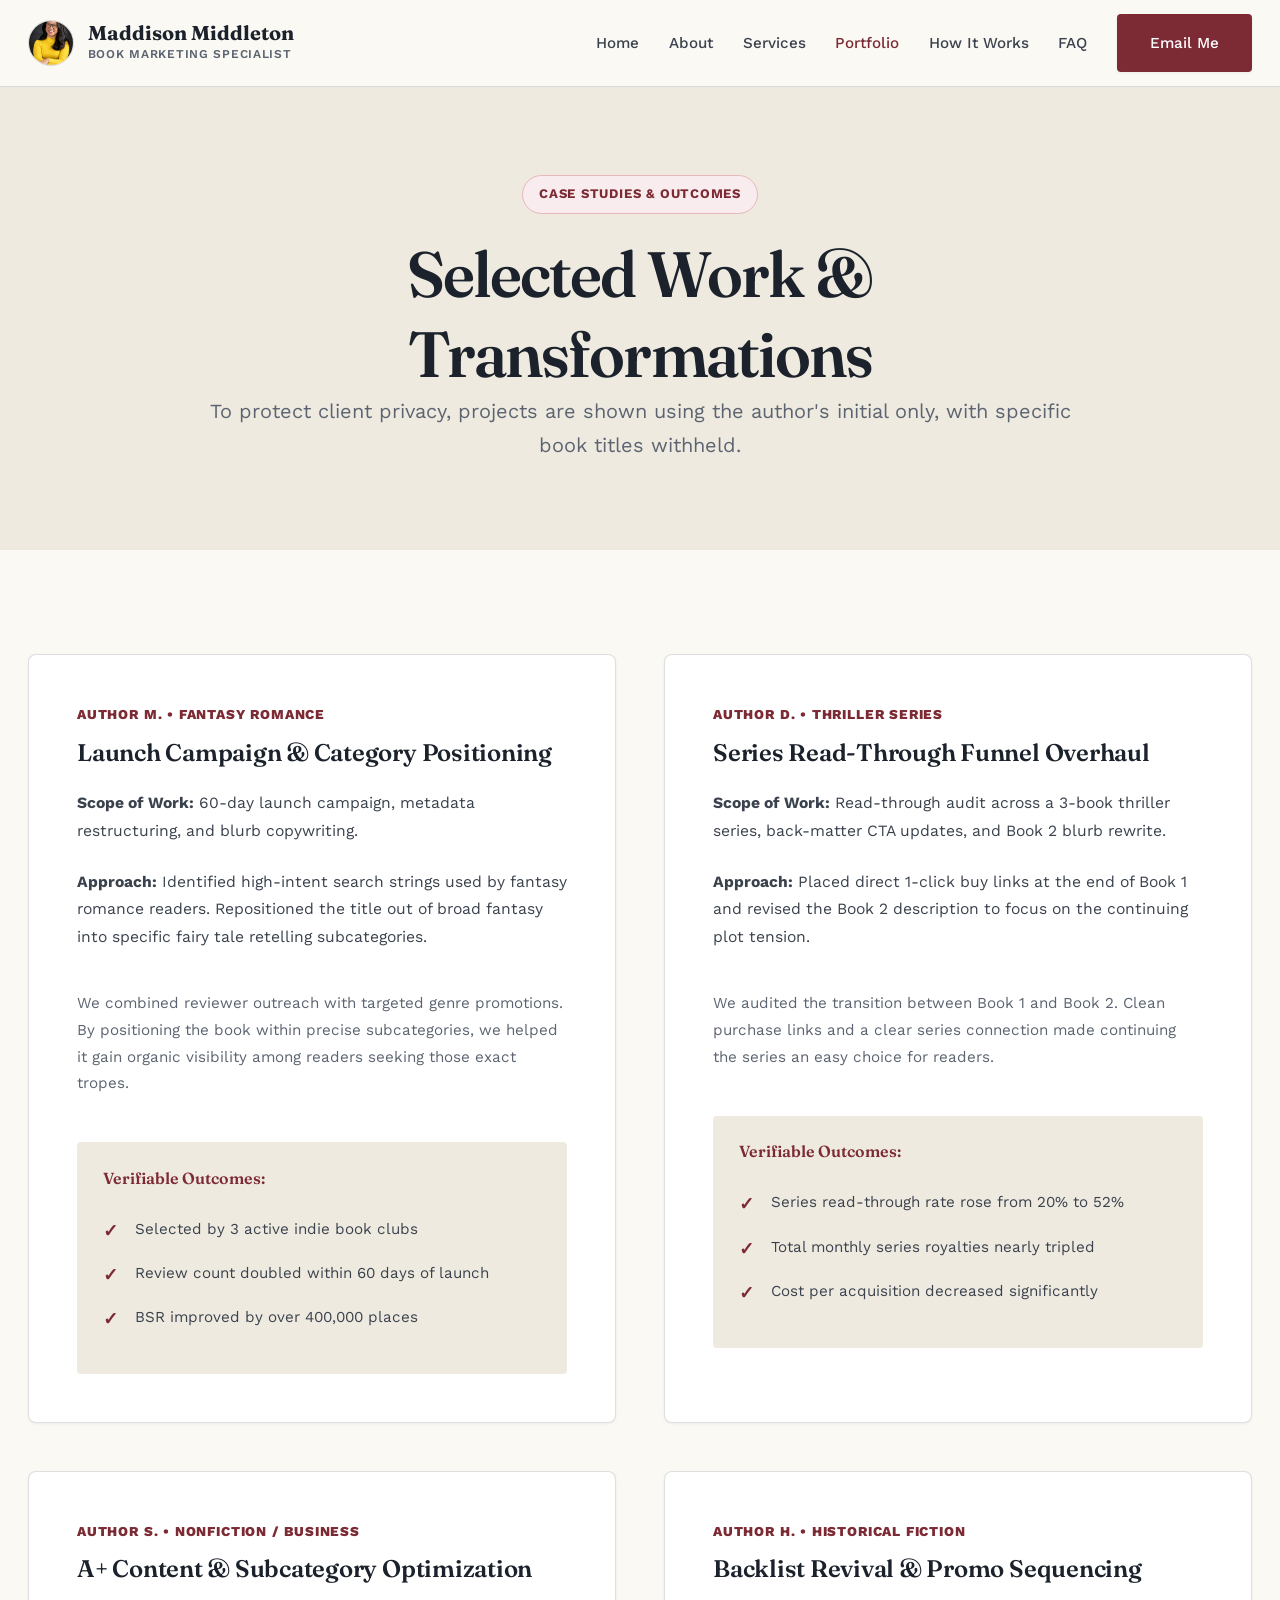
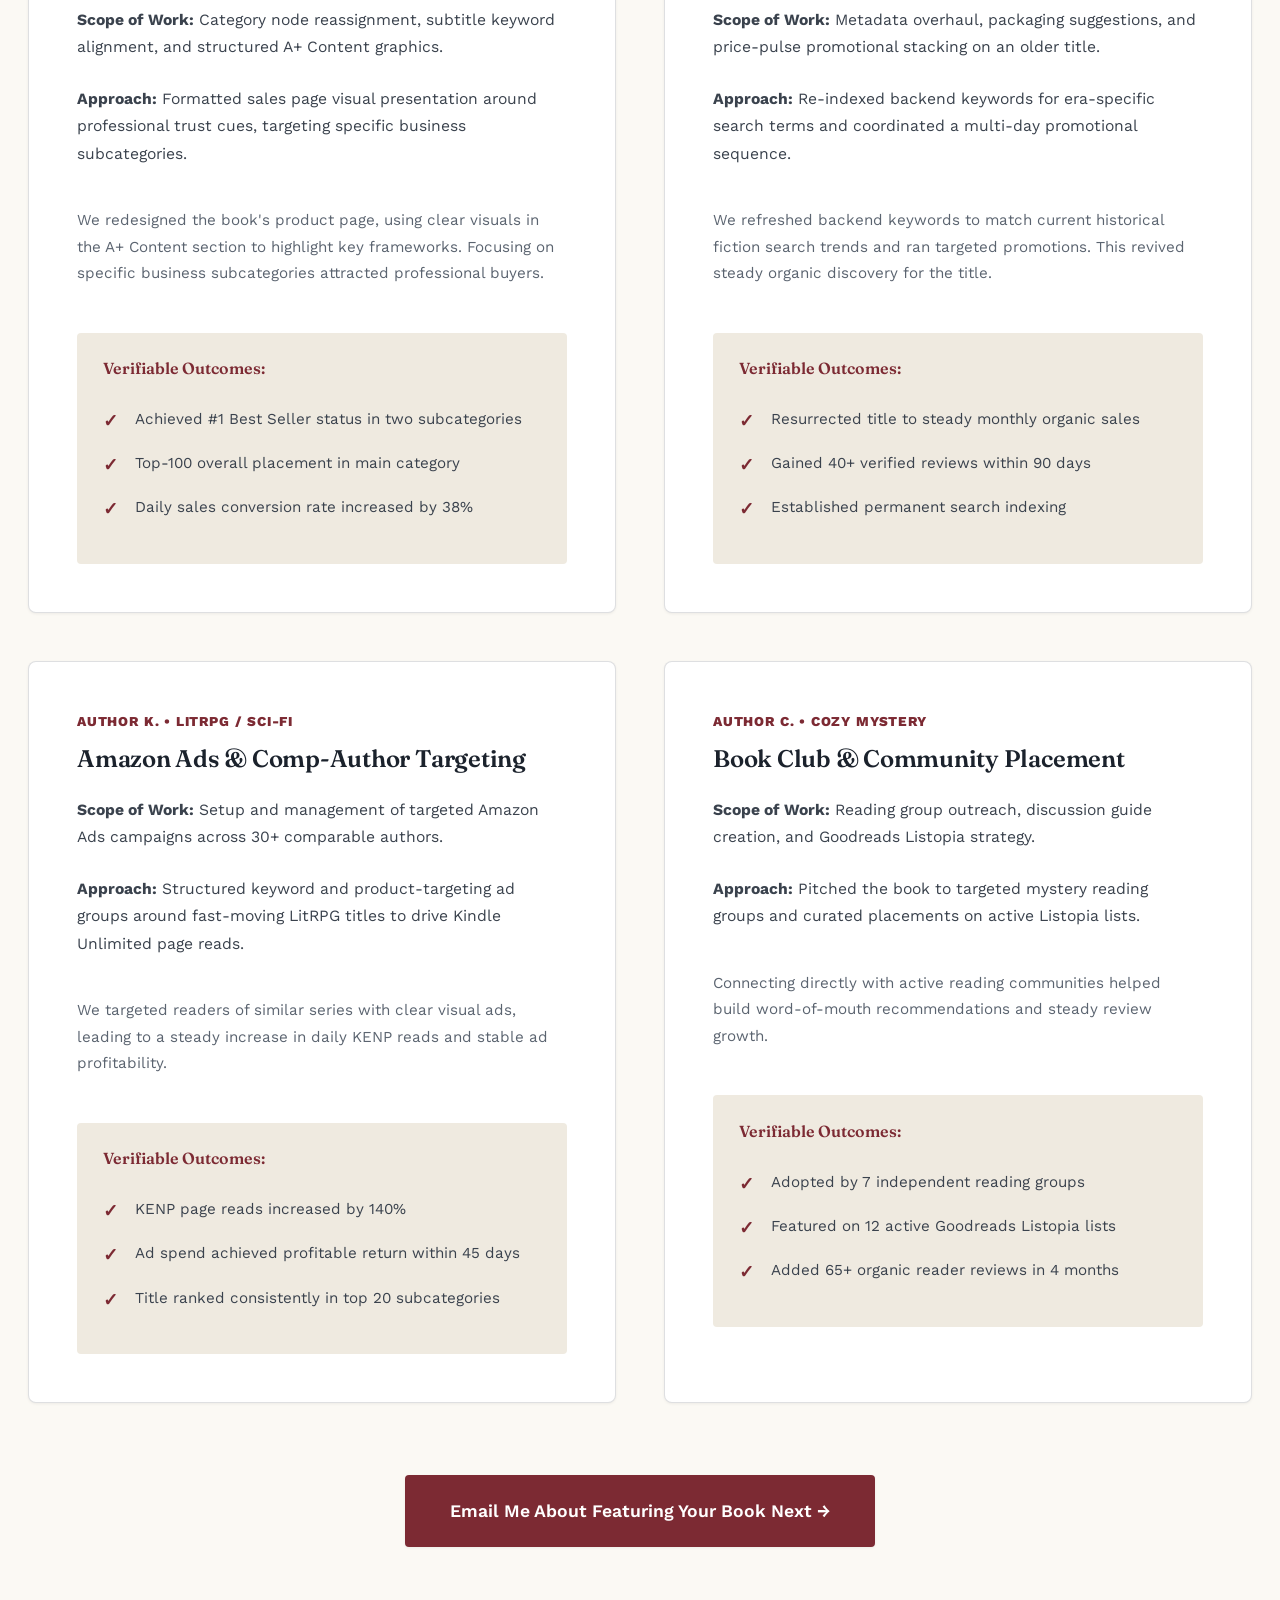
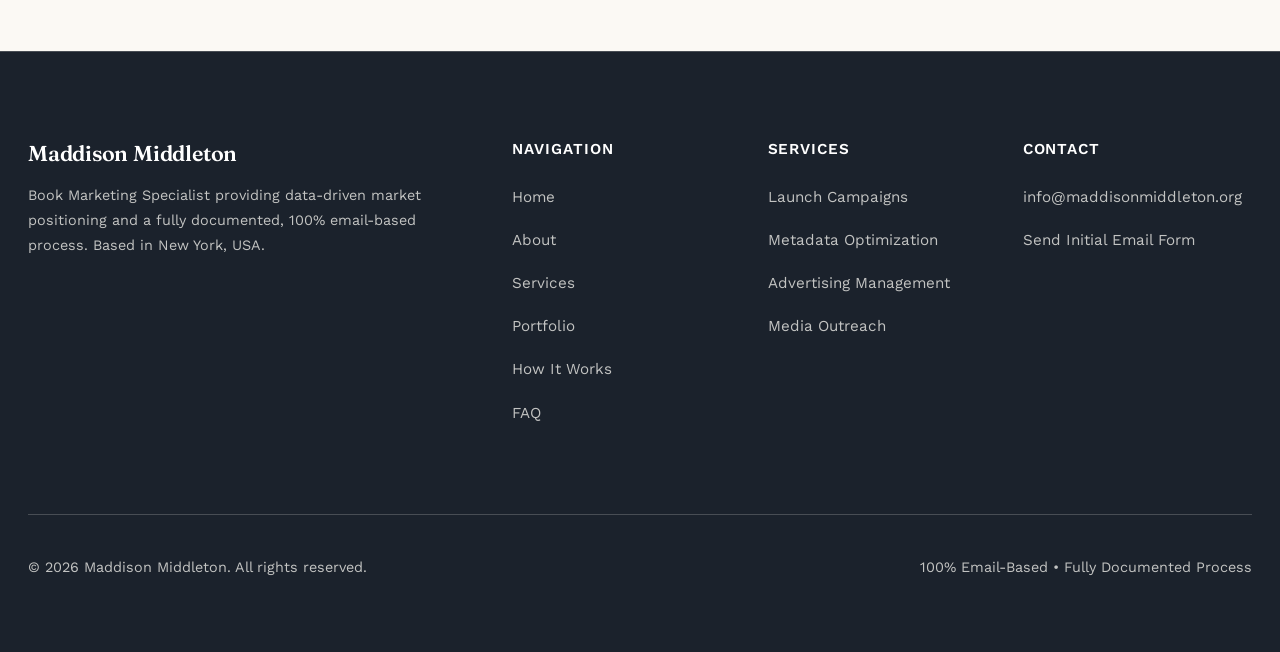
<file: portfolio.html>
<!DOCTYPE html>
<html lang="en">
<head>
  <meta charset="UTF-8">
  <meta name="viewport" content="width=device-width, initial-scale=1.0">
  <title>Portfolio | Maddison Middleton</title>
  <meta name="description" content="Selected case studies and performance outcomes. To protect client confidentiality, projects are presented using author initials with book titles withheld.">
  <link rel="icon" type="image/png" href="my picture.png">
  <link rel="preconnect" href="https://fonts.googleapis.com">
  <link rel="preconnect" href="https://fonts.gstatic.com" crossorigin>
  <link href="https://fonts.googleapis.com/css2?family=Fraunces:opsz,wght@9..144,500;9..144,600;9..144,700&family=Work+Sans:wght@400;500;600;700&display=swap" rel="stylesheet">
  <link rel="stylesheet" href="style.css">
</head>
<body>

  <!-- Navigation Header -->
  <header class="site-header">
    <div class="container nav-container">
      <a href="index.html" class="brand">
        <span class="brand-mark"><img src="my picture.png" alt="Maddison Middleton" /></span>
        <span>
          <span class="brand-name">Maddison Middleton</span>
          <span class="brand-title">Book Marketing Specialist</span>
        </span>
      </a>
      <button class="menu-toggle" aria-label="Toggle navigation">☰</button>
      <ul class="nav-links">
        <li><a href="index.html">Home</a></li>
        <li><a href="about.html">About</a></li>
        <li><a href="services.html">Services</a></li>
        <li><a href="portfolio.html" class="active">Portfolio</a></li>
        <li><a href="how-it-works.html">How It Works</a></li>
        <li><a href="faq.html">FAQ</a></li>
        <li><a href="contact.html" class="btn">Email Me</a></li>
      </ul>
    </div>
  </header>

  <!-- Page Header -->
  <section class="section bg-subtle" style="padding: 5.5rem 0 4rem;">
    <div class="container" style="max-width: 950px; text-align: center;">
      <span class="badge">Case Studies & Outcomes</span>
      <h1>Selected Work & Transformations</h1>
      <p class="lead">To protect client privacy, projects are shown using the author's initial only, with specific book titles withheld.</p>
    </div>
  </section>

  <!-- 6 Detailed Case Studies -->
  <section class="section">
    <div class="container">
      <div class="grid-2" style="gap: 3rem;">
        
        <!-- Case Study 1 -->
        <div class="card" style="padding: 3rem;">
          <span style="font-size: 0.85rem; font-weight: 800; color: var(--oxblood); text-transform: uppercase; letter-spacing: 0.06em;">Author M. • Fantasy Romance</span>
          <h3 style="margin: 0.65rem 0 1.35rem;">Launch Campaign & Category Positioning</h3>
          
          <p style="font-size: 0.98rem;"><strong>Scope of Work:</strong> 60-day launch campaign, metadata restructuring, and blurb copywriting.</p>
          <p style="font-size: 0.98rem;"><strong>Approach:</strong> Identified high-intent search strings used by fantasy romance readers. Repositioned the title out of broad fantasy into specific fairy tale retelling subcategories.</p>
          <p style="font-size: 0.95rem; color: var(--text-muted); margin-top: 1rem;">We combined reviewer outreach with targeted genre promotions. By positioning the book within precise subcategories, we helped it gain organic visibility among readers seeking those exact tropes.</p>

          <div style="background: var(--bg-subtle); padding: 1.6rem; border-radius: var(--radius-sm); margin-top: 1.35rem;">
            <h4 style="font-size: 1rem; margin-bottom: 0.5rem; color: var(--oxblood);">Verifiable Outcomes:</h4>
            <ul class="check-list" style="font-size: 0.95rem; margin-bottom: 0;">
              <li>Selected by 3 active indie book clubs</li>
              <li>Review count doubled within 60 days of launch</li>
              <li>BSR improved by over 400,000 places</li>
            </ul>
          </div>
        </div>

        <!-- Case Study 2 -->
        <div class="card" style="padding: 3rem;">
          <span style="font-size: 0.85rem; font-weight: 800; color: var(--oxblood); text-transform: uppercase; letter-spacing: 0.06em;">Author D. • Thriller Series</span>
          <h3 style="margin: 0.65rem 0 1.35rem;">Series Read-Through Funnel Overhaul</h3>
          
          <p style="font-size: 0.98rem;"><strong>Scope of Work:</strong> Read-through audit across a 3-book thriller series, back-matter CTA updates, and Book 2 blurb rewrite.</p>
          <p style="font-size: 0.98rem;"><strong>Approach:</strong> Placed direct 1-click buy links at the end of Book 1 and revised the Book 2 description to focus on the continuing plot tension.</p>
          <p style="font-size: 0.95rem; color: var(--text-muted); margin-top: 1rem;">We audited the transition between Book 1 and Book 2. Clean purchase links and a clear series connection made continuing the series an easy choice for readers.</p>

          <div style="background: var(--bg-subtle); padding: 1.6rem; border-radius: var(--radius-sm); margin-top: 1.35rem;">
            <h4 style="font-size: 1rem; margin-bottom: 0.5rem; color: var(--oxblood);">Verifiable Outcomes:</h4>
            <ul class="check-list" style="font-size: 0.95rem; margin-bottom: 0;">
              <li>Series read-through rate rose from 20% to 52%</li>
              <li>Total monthly series royalties nearly tripled</li>
              <li>Cost per acquisition decreased significantly</li>
            </ul>
          </div>
        </div>

        <!-- Case Study 3 -->
        <div class="card" style="padding: 3rem;">
          <span style="font-size: 0.85rem; font-weight: 800; color: var(--oxblood); text-transform: uppercase; letter-spacing: 0.06em;">Author S. • Nonfiction / Business</span>
          <h3 style="margin: 0.65rem 0 1.35rem;">A+ Content & Subcategory Optimization</h3>
          
          <p style="font-size: 0.98rem;"><strong>Scope of Work:</strong> Category node reassignment, subtitle keyword alignment, and structured A+ Content graphics.</p>
          <p style="font-size: 0.98rem;"><strong>Approach:</strong> Formatted sales page visual presentation around professional trust cues, targeting specific business subcategories.</p>
          <p style="font-size: 0.95rem; color: var(--text-muted); margin-top: 1rem;">We redesigned the book's product page, using clear visuals in the A+ Content section to highlight key frameworks. Focusing on specific business subcategories attracted professional buyers.</p>

          <div style="background: var(--bg-subtle); padding: 1.6rem; border-radius: var(--radius-sm); margin-top: 1.35rem;">
            <h4 style="font-size: 1rem; margin-bottom: 0.5rem; color: var(--oxblood);">Verifiable Outcomes:</h4>
            <ul class="check-list" style="font-size: 0.95rem; margin-bottom: 0;">
              <li>Achieved #1 Best Seller status in two subcategories</li>
              <li>Top-100 overall placement in main category</li>
              <li>Daily sales conversion rate increased by 38%</li>
            </ul>
          </div>
        </div>

        <!-- Case Study 4 -->
        <div class="card" style="padding: 3rem;">
          <span style="font-size: 0.85rem; font-weight: 800; color: var(--oxblood); text-transform: uppercase; letter-spacing: 0.06em;">Author H. • Historical Fiction</span>
          <h3 style="margin: 0.65rem 0 1.35rem;">Backlist Revival & Promo Sequencing</h3>
          
          <p style="font-size: 0.98rem;"><strong>Scope of Work:</strong> Metadata overhaul, packaging suggestions, and price-pulse promotional stacking on an older title.</p>
          <p style="font-size: 0.98rem;"><strong>Approach:</strong> Re-indexed backend keywords for era-specific search terms and coordinated a multi-day promotional sequence.</p>
          <p style="font-size: 0.95rem; color: var(--text-muted); margin-top: 1rem;">We refreshed backend keywords to match current historical fiction search trends and ran targeted promotions. This revived steady organic discovery for the title.</p>

          <div style="background: var(--bg-subtle); padding: 1.6rem; border-radius: var(--radius-sm); margin-top: 1.35rem;">
            <h4 style="font-size: 1rem; margin-bottom: 0.5rem; color: var(--oxblood);">Verifiable Outcomes:</h4>
            <ul class="check-list" style="font-size: 0.95rem; margin-bottom: 0;">
              <li>Resurrected title to steady monthly organic sales</li>
              <li>Gained 40+ verified reviews within 90 days</li>
              <li>Established permanent search indexing</li>
            </ul>
          </div>
        </div>

        <!-- Case Study 5 -->
        <div class="card" style="padding: 3rem;">
          <span style="font-size: 0.85rem; font-weight: 800; color: var(--oxblood); text-transform: uppercase; letter-spacing: 0.06em;">Author K. • LitRPG / Sci-Fi</span>
          <h3 style="margin: 0.65rem 0 1.35rem;">Amazon Ads & Comp-Author Targeting</h3>
          
          <p style="font-size: 0.98rem;"><strong>Scope of Work:</strong> Setup and management of targeted Amazon Ads campaigns across 30+ comparable authors.</p>
          <p style="font-size: 0.98rem;"><strong>Approach:</strong> Structured keyword and product-targeting ad groups around fast-moving LitRPG titles to drive Kindle Unlimited page reads.</p>
          <p style="font-size: 0.95rem; color: var(--text-muted); margin-top: 1rem;">We targeted readers of similar series with clear visual ads, leading to a steady increase in daily KENP reads and stable ad profitability.</p>

          <div style="background: var(--bg-subtle); padding: 1.6rem; border-radius: var(--radius-sm); margin-top: 1.35rem;">
            <h4 style="font-size: 1rem; margin-bottom: 0.5rem; color: var(--oxblood);">Verifiable Outcomes:</h4>
            <ul class="check-list" style="font-size: 0.95rem; margin-bottom: 0;">
              <li>KENP page reads increased by 140%</li>
              <li>Ad spend achieved profitable return within 45 days</li>
              <li>Title ranked consistently in top 20 subcategories</li>
            </ul>
          </div>
        </div>

        <!-- Case Study 6 -->
        <div class="card" style="padding: 3rem;">
          <span style="font-size: 0.85rem; font-weight: 800; color: var(--oxblood); text-transform: uppercase; letter-spacing: 0.06em;">Author C. • Cozy Mystery</span>
          <h3 style="margin: 0.65rem 0 1.35rem;">Book Club & Community Placement</h3>
          
          <p style="font-size: 0.98rem;"><strong>Scope of Work:</strong> Reading group outreach, discussion guide creation, and Goodreads Listopia strategy.</p>
          <p style="font-size: 0.98rem;"><strong>Approach:</strong> Pitched the book to targeted mystery reading groups and curated placements on active Listopia lists.</p>
          <p style="font-size: 0.95rem; color: var(--text-muted); margin-top: 1rem;">Connecting directly with active reading communities helped build word-of-mouth recommendations and steady review growth.</p>

          <div style="background: var(--bg-subtle); padding: 1.6rem; border-radius: var(--radius-sm); margin-top: 1.35rem;">
            <h4 style="font-size: 1rem; margin-bottom: 0.5rem; color: var(--oxblood);">Verifiable Outcomes:</h4>
            <ul class="check-list" style="font-size: 0.95rem; margin-bottom: 0;">
              <li>Adopted by 7 independent reading groups</li>
              <li>Featured on 12 active Goodreads Listopia lists</li>
              <li>Added 65+ organic reader reviews in 4 months</li>
            </ul>
          </div>
        </div>

      </div>

      <div style="text-align: center; margin-top: 4.5rem;">
        <a href="contact.html" class="btn btn-large">Email Me About Featuring Your Book Next →</a>
      </div>
    </div>
  </section>

  <!-- Footer -->
  <footer class="site-footer">
    <div class="container">
      <div class="footer-grid">
        <div class="footer-brand">
          <h3>Maddison Middleton</h3>
          <p style="font-size: 0.9rem;">Book Marketing Specialist providing data-driven market positioning and a fully documented, 100% email-based process. Based in New York, USA.</p>
        </div>
        <div class="footer-links">
          <h4>Navigation</h4>
          <ul>
            <li><a href="index.html">Home</a></li>
            <li><a href="about.html">About</a></li>
            <li><a href="services.html">Services</a></li>
            <li><a href="portfolio.html">Portfolio</a></li>
            <li><a href="how-it-works.html">How It Works</a></li>
            <li><a href="faq.html">FAQ</a></li>
          </ul>
        </div>
        <div class="footer-links">
          <h4>Services</h4>
          <ul>
            <li><a href="services.html">Launch Campaigns</a></li>
            <li><a href="services.html">Metadata Optimization</a></li>
            <li><a href="services.html">Advertising Management</a></li>
            <li><a href="services.html">Media Outreach</a></li>
          </ul>
        </div>
        <div class="footer-links">
          <h4>Contact</h4>
          <ul>
            <li><a href="mailto:info@maddisonmiddleton.org">info@maddisonmiddleton.org</a></li>
            <li><a href="contact.html">Send Initial Email Form</a></li>
          </ul>
        </div>
      </div>
      <div class="footer-bottom">
        <p>&copy; 2026 Maddison Middleton. All rights reserved.</p>
        <p>100% Email-Based • Fully Documented Process</p>
      </div>
    </div>
  </footer>

  <script src="script.js"></script>
</body>
</html>
</file>
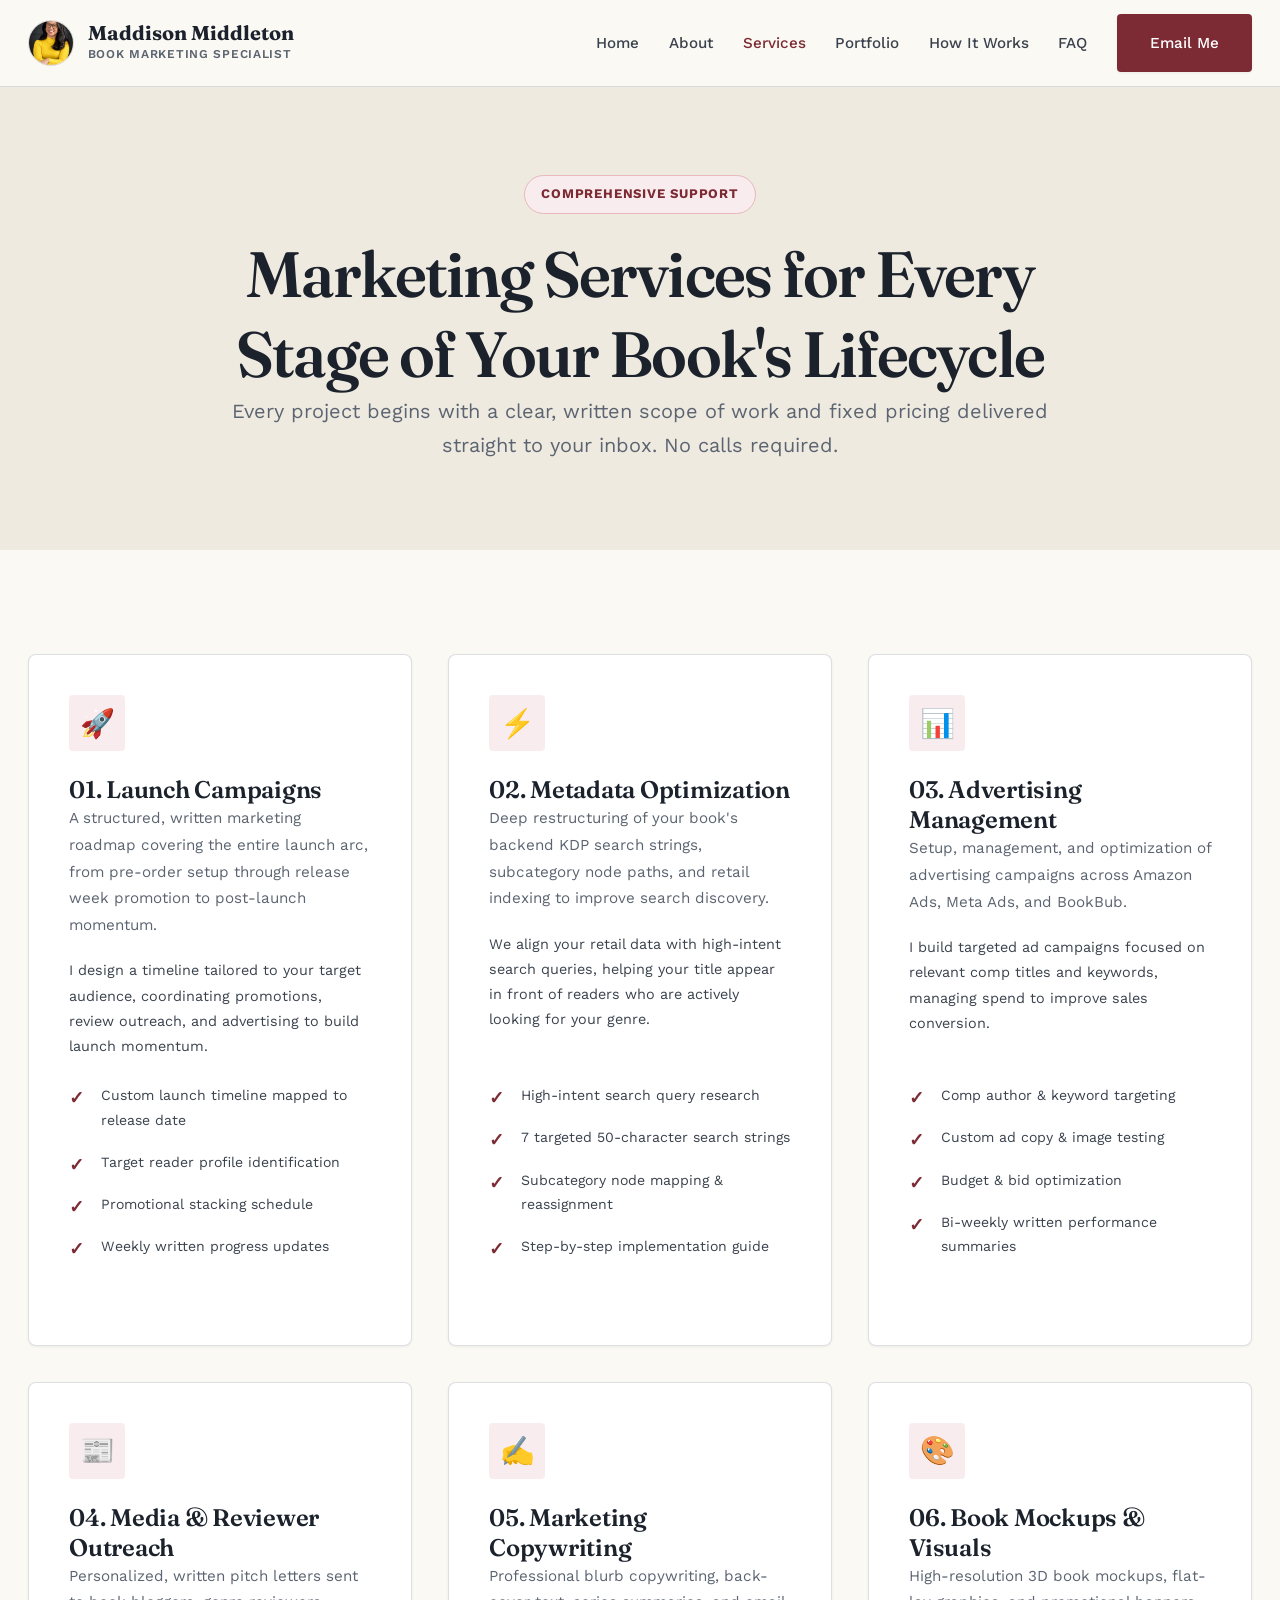
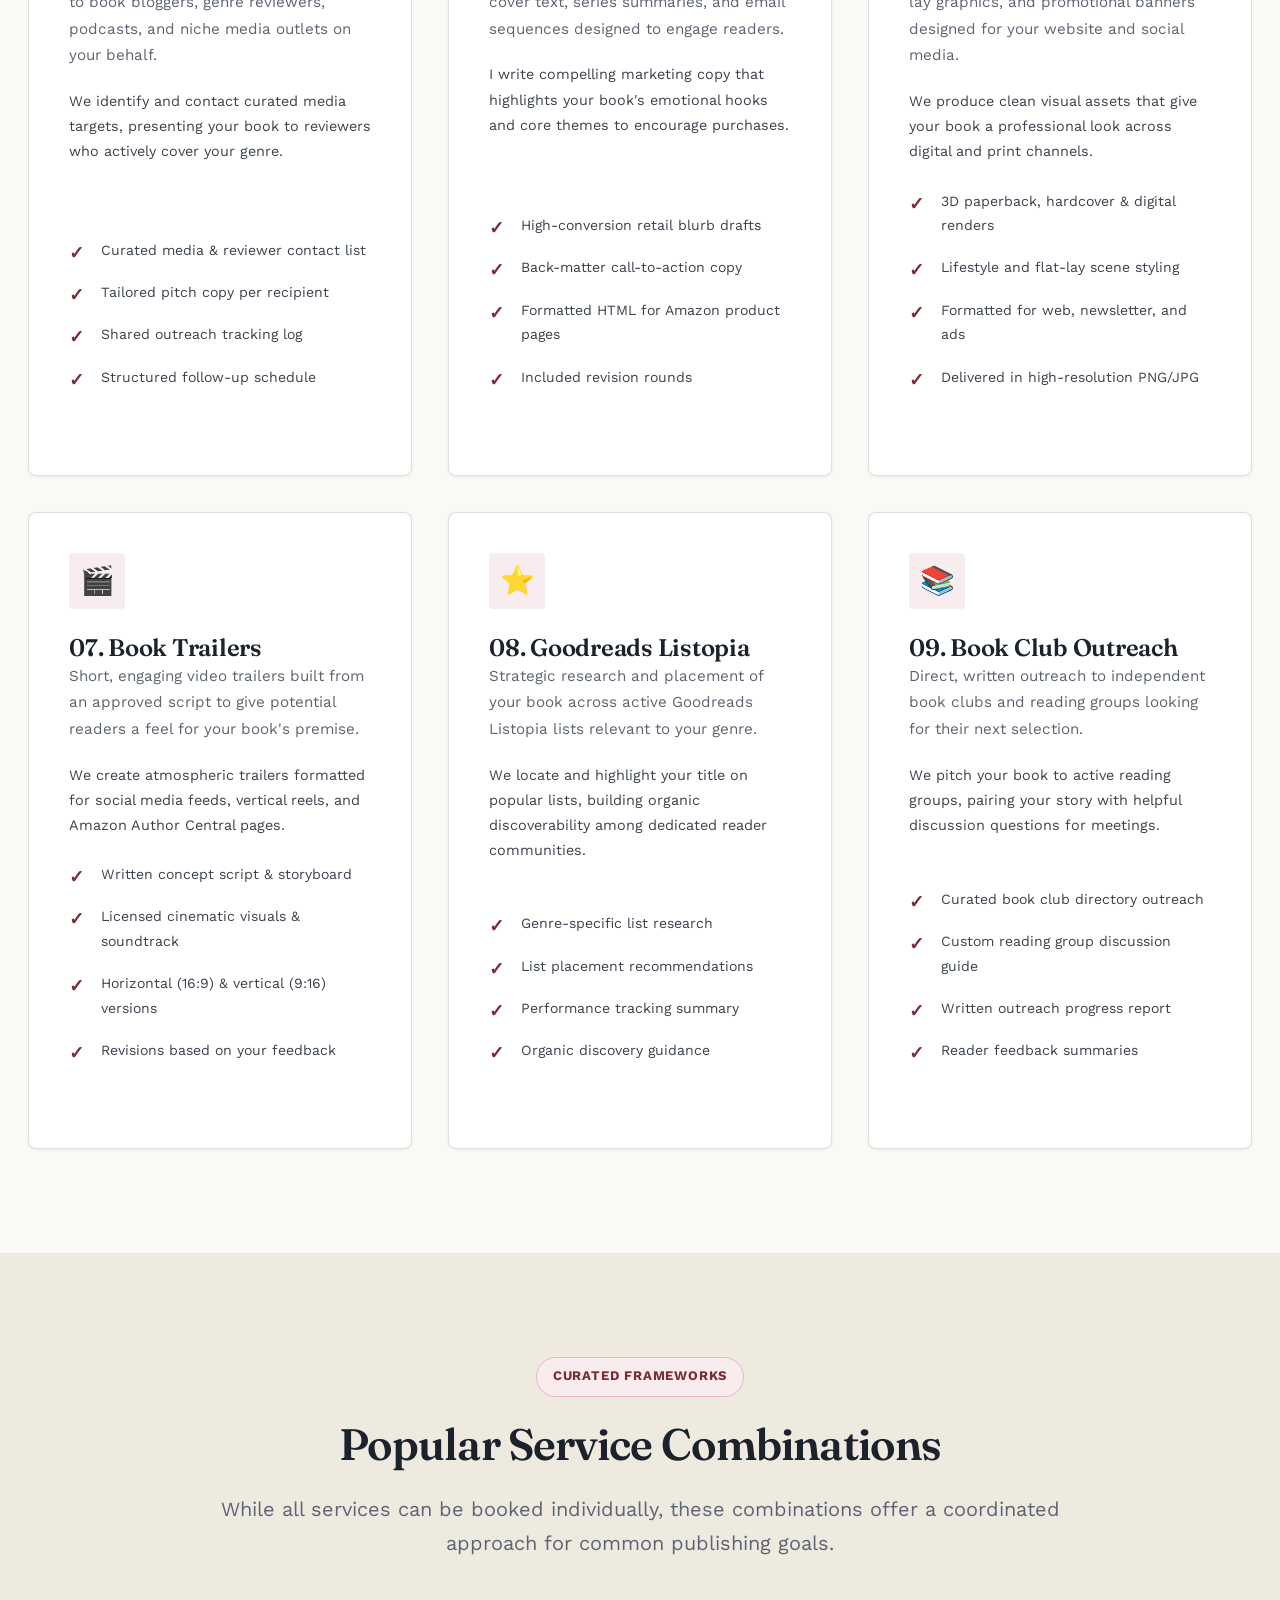
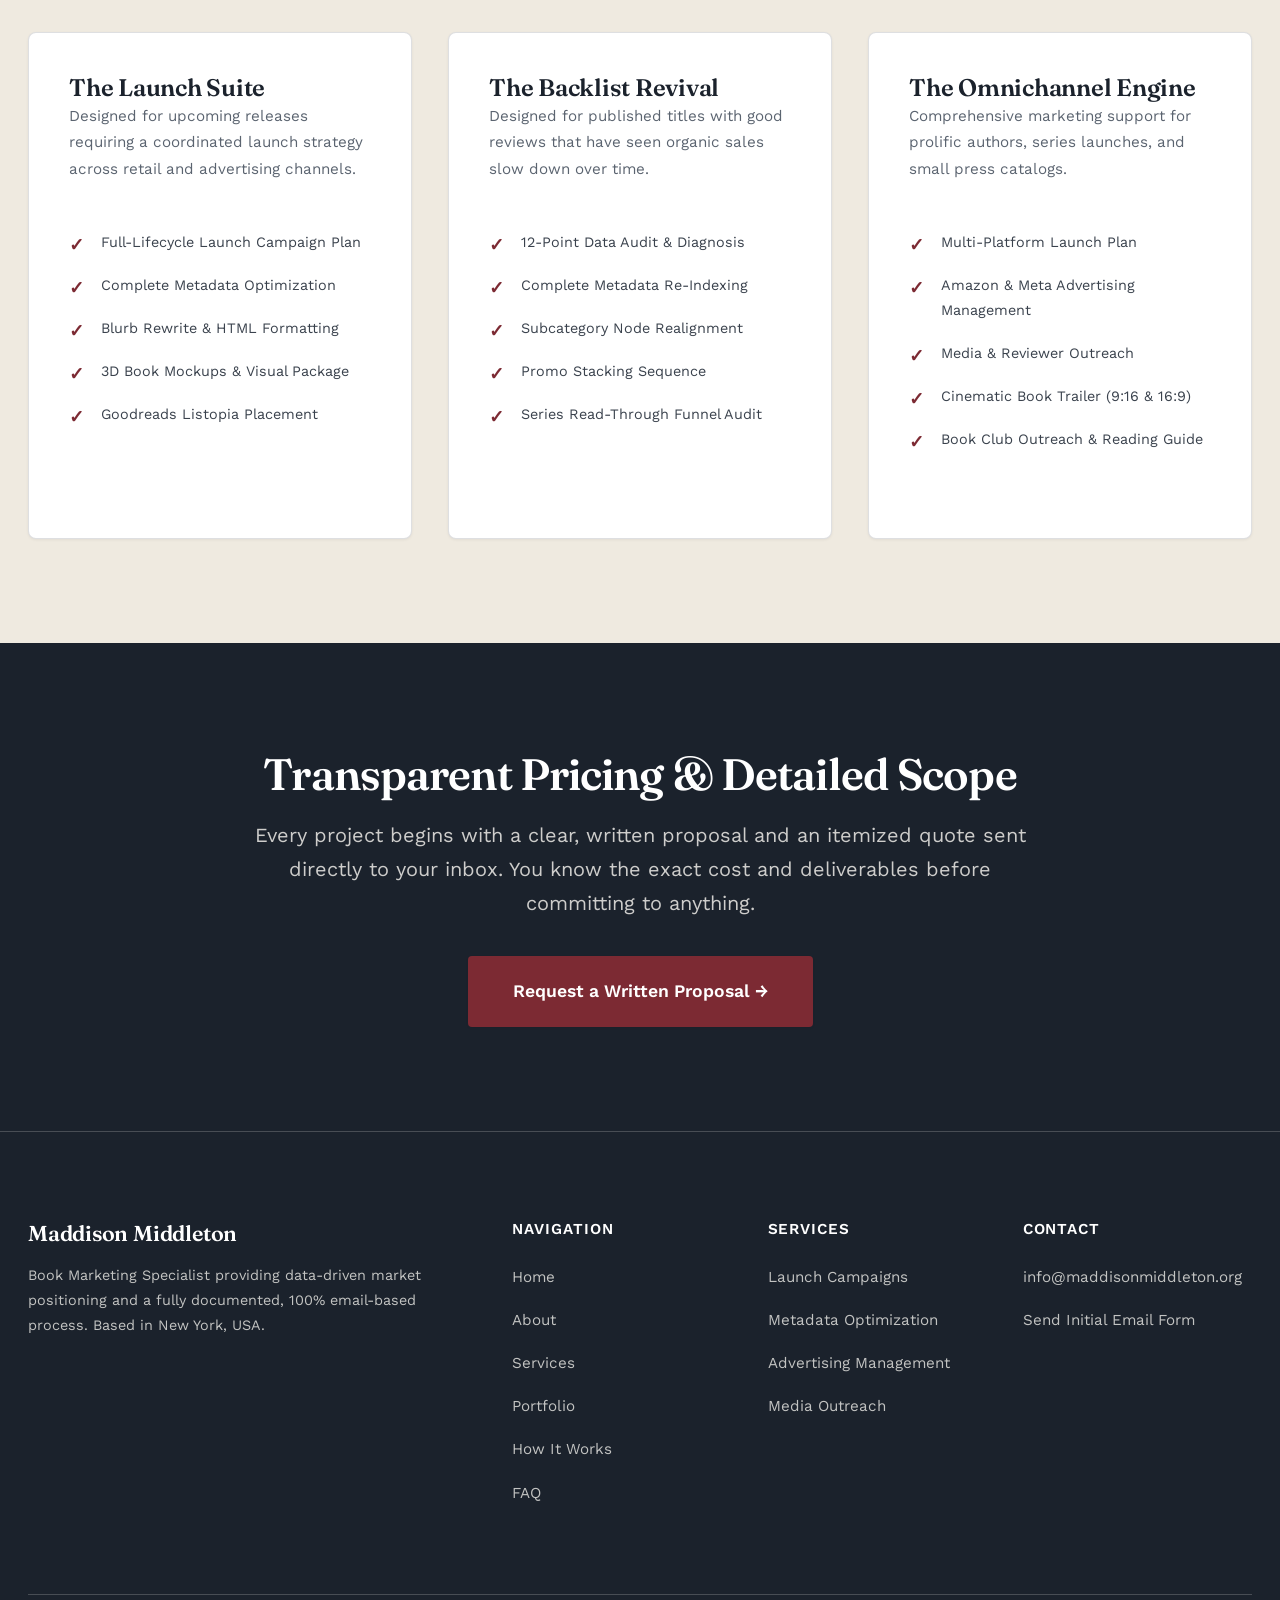
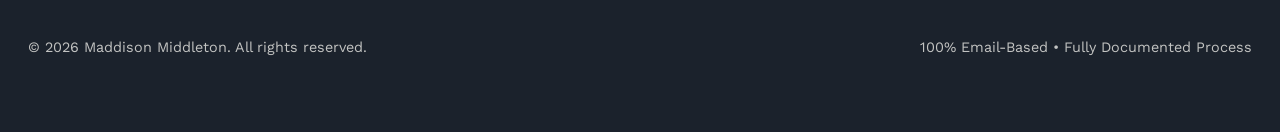
<file: services.html>
<!DOCTYPE html>
<html lang="en">
<head>
  <meta charset="UTF-8">
  <meta name="viewport" content="width=device-width, initial-scale=1.0">
  <title>Services | Maddison Middleton</title>
  <meta name="description" content="Comprehensive marketing support for every stage of your book's life cycle. Launch campaigns, metadata optimization, advertising management, copywriting, and visual assets.">
  <link rel="icon" type="image/png" href="my pic.png">
  <link rel="preconnect" href="https://fonts.googleapis.com">
  <link rel="preconnect" href="https://fonts.gstatic.com" crossorigin>
  <link href="https://fonts.googleapis.com/css2?family=Fraunces:opsz,wght@9..144,500;9..144,600;9..144,700&family=Work+Sans:wght@400;500;600;700&display=swap" rel="stylesheet">
  <link rel="stylesheet" href="style.css">
</head>
<body>

  <!-- Navigation Header -->
  <header class="site-header">
    <div class="container nav-container">
      <a href="index.html" class="brand">
        <span class="brand-mark"><img src="my picture.png" alt="Maddison Middleton" /></span>
        <span>
          <span class="brand-name">Maddison Middleton</span>
          <span class="brand-title">Book Marketing Specialist</span>
        </span>
      </a>
      <button class="menu-toggle" aria-label="Toggle navigation">☰</button>
      <ul class="nav-links">
        <li><a href="index.html">Home</a></li>
        <li><a href="about.html">About</a></li>
        <li><a href="services.html" class="active">Services</a></li>
        <li><a href="portfolio.html">Portfolio</a></li>
        <li><a href="how-it-works.html">How It Works</a></li>
        <li><a href="faq.html">FAQ</a></li>
        <li><a href="contact.html" class="btn">Email Me</a></li>
      </ul>
    </div>
  </header>

  <!-- Page Header -->
  <section class="section bg-subtle" style="padding: 5.5rem 0 4rem;">
    <div class="container" style="max-width: 950px; text-align: center;">
      <span class="badge">Comprehensive Support</span>
      <h1>Marketing Services for Every Stage of Your Book's Lifecycle</h1>
      <p class="lead">Every project begins with a clear, written scope of work and fixed pricing delivered straight to your inbox. No calls required.</p>
    </div>
  </section>

  <!-- 9 Modular Services Grid -->
  <section class="section">
    <div class="container">
      <div class="grid-3">
        
        <!-- Service 1 -->
        <div class="card">
          <div class="card-icon">🚀</div>
          <h3>01. Launch Campaigns</h3>
          <p style="font-size: 0.95rem; color: var(--text-muted); margin-bottom: 1.25rem;">A structured, written marketing roadmap covering the entire launch arc, from pre-order setup through release week promotion to post-launch momentum.</p>
          <p style="font-size: 0.9rem; margin-bottom: 1.5rem;">I design a timeline tailored to your target audience, coordinating promotions, review outreach, and advertising to build launch momentum.</p>
          <ul class="check-list" style="font-size: 0.88rem; margin-top: auto;">
            <li>Custom launch timeline mapped to release date</li>
            <li>Target reader profile identification</li>
            <li>Promotional stacking schedule</li>
            <li>Weekly written progress updates</li>
          </ul>
        </div>

        <!-- Service 2 -->
        <div class="card">
          <div class="card-icon">⚡</div>
          <h3>02. Metadata Optimization</h3>
          <p style="font-size: 0.95rem; color: var(--text-muted); margin-bottom: 1.25rem;">Deep restructuring of your book's backend KDP search strings, subcategory node paths, and retail indexing to improve search discovery.</p>
          <p style="font-size: 0.9rem; margin-bottom: 1.5rem;">We align your retail data with high-intent search queries, helping your title appear in front of readers who are actively looking for your genre.</p>
          <ul class="check-list" style="font-size: 0.88rem; margin-top: auto;">
            <li>High-intent search query research</li>
            <li>7 targeted 50-character search strings</li>
            <li>Subcategory node mapping & reassignment</li>
            <li>Step-by-step implementation guide</li>
          </ul>
        </div>

        <!-- Service 3 -->
        <div class="card">
          <div class="card-icon">📊</div>
          <h3>03. Advertising Management</h3>
          <p style="font-size: 0.95rem; color: var(--text-muted); margin-bottom: 1.25rem;">Setup, management, and optimization of advertising campaigns across Amazon Ads, Meta Ads, and BookBub.</p>
          <p style="font-size: 0.9rem; margin-bottom: 1.5rem;">I build targeted ad campaigns focused on relevant comp titles and keywords, managing spend to improve sales conversion.</p>
          <ul class="check-list" style="font-size: 0.88rem; margin-top: auto;">
            <li>Comp author & keyword targeting</li>
            <li>Custom ad copy & image testing</li>
            <li>Budget & bid optimization</li>
            <li>Bi-weekly written performance summaries</li>
          </ul>
        </div>

        <!-- Service 4 -->
        <div class="card">
          <div class="card-icon">📰</div>
          <h3>04. Media & Reviewer Outreach</h3>
          <p style="font-size: 0.95rem; color: var(--text-muted); margin-bottom: 1.25rem;">Personalized, written pitch letters sent to book bloggers, genre reviewers, podcasts, and niche media outlets on your behalf.</p>
          <p style="font-size: 0.9rem; margin-bottom: 1.5rem;">We identify and contact curated media targets, presenting your book to reviewers who actively cover your genre.</p>
          <ul class="check-list" style="font-size: 0.88rem; margin-top: auto;">
            <li>Curated media & reviewer contact list</li>
            <li>Tailored pitch copy per recipient</li>
            <li>Shared outreach tracking log</li>
            <li>Structured follow-up schedule</li>
          </ul>
        </div>

        <!-- Service 5 -->
        <div class="card">
          <div class="card-icon">✍️</div>
          <h3>05. Marketing Copywriting</h3>
          <p style="font-size: 0.95rem; color: var(--text-muted); margin-bottom: 1.25rem;">Professional blurb copywriting, back-cover text, series summaries, and email sequences designed to engage readers.</p>
          <p style="font-size: 0.9rem; margin-bottom: 1.5rem;">I write compelling marketing copy that highlights your book's emotional hooks and core themes to encourage purchases.</p>
          <ul class="check-list" style="font-size: 0.88rem; margin-top: auto;">
            <li>High-conversion retail blurb drafts</li>
            <li>Back-matter call-to-action copy</li>
            <li>Formatted HTML for Amazon product pages</li>
            <li>Included revision rounds</li>
          </ul>
        </div>

        <!-- Service 6 -->
        <div class="card">
          <div class="card-icon">🎨</div>
          <h3>06. Book Mockups & Visuals</h3>
          <p style="font-size: 0.95rem; color: var(--text-muted); margin-bottom: 1.25rem;">High-resolution 3D book mockups, flat-lay graphics, and promotional banners designed for your website and social media.</p>
          <p style="font-size: 0.9rem; margin-bottom: 1.5rem;">We produce clean visual assets that give your book a professional look across digital and print channels.</p>
          <ul class="check-list" style="font-size: 0.88rem; margin-top: auto;">
            <li>3D paperback, hardcover & digital renders</li>
            <li>Lifestyle and flat-lay scene styling</li>
            <li>Formatted for web, newsletter, and ads</li>
            <li>Delivered in high-resolution PNG/JPG</li>
          </ul>
        </div>

        <!-- Service 7 -->
        <div class="card">
          <div class="card-icon">🎬</div>
          <h3>07. Book Trailers</h3>
          <p style="font-size: 0.95rem; color: var(--text-muted); margin-bottom: 1.25rem;">Short, engaging video trailers built from an approved script to give potential readers a feel for your book's premise.</p>
          <p style="font-size: 0.9rem; margin-bottom: 1.5rem;">We create atmospheric trailers formatted for social media feeds, vertical reels, and Amazon Author Central pages.</p>
          <ul class="check-list" style="font-size: 0.88rem; margin-top: auto;">
            <li>Written concept script & storyboard</li>
            <li>Licensed cinematic visuals & soundtrack</li>
            <li>Horizontal (16:9) & vertical (9:16) versions</li>
            <li>Revisions based on your feedback</li>
          </ul>
        </div>

        <!-- Service 8 -->
        <div class="card">
          <div class="card-icon">⭐</div>
          <h3>08. Goodreads Listopia</h3>
          <p style="font-size: 0.95rem; color: var(--text-muted); margin-bottom: 1.25rem;">Strategic research and placement of your book across active Goodreads Listopia lists relevant to your genre.</p>
          <p style="font-size: 0.9rem; margin-bottom: 1.5rem;">We locate and highlight your title on popular lists, building organic discoverability among dedicated reader communities.</p>
          <ul class="check-list" style="font-size: 0.88rem; margin-top: auto;">
            <li>Genre-specific list research</li>
            <li>List placement recommendations</li>
            <li>Performance tracking summary</li>
            <li>Organic discovery guidance</li>
          </ul>
        </div>

        <!-- Service 9 -->
        <div class="card">
          <div class="card-icon">📚</div>
          <h3>09. Book Club Outreach</h3>
          <p style="font-size: 0.95rem; color: var(--text-muted); margin-bottom: 1.25rem;">Direct, written outreach to independent book clubs and reading groups looking for their next selection.</p>
          <p style="font-size: 0.9rem; margin-bottom: 1.5rem;">We pitch your book to active reading groups, pairing your story with helpful discussion questions for meetings.</p>
          <ul class="check-list" style="font-size: 0.88rem; margin-top: auto;">
            <li>Curated book club directory outreach</li>
            <li>Custom reading group discussion guide</li>
            <li>Written outreach progress report</li>
            <li>Reader feedback summaries</li>
          </ul>
        </div>

      </div>
    </div>
  </section>

  <!-- Engagement Packages -->
  <section class="section bg-subtle">
    <div class="container">
      <div class="section-head">
        <span class="badge">Curated Frameworks</span>
        <h2>Popular Service Combinations</h2>
        <p class="lead">While all services can be booked individually, these combinations offer a coordinated approach for common publishing goals.</p>
      </div>

      <div class="grid-3">
        <div class="card">
          <h3>The Launch Suite</h3>
          <p style="font-size: 0.95rem; color: var(--text-muted); margin-bottom: 1.25rem;">Designed for upcoming releases requiring a coordinated launch strategy across retail and advertising channels.</p>
          <ul class="check-list" style="font-size: 0.9rem;">
            <li>Full-Lifecycle Launch Campaign Plan</li>
            <li>Complete Metadata Optimization</li>
            <li>Blurb Rewrite & HTML Formatting</li>
            <li>3D Book Mockups & Visual Package</li>
            <li>Goodreads Listopia Placement</li>
          </ul>
        </div>

        <div class="card">
          <h3>The Backlist Revival</h3>
          <p style="font-size: 0.95rem; color: var(--text-muted); margin-bottom: 1.25rem;">Designed for published titles with good reviews that have seen organic sales slow down over time.</p>
          <ul class="check-list" style="font-size: 0.9rem;">
            <li>12-Point Data Audit & Diagnosis</li>
            <li>Complete Metadata Re-Indexing</li>
            <li>Subcategory Node Realignment</li>
            <li>Promo Stacking Sequence</li>
            <li>Series Read-Through Funnel Audit</li>
          </ul>
        </div>

        <div class="card">
          <h3>The Omnichannel Engine</h3>
          <p style="font-size: 0.95rem; color: var(--text-muted); margin-bottom: 1.25rem;">Comprehensive marketing support for prolific authors, series launches, and small press catalogs.</p>
          <ul class="check-list" style="font-size: 0.9rem;">
            <li>Multi-Platform Launch Plan</li>
            <li>Amazon & Meta Advertising Management</li>
            <li>Media & Reviewer Outreach</li>
            <li>Cinematic Book Trailer (9:16 & 16:9)</li>
            <li>Book Club Outreach & Reading Guide</li>
          </ul>
        </div>
      </div>
    </div>
  </section>

  <!-- Pricing Transparency -->
  <section class="section bg-dark">
    <div class="container" style="text-align: center; max-width: 850px;">
      <h2 style="color: white;">Transparent Pricing & Detailed Scope</h2>
      <p class="lead" style="color: rgba(251, 249, 244, 0.8); margin-top: 1rem;">
        Every project begins with a clear, written proposal and an itemized quote sent directly to your inbox. You know the exact cost and deliverables before committing to anything.
      </p>
      <div style="margin-top: 2.25rem;">
        <a href="contact.html" class="btn btn-large">Request a Written Proposal →</a>
      </div>
    </div>
  </section>

  <!-- Footer -->
  <footer class="site-footer">
    <div class="container">
      <div class="footer-grid">
        <div class="footer-brand">
          <h3>Maddison Middleton</h3>
          <p style="font-size: 0.9rem;">Book Marketing Specialist providing data-driven market positioning and a fully documented, 100% email-based process. Based in New York, USA.</p>
        </div>
        <div class="footer-links">
          <h4>Navigation</h4>
          <ul>
            <li><a href="index.html">Home</a></li>
            <li><a href="about.html">About</a></li>
            <li><a href="services.html">Services</a></li>
            <li><a href="portfolio.html">Portfolio</a></li>
            <li><a href="how-it-works.html">How It Works</a></li>
            <li><a href="faq.html">FAQ</a></li>
          </ul>
        </div>
        <div class="footer-links">
          <h4>Services</h4>
          <ul>
            <li><a href="services.html">Launch Campaigns</a></li>
            <li><a href="services.html">Metadata Optimization</a></li>
            <li><a href="services.html">Advertising Management</a></li>
            <li><a href="services.html">Media Outreach</a></li>
          </ul>
        </div>
        <div class="footer-links">
          <h4>Contact</h4>
          <ul>
            <li><a href="mailto:info@maddisonmiddleton.org">info@maddisonmiddleton.org</a></li>
            <li><a href="contact.html">Send Initial Email Form</a></li>
          </ul>
        </div>
      </div>
      <div class="footer-bottom">
        <p>&copy; 2026 Maddison Middleton. All rights reserved.</p>
        <p>100% Email-Based • Fully Documented Process</p>
      </div>
    </div>
  </footer>

  <script src="script.js"></script>
</body>
</html>
</file>
<file: style.css>
/* =========================================================
   Maddison Middleton — Book Marketing Specialist
   New York, USA | Data-First, Long-Form Design System
   ========================================================= */

:root {
  --bg-main: #FBF9F4; /* Paper / Parchment tone */
  --bg-subtle: #EFEAE0; 
  --bg-card: #ffffff;
  --bg-dark: #1B222C; /* Deep ink slate */
  --bg-dark-card: #252e3b;
  
  --text-dark: #1B222C;
  --text-body: #3A424D;
  --text-muted: #5B6470;
  --text-light: #FBF9F4;

  --oxblood: #7C2A33;
  --oxblood-hover: #5E1F27;
  --oxblood-light: #f9ecee;
  --oxblood-border: #e8b8bc;

  --accent-green: #047857;
  --accent-green-bg: #d1fae5;

  --border: rgba(27, 34, 44, 0.14);
  --border-light: rgba(251, 249, 244, 0.2);
  --shadow-sm: 0 1px 3px 0 rgb(0 0 0 / 0.06);
  --shadow-md: 0 4px 12px -1px rgb(0 0 0 / 0.08);
  --shadow-lg: 0 12px 24px -4px rgb(0 0 0 / 0.12);

  --font-display: "Fraunces", "Iowan Old Style", Georgia, serif;
  --font-sans: "Work Sans", -apple-system, BlinkMacSystemFont, "Segoe UI", Roboto, sans-serif;
  
  --max-width: 1280px;
  --radius-sm: 4px;
  --radius-md: 8px;
  --radius-lg: 12px;
  --transition: all 0.25s ease;
}

* { box-sizing: border-box; margin: 0; padding: 0; }

html { scroll-behavior: smooth; }

body {
  font-family: var(--font-sans);
  color: var(--text-body);
  background-color: var(--bg-main);
  line-height: 1.75;
  font-size: 16px;
  -webkit-font-smoothing: antialiased;
}

h1, h2, h3, h4, h5, h6 {
  font-family: var(--font-display);
  color: var(--text-dark);
  font-weight: 600;
  line-height: 1.25;
}

h1 { font-size: clamp(2.5rem, 5vw, 4rem); letter-spacing: -0.03em; }
h2 { font-size: clamp(1.9rem, 3.5vw, 2.75rem); letter-spacing: -0.02em; }
h3 { font-size: 1.5rem; letter-spacing: -0.01em; }
h4 { font-size: 1.2rem; }

p { margin-bottom: 1.5rem; max-width: 78ch; }
p.lead { font-size: 1.25rem; color: var(--text-muted); font-weight: 400; line-height: 1.7; }

a { color: var(--oxblood); text-decoration: none; transition: var(--transition); }
a:hover { color: var(--oxblood-hover); }

.container {
  max-width: var(--max-width);
  margin: 0 auto;
  padding: 0 1.75rem;
}

/* --- Badges & Buttons --- */
.badge {
  display: inline-flex;
  align-items: center;
  gap: 0.5rem;
  padding: 0.45rem 1rem;
  background: var(--oxblood-light);
  color: var(--oxblood);
  border: 1px solid var(--oxblood-border);
  border-radius: 9999px;
  font-size: 0.82rem;
  font-weight: 700;
  text-transform: uppercase;
  letter-spacing: 0.06em;
  margin-bottom: 1.25rem;
  font-family: var(--font-sans);
}

.btn {
  display: inline-flex;
  align-items: center;
  justify-content: center;
  gap: 0.6rem;
  background-color: var(--oxblood);
  color: white !important;
  padding: 0.95rem 2rem;
  border-radius: var(--radius-sm);
  font-family: var(--font-sans);
  font-weight: 600;
  font-size: 1rem;
  border: 1px solid transparent;
  cursor: pointer;
  box-shadow: var(--shadow-sm);
  transition: var(--transition);
  text-align: center;
}

.btn:hover {
  background-color: var(--oxblood-hover);
  transform: translateY(-2px);
  box-shadow: var(--shadow-md);
}

.btn-secondary {
  background-color: transparent;
  color: var(--text-dark) !important;
  border: 1px solid var(--text-dark);
}

.btn-secondary:hover {
  background-color: var(--text-dark);
  color: white !important;
}

.btn-large { padding: 1.2rem 2.75rem; font-size: 1.1rem; }

/* --- Navigation --- */
.site-header {
  position: sticky;
  top: 0;
  z-index: 1000;
  background: rgba(251, 249, 244, 0.97);
  backdrop-filter: blur(12px);
  border-bottom: 1px solid var(--border);
}

.nav-container {
  display: flex;
  align-items: center;
  justify-content: space-between;
  height: 86px;
}

.brand {
  display: flex;
  align-items: center;
  gap: 0.85rem;
  text-decoration: none;
}

.brand-mark {
  width: 46px;
  height: 46px;
  border-radius: 50%;
  overflow: hidden;
  border: 1px solid var(--border);
  flex-shrink: 0;
}

.brand-mark img {
  width: 100%;
  height: 100%;
  object-fit: cover;
}

.brand-name {
  font-family: var(--font-display);
  font-size: 1.25rem;
  font-weight: 700;
  color: var(--text-dark);
  display: block;
  line-height: 1.1;
}

.brand-title {
  font-family: var(--font-sans);
  font-size: 0.75rem;
  color: var(--text-muted);
  text-transform: uppercase;
  letter-spacing: 0.06em;
  font-weight: 600;
  display: block;
}

.nav-links {
  display: flex;
  align-items: center;
  gap: 1.85rem;
  list-style: none;
}

.nav-links a {
  font-family: var(--font-sans);
  color: var(--text-body);
  font-weight: 500;
  font-size: 0.95rem;
}

.nav-links a:hover,
.nav-links a.active {
  color: var(--oxblood);
}

.menu-toggle {
  display: none;
  background: none;
  border: none;
  font-size: 1.7rem;
  color: var(--text-dark);
  cursor: pointer;
}

/* --- Layout Sections --- */
.section { padding: 6.5rem 0; }
.section-lg { padding: 8.5rem 0; }
.bg-subtle { background-color: var(--bg-subtle); }
.bg-dark { background-color: var(--bg-dark); color: var(--text-light); }
.bg-dark h1, .bg-dark h2, .bg-dark h3, .bg-dark h4 { color: white; }

.section-head {
  text-align: center;
  max-width: 860px;
  margin: 0 auto 4.5rem;
}

.section-head h2 { margin-bottom: 1.25rem; }

/* --- Grids & Cards --- */
.grid-2 { display: grid; grid-template-columns: repeat(2, 1fr); gap: 2.5rem; }
.grid-3 { display: grid; grid-template-columns: repeat(3, 1fr); gap: 2.25rem; }
.grid-4 { display: grid; grid-template-columns: repeat(4, 1fr); gap: 1.75rem; }

.card {
  background: var(--bg-card);
  border: 1px solid var(--border);
  border-radius: var(--radius-md);
  padding: 2.5rem;
  box-shadow: var(--shadow-sm);
  transition: var(--transition);
  display: flex;
  flex-direction: column;
}

.card:hover {
  box-shadow: var(--shadow-md);
  border-color: var(--oxblood-border);
}

.card-icon {
  width: 56px;
  height: 56px;
  border-radius: var(--radius-sm);
  background: var(--oxblood-light);
  color: var(--oxblood);
  display: flex;
  align-items: center;
  justify-content: center;
  font-size: 1.75rem;
  margin-bottom: 1.5rem;
}

.callout-box {
  background: var(--oxblood-light);
  border-left: 5px solid var(--oxblood);
  border-radius: var(--radius-sm);
  padding: 2rem 2.25rem;
  margin: 2.5rem 0;
}

/* --- Hero Layout --- */
.hero {
  padding: 7rem 0 5.5rem;
  background: linear-gradient(180deg, var(--bg-subtle) 0%, var(--bg-main) 100%);
  border-bottom: 1px solid var(--border);
}

.hero-grid {
  display: grid;
  grid-template-columns: 1.25fr 0.75fr;
  gap: 4rem;
  align-items: center;
}

.hero-portrait-frame {
  border-radius: var(--radius-md);
  overflow: hidden;
  box-shadow: var(--shadow-lg);
  border: 1px solid var(--border);
  aspect-ratio: 4/5;
  max-width: 440px;
  margin: 0 auto;
}

.hero-portrait-frame img {
  width: 100%;
  height: 100%;
  object-fit: cover;
}

.hero-stats {
  display: grid;
  grid-template-columns: repeat(3, 1fr);
  gap: 1.75rem;
  margin-top: 3rem;
  padding-top: 2.5rem;
  border-top: 1px solid var(--border);
}

.stat-item h3 {
  font-size: 2.2rem;
  color: var(--oxblood);
  margin-bottom: 0.25rem;
  font-weight: 700;
}

.stat-item p {
  font-size: 0.9rem;
  color: var(--text-muted);
  margin-bottom: 0;
  line-height: 1.4;
}

.hero-card {
  background: var(--bg-card);
  border: 1px solid var(--border);
  border-radius: var(--radius-lg);
  padding: 2.75rem;
  box-shadow: var(--shadow-lg);
}

/* --- Custom Lists & Tables --- */
.check-list {
  list-style: none;
  padding: 0;
  margin: 1.75rem 0;
}

.check-list li {
  position: relative;
  padding-left: 2rem;
  margin-bottom: 1.1rem;
  color: var(--text-body);
}

.check-list li::before {
  content: "✓";
  position: absolute;
  left: 0;
  top: 0;
  color: var(--oxblood);
  font-weight: 800;
  font-size: 1.1rem;
}

.data-table {
  width: 100%;
  border-collapse: collapse;
  margin: 2.5rem 0;
  font-size: 0.98rem;
  background: white;
  border-radius: var(--radius-md);
  overflow: hidden;
  border: 1px solid var(--border);
}

.data-table th,
.data-table td {
  padding: 1.15rem 1.5rem;
  text-align: left;
  border-bottom: 1px solid var(--border);
}

.data-table th {
  background-color: var(--bg-subtle);
  color: var(--text-dark);
  font-weight: 700;
  font-family: var(--font-sans);
}

/* --- FAQ Accordion --- */
.faq-accordion {
  max-width: 950px;
  margin: 0 auto;
}

.faq-item {
  background: white;
  border: 1px solid var(--border);
  border-radius: var(--radius-md);
  margin-bottom: 1.35rem;
  overflow: hidden;
  box-shadow: var(--shadow-sm);
}

.faq-toggle {
  width: 100%;
  padding: 1.75rem 2.25rem;
  text-align: left;
  background: none;
  border: none;
  font-family: var(--font-display);
  font-size: 1.2rem;
  font-weight: 600;
  color: var(--text-dark);
  cursor: pointer;
  display: flex;
  justify-content: space-between;
  align-items: center;
  gap: 1.25rem;
}

.faq-toggle span.icon {
  font-size: 1.5rem;
  color: var(--oxblood);
  transition: var(--transition);
  font-weight: 800;
}

.faq-answer {
  max-height: 0;
  overflow: hidden;
  transition: max-height 0.45s cubic-bezier(0, 1, 0, 1);
  padding: 0 2.25rem;
  background: var(--bg-subtle);
}

.faq-item.active .faq-answer {
  max-height: 1400px;
  padding: 1.5rem 2.25rem 2rem;
  transition: max-height 0.45s ease-in-out;
}

.faq-item.active .faq-toggle span.icon {
  transform: rotate(45deg);
}

/* --- Form Styles --- */
.form-card {
  background: white;
  border: 1px solid var(--border);
  border-radius: var(--radius-lg);
  padding: 3.25rem;
  box-shadow: var(--shadow-md);
}

.form-group {
  margin-bottom: 1.75rem;
}

.form-group label {
  display: block;
  font-size: 0.95rem;
  font-weight: 600;
  color: var(--text-dark);
  margin-bottom: 0.55rem;
}

.form-group input,
.form-group select,
.form-group textarea {
  width: 100%;
  padding: 1rem 1.25rem;
  border: 1px solid var(--border);
  border-radius: var(--radius-sm);
  font-family: var(--font-sans);
  font-size: 1rem;
  color: var(--text-dark);
  background: var(--bg-main);
  transition: var(--transition);
}

.form-group input:focus,
.form-group select:focus,
.form-group textarea:focus {
  outline: none;
  border-color: var(--oxblood);
  background: white;
  box-shadow: 0 0 0 4px var(--oxblood-light);
}

.form-group textarea {
  min-height: 180px;
  resize: vertical;
}

/* --- Footer --- */
.site-footer {
  background: var(--bg-dark);
  color: rgba(251, 249, 244, 0.75);
  padding: 5.5rem 0 3rem;
  border-top: 1px solid var(--border-light);
}

.footer-grid {
  display: grid;
  grid-template-columns: 2.2fr 1fr 1fr 1.2fr;
  gap: 4rem;
  margin-bottom: 4.5rem;
}

.footer-brand h3 { color: white; margin-bottom: 1rem; font-size: 1.35rem; }
.footer-links h4 { color: white; margin-bottom: 1.5rem; font-size: 0.95rem; text-transform: uppercase; letter-spacing: 0.06em; font-family: var(--font-sans); }
.footer-links ul { list-style: none; }
.footer-links li { margin-bottom: 0.95rem; }
.footer-links a { color: rgba(251, 249, 244, 0.75); font-size: 0.95rem; }
.footer-links a:hover { color: white; }

.footer-bottom {
  padding-top: 2.5rem;
  border-top: 1px solid var(--border-light);
  display: flex;
  justify-content: space-between;
  align-items: center;
  font-size: 0.9rem;
}

/* --- Responsive Media Queries --- */
@media (max-width: 1024px) {
  .hero-grid { grid-template-columns: 1fr; gap: 3.5rem; }
  .grid-3, .grid-4 { grid-template-columns: repeat(2, 1fr); }
  .footer-grid { grid-template-columns: 1fr 1fr; gap: 3rem; }
}

@media (max-width: 768px) {
  .nav-links {
    position: fixed;
    top: 86px;
    left: 0;
    right: 0;
    background: var(--bg-main);
    flex-direction: column;
    padding: 2.5rem;
    border-bottom: 1px solid var(--border);
    box-shadow: var(--shadow-lg);
    display: none;
  }
  
  .nav-links.active { display: flex; }
  .menu-toggle { display: block; }
  
  .grid-2, .grid-3, .grid-4 { grid-template-columns: 1fr; }
  .hero-stats { grid-template-columns: 1fr; gap: 1.5rem; }
  .footer-grid { grid-template-columns: 1fr; gap: 2.5rem; }
  .footer-bottom { flex-direction: column; gap: 1.25rem; text-align: center; }
  .form-card { padding: 2rem; }
}
</file>
